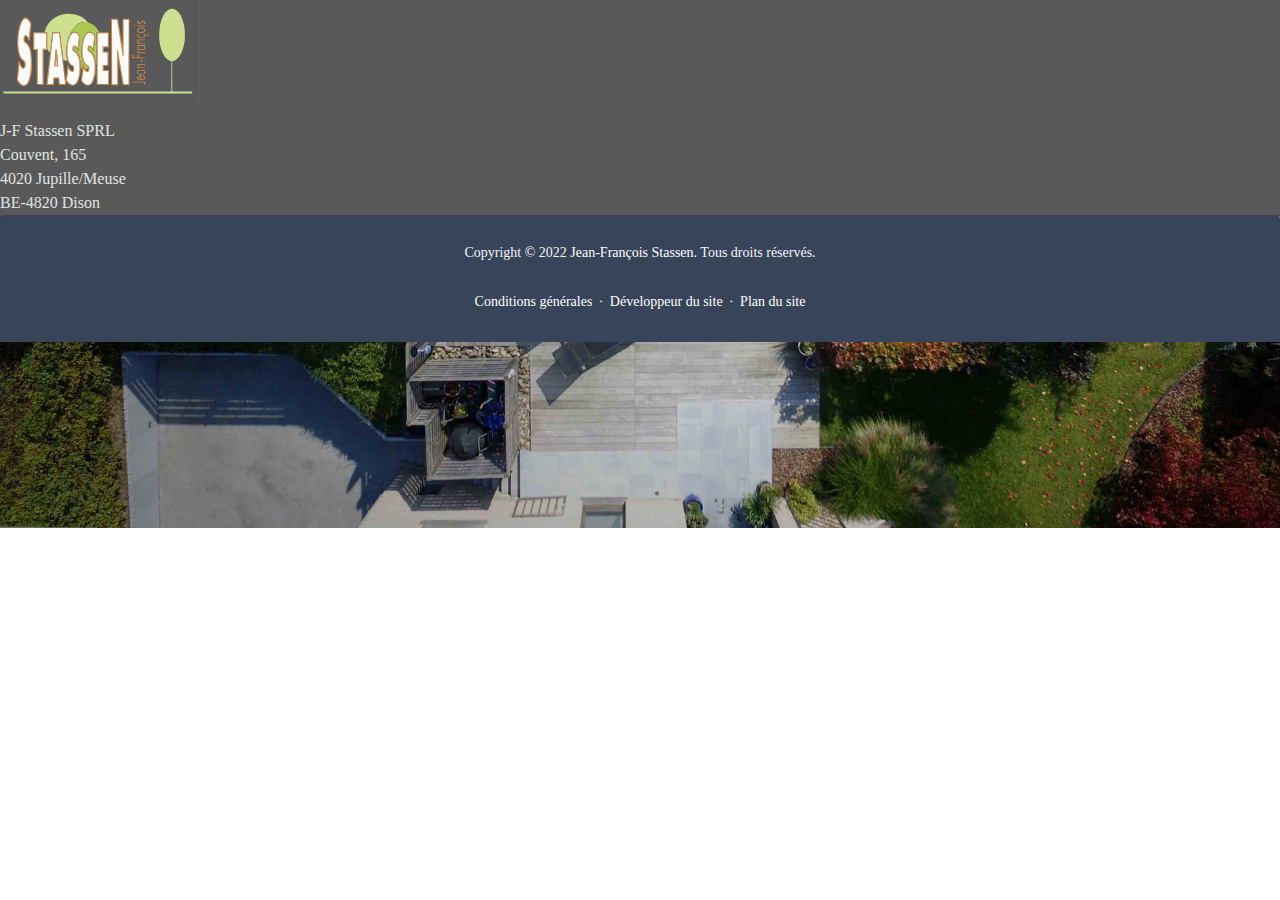
<file: assets/html/contact 2.html>
<!DOCTYPE html>
<html lang="fr-BE">
<head>
    <title>Contact - Jean-François Stassen</title>

    <meta charset="UTF-8">
    <meta name="viewport" content="width=device-width, initial-scale=1.0">
    <meta http-equiv="X-UA-Compatible" content="ie=edge">

    <!-- Feuilles de style css  -->
    <link rel="stylesheet" href="../css/reset.css">
    <link rel="stylesheet" href="../css/base.css">
    <link rel="stylesheet" href="../css/contact.css">

    <!--Micro-data HTML-->
    <!-- Nom du Développeur: Renaud Van Meerbergen -->
    <meta name="author" content="Jean-François Stassen">
    <meta name="title" content="Contact - Jean-François Stassen">
    <meta name="description" content="Contacter la société SPRL J-F.Stassen">
    <meta name="keywords" content="Jean François Stassen, Jf Stassen, Jean François paysagiste, Stassen paysagiste, Jf Stassen paysagiste, entrepreneur Stassen, Stassen projets, Stassen réalisation, paysagiste liège, entrepreneur paysagiste liège, aménagement jardin liège, pisciniste liège, constructeur piscine liège">
    <!--Meta Property-->
    <meta property="og:locale" content="fr_BE">
    <meta property="og:type" content="website">
    <meta property="og:title" content="Jean-François Stassen">
    <meta property="og:site_name" content="Contact - Jean-François Stassen">
    <meta property="og:url" content="https://jf.stassen.be/">
    <meta property="article:modified_time" content="2023-02-02T16:35:14+00:00">
    <meta property="og:description" content="Contacter la société SPRL J-F.Stassen">
</head>
<body>
    <header>
        <h1 itemprop="name" class="hidden">Jean-François Stassen - Page Contact</h1>
        <a href="../../index.html" title="Aller vers le site officiel">
            <img src="../img/logo.svg" alt="Logo de l'entreprise Jean-François Stassen" width="200" height="115">
        </a>
        <h2>J-F Stassen SPRL</h2>
        <div>
            Couvent, 165 <br>
            4020 Jupille/Meuse <br>
            BE-4820 Dison
        </div>
        <div class="scroll-indicator-container">
            <div class="scroll-indicator-bar"></div>
        </div>
    </header>
    <main>

    </main>
    <footer>
        <p>
            Copyright © 2022 <a href="../../index.html" title="Visiter le site de l'entreprise">Jean-François Stassen</a>. Tous
            droits réservés.
        </p>
        <p>
            <a href="#" title="Aller vers les conditions générales du site">Conditions générales</a>
            <span>&nbsp;∙&nbsp;</span>
            <a href="https://renaud-vmb.com" title="Aller vers le site du développeur web">Développeur du site</a>
            <span>&nbsp;∙&nbsp;</span>
            <a href="../img/sitemap.jpg" title="Aller vers le plan du site">Plan du site</a>
        </p>
    </footer>
</body>
</html>
</file>
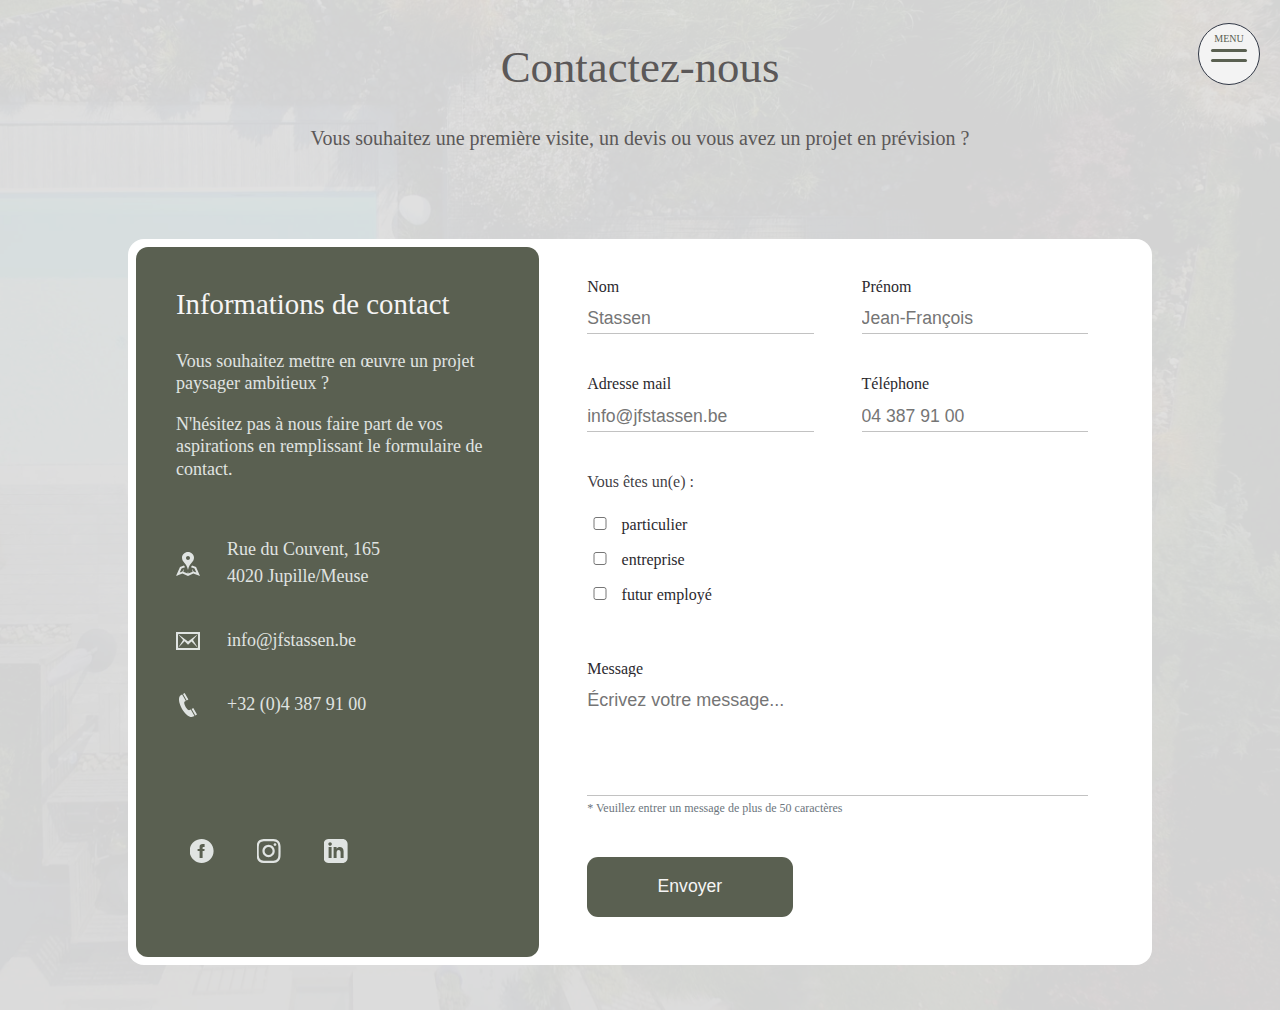
<file: assets/html/contact.html>
<!DOCTYPE html>
<html lang="fr-BE">
<head>
    <title>Contact - Jean-François Stassen</title>

    <meta charset="UTF-8">
    <meta name="viewport" content="width=device-width, initial-scale=1.0">
    <meta http-equiv="X-UA-Compatible" content="ie=edge">

    <!-- Feuilles de style css  -->
    <link rel="stylesheet" href="../css/reset.css">
    <link rel="stylesheet" href="../css/menu.css">
    <link rel="stylesheet" href="../css/contact.css">

    <!--Micro-data HTML-->
    <!-- Nom du Développeur: Renaud Van Meerbergen -->
    <meta name="author" content="Jean-François Stassen">
    <meta name="title" content="Contact - Jean-François Stassen">
    <meta name="description" content="Contacter la société SPRL J-F.Stassen">
    <meta name="keywords" content="Jean François Stassen, Jf Stassen, Jean François paysagiste, Stassen paysagiste, Jf Stassen paysagiste, entrepreneur Stassen, Stassen projets, Stassen réalisation, paysagiste liège, entrepreneur paysagiste liège, aménagement jardin liège, pisciniste liège, constructeur piscine liège">
    <!--Meta Property-->
    <meta property="og:locale" content="fr_BE">
    <meta property="og:type" content="website">
    <meta property="og:title" content="Jean-François Stassen">
    <meta property="og:site_name" content="Contact - Jean-François Stassen">
    <meta property="og:url" content="https://jf.stassen.be/">
    <meta property="article:modified_time" content="2023-02-02T16:35:14+00:00">
    <meta property="og:description" content="Contacter la société SPRL J-F.Stassen">
</head>
<body>
    <header>
        <h1 class="hidden">Contacter l'entreprise</h1>
        <!--  MENU  -->
        <div class="menuButton">
            <label for="ok"></label>
            <input type="checkbox" class="toggler" id="ok">
            <div class="hamburger">
                <div></div>
            </div>
        </div>
        <div class="menu-wrapper" id="menu">
            <div class="menu" role="navigation" itemscope="" itemtype="https://schema.org/SiteNavigationElement">
                <h2 class="hidden">Menu de navigation</h2>
                <div class="menu-all">
                    <div>
                        <ul>
                            <li>
                                <a href="../../index.html" title="Aller voir le site officiel de l'entreprise"
                                   itemprop="url">
                                    <svg xmlns="http://www.w3.org/2000/svg" viewBox="0 0 512 512">
                                        <path d="M256 512c141.4 0 256-114.6 256-256S397.4 0 256 0S0 114.6 0 256S114.6 512 256 512zM369 209L241 337c-9.4 9.4-24.6 9.4-33.9 0l-64-64c-9.4-9.4-9.4-24.6 0-33.9s24.6-9.4 33.9 0l47 47L335 175c9.4-9.4 24.6-9.4 33.9 0s9.4 24.6 0 33.9z"/>
                                    </svg>&nbsp;&nbsp;Jardins</a>
                            </li>
                            <li>
                                <a href="piscine.html" title="Aller voir le site sur les piscines" itemprop="url">
                                    <svg xmlns="http://www.w3.org/2000/svg" viewBox="0 0 576 512">
                                        <path d="M128 127.7C128 74.9 170.9 32 223.7 32c48.3 0 89 36 95 83.9l1 8.2c2.2 17.5-10.2 33.5-27.8 35.7s-33.5-10.2-35.7-27.8l-1-8.2c-2-15.9-15.5-27.8-31.5-27.8c-17.5 0-31.7 14.2-31.7 31.7V224H384V127.7C384 74.9 426.9 32 479.7 32c48.3 0 89 36 95 83.9l1 8.2c2.2 17.5-10.2 33.5-27.8 35.7s-33.5-10.2-35.7-27.8l-1-8.2c-2-15.9-15.5-27.8-31.5-27.8c-17.5 0-31.7 14.2-31.7 31.7V361c-1.6 1-3.3 2-4.8 3.1c-18 12.4-40.1 20.3-59.2 20.3h0V288H192v96.5c-19 0-41.2-7.9-59.1-20.3c-1.6-1.1-3.2-2.2-4.9-3.1V127.7zM306.5 389.9C329 405.4 356.5 416 384 416c26.9 0 55.4-10.8 77.4-26.1l0 0c11.9-8.5 28.1-7.8 39.2 1.7c14.4 11.9 32.5 21 50.6 25.2c17.2 4 27.9 21.2 23.9 38.4s-21.2 27.9-38.4 23.9c-24.5-5.7-44.9-16.5-58.2-25C449.5 469.7 417 480 384 480c-31.9 0-60.6-9.9-80.4-18.9c-5.8-2.7-11.1-5.3-15.6-7.7c-4.5 2.4-9.7 5.1-15.6 7.7c-19.8 9-48.5 18.9-80.4 18.9c-33 0-65.5-10.3-94.5-25.8c-13.4 8.4-33.7 19.3-58.2 25c-17.2 4-34.4-6.7-38.4-23.9s6.7-34.4 23.9-38.4c18.1-4.2 36.2-13.3 50.6-25.2c11.1-9.4 27.3-10.1 39.2-1.7l0 0C136.7 405.2 165.1 416 192 416c27.5 0 55-10.6 77.5-26.1c11.1-7.9 25.9-7.9 37 0z"/>
                                    </svg>&nbsp;&nbsp;Piscines</a>
                            </li>
                            <li>
                                <a href="wellness.html" title="Aller voir le site sur les piscines" itemprop="url">
                                    <svg xmlns="http://www.w3.org/2000/svg" viewBox="0 0 576 512">
                                        <path d="M183.1 235.3c33.7 20.7 62.9 48.1 85.8 80.5c7 9.9 13.4 20.3 19.1 31c5.7-10.8 12.1-21.1 19.1-31c22.9-32.4 52.1-59.8 85.8-80.5C437.6 207.8 490.1 192 546 192h9.9c11.1 0 20.1 9 20.1 20.1C576 360.1 456.1 480 308.1 480H288 267.9C119.9 480 0 360.1 0 212.1C0 201 9 192 20.1 192H30c55.9 0 108.4 15.8 153.1 43.3zM301.5 37.6c15.7 16.9 61.1 71.8 84.4 164.6c-38 21.6-71.4 50.8-97.9 85.6c-26.5-34.8-59.9-63.9-97.9-85.6c23.2-92.8 68.6-147.7 84.4-164.6C278 33.9 282.9 32 288 32s10 1.9 13.5 5.6z"/>
                                    </svg>&nbsp;&nbsp;Wellness</a>
                            </li>
                            <li>
                                <a href="projets.html" title="Voir les projets de l'entreprise" itemprop="url">
                                    <svg xmlns="http://www.w3.org/2000/svg" viewBox="0 0 24 24">
                                        <path d="M13.895 10.623l1.37-2.054c.35-.525 1.06-.667 1.585-.317.524.35.667 1.06.316 1.585l-1.369 2.054c-.35.525-1.06.667-1.585.317s-.667-1.06-.317-1.585zm-1.881-.684c.525.351 1.236.208 1.587-.317l1.383-2.074c.352-.526.209-1.237-.317-1.588-.525-.351-1.236-.208-1.587.318l-1.383 2.074c-.352.526-.21 1.237.317 1.587zm7.007 3.949l-1.212 1.817c-.322.483-.191 1.136.292 1.458s1.136.191 1.458-.292l1.211-1.817c.323-.483.192-1.136-.291-1.458-.483-.322-1.136-.192-1.458.292zm-3.071-.84c-.35.523-.208 1.231.315 1.58.524.349 1.231.208 1.58-.316l1.312-1.968c.35-.524.208-1.231-.316-1.58-.523-.349-1.23-.208-1.579.316l-1.312 1.968zm5.665 10.952c-.609 0-1.22-.232-1.686-.698l-7.022-7.144c1.088-1.203.56-3.279-1.182-3.588l-3.074-.546-1.058-1.058c-.601-.6-1.427-.916-2.273-.871-1.382.074-2.787-.417-3.842-1.472-.986-.987-1.478-2.279-1.478-3.572 0-.56.092-1.12.277-1.655l3.214 3.214c1.253.074 3.192-1.865 3.118-3.119l-3.213-3.214c.535-.185 1.094-.277 1.654-.277 1.293 0 2.586.493 3.572 1.479 1.055 1.055 1.545 2.46 1.472 3.842-.045.846.271 1.674.871 2.273l.027.027c-1.243 2.083.433 3.51 1.806 3.457-.247 1.181 1.017 2.411 2.102 2.411-.269 1.04.536 2.125 1.789 2.371-.505 1.822 2.258 3.767 3.857 1.315l2.756 2.755c.466.466.698 1.076.698 1.686 0 1.316-1.066 2.384-2.385 2.384zm.885-2.5c0-.552-.448-1-1.001-1-.552 0-1 .448-1 1s.448 1 1 1c.553 0 1.001-.448 1.001-1zm-9.631-3.939c-.667-.688-1.701-.739-3.584-.864-.286-.019-.462.165-.485.443l-.458 4.208s2.794 1.888 3.94 2.652c1.064-1.921 2.699-2.037 3.921-3.002l-3.334-3.437zm-1.622-1.692c1.457 0 1.678-2.064.303-2.308-5.171-.919-4.899-.889-5.069-.889-.635 0-1.186.453-1.309 1.078l-.446 3.946c-.061.631.145 1.176.633 1.532.487.354 2.026 1.449 2.026 1.449s.328-2.835.42-3.651c.093-.815.551-1.378 1.424-1.335.092.004 1.859.178 2.018.178z"/>
                                    </svg>&nbsp;&nbsp;Projets</a>
                            </li>
                            <li>
                                <a href="blog/blog.html" title="Aller au blog" itemprop="url">
                                    <svg xmlns="http://www.w3.org/2000/svg" viewBox="0 0 512 512">
                                        <path d="M412 160c-8.326 0-16.3 1.51-23.68 4.27C375.1 151.8 358.9 144 340 144c-11.64 0-22.44 3.223-32.03 8.418l11.12-68.95c.6228-3.874 .9243-7.725 .9243-11.53c0-36.08-28.91-71.95-72.09-71.95c-34.68 0-65.31 25.16-71.03 60.54L173.4 82.22L168.9 72.77c-12.4-25.75-38.07-40.78-64.89-40.78c-40.8 0-72.01 33.28-72.01 72.07c0 10.48 2.296 21.11 7.144 31.18L89.05 238.9C64.64 250.4 48 275.7 48 303.1v80c0 22.06 10.4 43.32 27.83 56.86l45.95 35.74c29.35 22.83 65.98 35.41 103.2 35.41l78.81 .0352C400.9 512 480 432.1 480 335.8v-107.5C480 189.6 447.9 160 412 160zM320 212.3C320 201.1 328.1 192 340 192c11.02 0 20 9.078 20 20.25v55.5C360 278.9 351 288 340 288C328.1 288 320 278.9 320 267.8V212.3zM247.9 47.98c12.05 0 24.13 9.511 24.13 23.98c0 1.277-.1022 2.57-.3134 3.871L248.4 220.5C240.7 217.6 232.4 215.1 223.9 215.1c0 0 .002 0 0 0c-4.475 0-8.967 .4199-13.38 1.254l-10.55 1.627l24.32-150.7C226.2 56.42 236.4 47.98 247.9 47.98zM79.1 104c0-13.27 10.79-24.04 24.02-24.04c8.937 0 17.5 5.023 21.61 13.61l61.29 127.3L137.3 228.5L82.38 114.4C80.76 111.1 79.1 107.5 79.1 104zM303.8 464l-78.81-.0352c-26.56 0-52.72-8.984-73.69-25.3l-45.97-35.75C99.47 398.4 96 391.3 96 383.1v-80c0-11.23 7.969-21.11 17.59-23.22l105.3-16.23C220.6 264.2 222.3 263.1 223.9 263.1c11.91 0 24.09 9.521 24.09 24.06c0 11.04-7.513 20.95-17.17 23.09L172.8 319c-12.03 1.633-20.78 11.92-20.78 23.75c0 20.21 18.82 24.08 23.7 24.08c2.645 0 64.61-8.619 65.54-8.826c23.55-5.227 41.51-22.23 49.73-43.64C303.3 327.5 320.6 336 340 336c8.326 0 16.31-1.51 23.69-4.27C376 344.2 393.1 352 412 352c.1992 0 10.08-.4453 18.65-2.92C423.9 413.5 369.9 464 303.8 464zM432 283.8C432 294.9 423 304 412 304c-11.02 0-20-9.078-20-20.25v-55.5C392 217.1 400.1 208 412 208c11.02 0 20 9.078 20 20.25V283.8z"/>
                                    </svg>&nbsp;&nbsp;Blog</a>
                            </li>
                            <li>
                                <a href="#form" title="Aller au formulaire de contact" itemprop="url">
                                    <svg xmlns="http://www.w3.org/2000/svg" viewBox="0 0 512 512">
                                        <path d="M329.4 9.4c12.5-12.5 32.8-12.5 45.3 0l96 96c12.5 12.5 12.5 32.8 0 45.3l-96 96c-12.5 12.5-32.8 12.5-45.3 0s-12.5-32.8 0-45.3L370.7 160H160c-35.3 0-64 28.7-64 64v32c0 17.7-14.3 32-32 32s-32-14.3-32-32V224C32 153.3 89.3 96 160 96H370.7L329.4 54.6c-12.5-12.5-12.5-32.8 0-45.3zm-96 256c12.5-12.5 32.8-12.5 45.3 0l96 96c12.5 12.5 12.5 32.8 0 45.3l-96 96c-12.5 12.5-32.8 12.5-45.3 0s-12.5-32.8 0-45.3L274.7 416H128c-17.7 0-32 14.3-32 32v32c0 17.7-14.3 32-32 32s-32-14.3-32-32V448c0-53 43-96 96-96H274.7l-41.4-41.4c-12.5-12.5-12.5-32.8 0-45.3z"/>
                                    </svg>&nbsp;&nbsp;Contact</a>
                            </li>
                        </ul>
                    </div>
                </div>
            </div>
        </div>
    </header>
    <section>
        <h2>Contactez-nous</h2>
        <p>
            Vous souhaitez une première visite, un devis ou vous avez un projet en prévision&nbsp;?
        </p>
        <div class="container">
            <div class="contactInfo">
                <h3>Informations de contact</h3>
                <p>
                    Vous souhaitez mettre en œuvre un projet paysager ambitieux&nbsp;?
                </p>
                <p>
                    N'hésitez pas à nous faire part de vos aspirations en remplissant le formulaire de contact.
                </p>
                <ul>
                    <li>
                        <svg xmlns="http://www.w3.org/2000/svg" viewBox="0 0 24 24">
                            <path d="M12 0c-3.148 0-6 2.553-6 5.702 0 4.682 4.783 5.177 6 12.298 1.217-7.121 6-7.616 6-12.298 0-3.149-2.851-5.702-6-5.702zm0 8c-1.105 0-2-.895-2-2s.895-2 2-2 2 .895 2 2-.895 2-2 2zm12 16l-6.707-2.427-5.293 2.427-5.581-2.427-6.419 2.427 4-9 3.96-1.584c.38.516.741 1.08 1.061 1.729l-3.523 1.41-1.725 3.88 2.672-1.01 1.506-2.687-.635 3.044 4.189 1.789.495-2.021.465 2.024 4.15-1.89-.618-3.033 1.572 2.896 2.732.989-1.739-3.978-3.581-1.415c.319-.65.681-1.215 1.062-1.731l4.021 1.588 3.936 9z"/>
                        </svg>
                        <a href="https://goo.gl/maps/waZFXpjtTd6yDSKS6" title="Aller voir le lieu sur Google Maps">
                            Rue du Couvent, 165<br>
                            4020 Jupille/Meuse
                        </a>
                    </li>
                    <li>
                        <svg xmlns="http://www.w3.org/2000/svg" viewBox="0 0 24 24">
                            <path d="M22 5v14h-20v-14h20zm2-2h-24v18h24v-18zm-2 16l-6.526-6.618-3.445 3.483-3.418-3.525-6.611 6.66 5.051-8-5.051-6 10.029 7.446 9.971-7.446-4.998 6.01 4.998 7.99z"/>
                        </svg>
                        <a href="mailto:info@jfstassen.be" title="Envoyer un mail à cette adresse">info@jfstassen.be</a>
                    </li>
                    <li>
                        <svg xmlns="http://www.w3.org/2000/svg" viewBox="0 0 24 24">
                            <path d="M18.48 22.926l-1.193.658c-6.979 3.621-19.082-17.494-12.279-21.484l1.145-.637 3.714 6.467-1.139.632c-2.067 1.245 2.76 9.707 4.879 8.545l1.162-.642 3.711 6.461zm-9.808-22.926l-1.68.975 3.714 6.466 1.681-.975-3.715-6.466zm8.613 14.997l-1.68.975 3.714 6.467 1.681-.975-3.715-6.467z"/>
                        </svg>
                        <a href="tel:+32 4 387 91 00" title="Appeler ce numéro">+32 (0)4 387 91 00</a>
                    </li>
                </ul>
                <div class="social-link">
                    <a href="https://fr-fr.facebook.com/jfstassen.be" title="Aller sur le compte Facebook">
                        <svg xmlns="http://www.w3.org/2000/svg" viewBox="0 0 24 24">
                            <path d="M12 0c-6.627 0-12 5.373-12 12s5.373 12 12 12 12-5.373 12-12-5.373-12-12-12zm3 8h-1.35c-.538 0-.65.221-.65.778v1.222h2l-.209 2h-1.791v7h-3v-7h-2v-2h2v-2.308c0-1.769.931-2.692 3.029-2.692h1.971v3z"/>
                        </svg>
                    </a>
                    <a href="#" title="Aller sur le compte Instagram">
                        <svg xmlns="http://www.w3.org/2000/svg" viewBox="0 0 24 24">
                            <path d="M12 2.163c3.204 0 3.584.012 4.85.07 3.252.148 4.771 1.691 4.919 4.919.058 1.265.069 1.645.069 4.849 0 3.205-.012 3.584-.069 4.849-.149 3.225-1.664 4.771-4.919 4.919-1.266.058-1.644.07-4.85.07-3.204 0-3.584-.012-4.849-.07-3.26-.149-4.771-1.699-4.919-4.92-.058-1.265-.07-1.644-.07-4.849 0-3.204.013-3.583.07-4.849.149-3.227 1.664-4.771 4.919-4.919 1.266-.057 1.645-.069 4.849-.069zm0-2.163c-3.259 0-3.667.014-4.947.072-4.358.2-6.78 2.618-6.98 6.98-.059 1.281-.073 1.689-.073 4.948 0 3.259.014 3.668.072 4.948.2 4.358 2.618 6.78 6.98 6.98 1.281.058 1.689.072 4.948.072 3.259 0 3.668-.014 4.948-.072 4.354-.2 6.782-2.618 6.979-6.98.059-1.28.073-1.689.073-4.948 0-3.259-.014-3.667-.072-4.947-.196-4.354-2.617-6.78-6.979-6.98-1.281-.059-1.69-.073-4.949-.073zm0 5.838c-3.403 0-6.162 2.759-6.162 6.162s2.759 6.163 6.162 6.163 6.162-2.759 6.162-6.163c0-3.403-2.759-6.162-6.162-6.162zm0 10.162c-2.209 0-4-1.79-4-4 0-2.209 1.791-4 4-4s4 1.791 4 4c0 2.21-1.791 4-4 4zm6.406-11.845c-.796 0-1.441.645-1.441 1.44s.645 1.44 1.441 1.44c.795 0 1.439-.645 1.439-1.44s-.644-1.44-1.439-1.44z"/>
                        </svg>
                    </a>
                    <a href="https://be.linkedin.com/in/jean-fran%C3%A7ois-stassen-89a7768b?original_referer=https%3A%2F%2Fwww.google.com%2F"
                       title="Aller sur le compte Linkedin">
                        <svg xmlns="http://www.w3.org/2000/svg" viewBox="0 0 24 24">
                            <path d="M19 0h-14c-2.761 0-5 2.239-5 5v14c0 2.761 2.239 5 5 5h14c2.762 0 5-2.239 5-5v-14c0-2.761-2.238-5-5-5zm-11 19h-3v-11h3v11zm-1.5-12.268c-.966 0-1.75-.79-1.75-1.764s.784-1.764 1.75-1.764 1.75.79 1.75 1.764-.783 1.764-1.75 1.764zm13.5 12.268h-3v-5.604c0-3.368-4-3.113-4 0v5.604h-3v-11h3v1.765c1.396-2.586 7-2.777 7 2.476v6.759z"/>
                        </svg>
                    </a>
                </div>
            </div>
            <div class="contactForm">
                <form id="form" action="https://formsubmit.co/info@jfstassen.be" method="POST">
                    <fieldset>
                        <legend id="legend" class="hidden" aria-hidden="true">Informations de contact</legend>
                        <div class="inputBox nom">
                            <label for="nom" aria-labelledby="legend">Nom</label>
                            <input id="nom" name="nom" type="text" aria-required="true" placeholder="Stassen" aria-describedby="nom-desc"
                                   title="Inscrivez votre nom">
                            <p id="nom-desc" class="hidden">Veuillez entrer votre nom</p>
                        </div>
                        <div class="inputBox prenom">
                            <label for="prenom" aria-labelledby="legend">Prénom</label>
                            <input id="prenom" name="prenom" type="text" aria-required="true" placeholder="Jean-François" aria-describedby="prenom-desc"
                                   title="Inscrivez votre prénom">
                            <p id="prenom-desc" class="hidden">Veuillez entrer votre prénom</p>
                        </div>
                        <div class="inputBox mail">
                            <label for="mail" aria-labelledby="legend">Adresse mail</label>
                            <input id="mail" name="email" type="email" aria-required="true" placeholder="info@jfstassen.be" aria-describedby="mail-desc"
                                   title="Inscrivez votre adresse mail">
                            <p id="mail-desc" class="hidden">Veuillez entrer votre adresse mail</p>
                        </div>
                        <div class="inputBox telephone">
                            <label for="telephone" aria-labelledby="legend">Téléphone</label>
                            <input id="telephone" name="telephone" type="tel" aria-required="true" placeholder="04 387 91 00" aria-describedby="tel-desc"
                                   title="Inscrivez votre numéro de téléphone">
                            <p id="tel-desc" class="hidden">Veuillez entrer votre numéro de téléphone</p>
                        </div>
                    </fieldset>
                    <div class="inputBox">
                        <p aria-labelledby="legend">Vous êtes un(e)&nbsp;:</p>
                        <div>
                            <p>
                                <input type="checkbox" name="particulier" id="particulier" aria-labelledby="particulier-label">
                                <label id="particulier-label" for="particulier">particulier</label>
                            </p>
                            <p>
                                <input type="checkbox" name="entreprise" id="entreprise" aria-labelledby="entreprise-label">
                                <label id="entreprise-label" for="entreprise">entreprise</label>
                            </p>
                            <p>
                                <input type="checkbox" name="employee" id="employee" aria-labelledby="employee-label">
                                <label id="employee-label" for="employee">futur employé</label>
                            </p>
                        </div>
                    </div>
                    <div class="inputBox">
                        <label for="message">Message</label>
                        <textarea id="message" name="message" required="" minlength="50" aria-describedby="message-desc" placeholder="Écrivez votre message..."></textarea>
                        <small id="message-desc">* Veuillez entrer un message de plus de 50 caractères</small>
                    </div>
                    <div class="button-area">
                        <button id="submit-button" type="submit" aria-label="Envoyer">Envoyer</button>
                        <span></span>
                    </div>
                    <input type="hidden" name="_captcha" value="false">
                    <input type="hidden" name="_next" value="https://yourdomain.co/thanks.html">
                </form>
            </div>
        </div>
    </section>
    <script src="../js/menu.js"></script>
    <script src="../js/contact.js"></script>
</body>
</html>
</file>
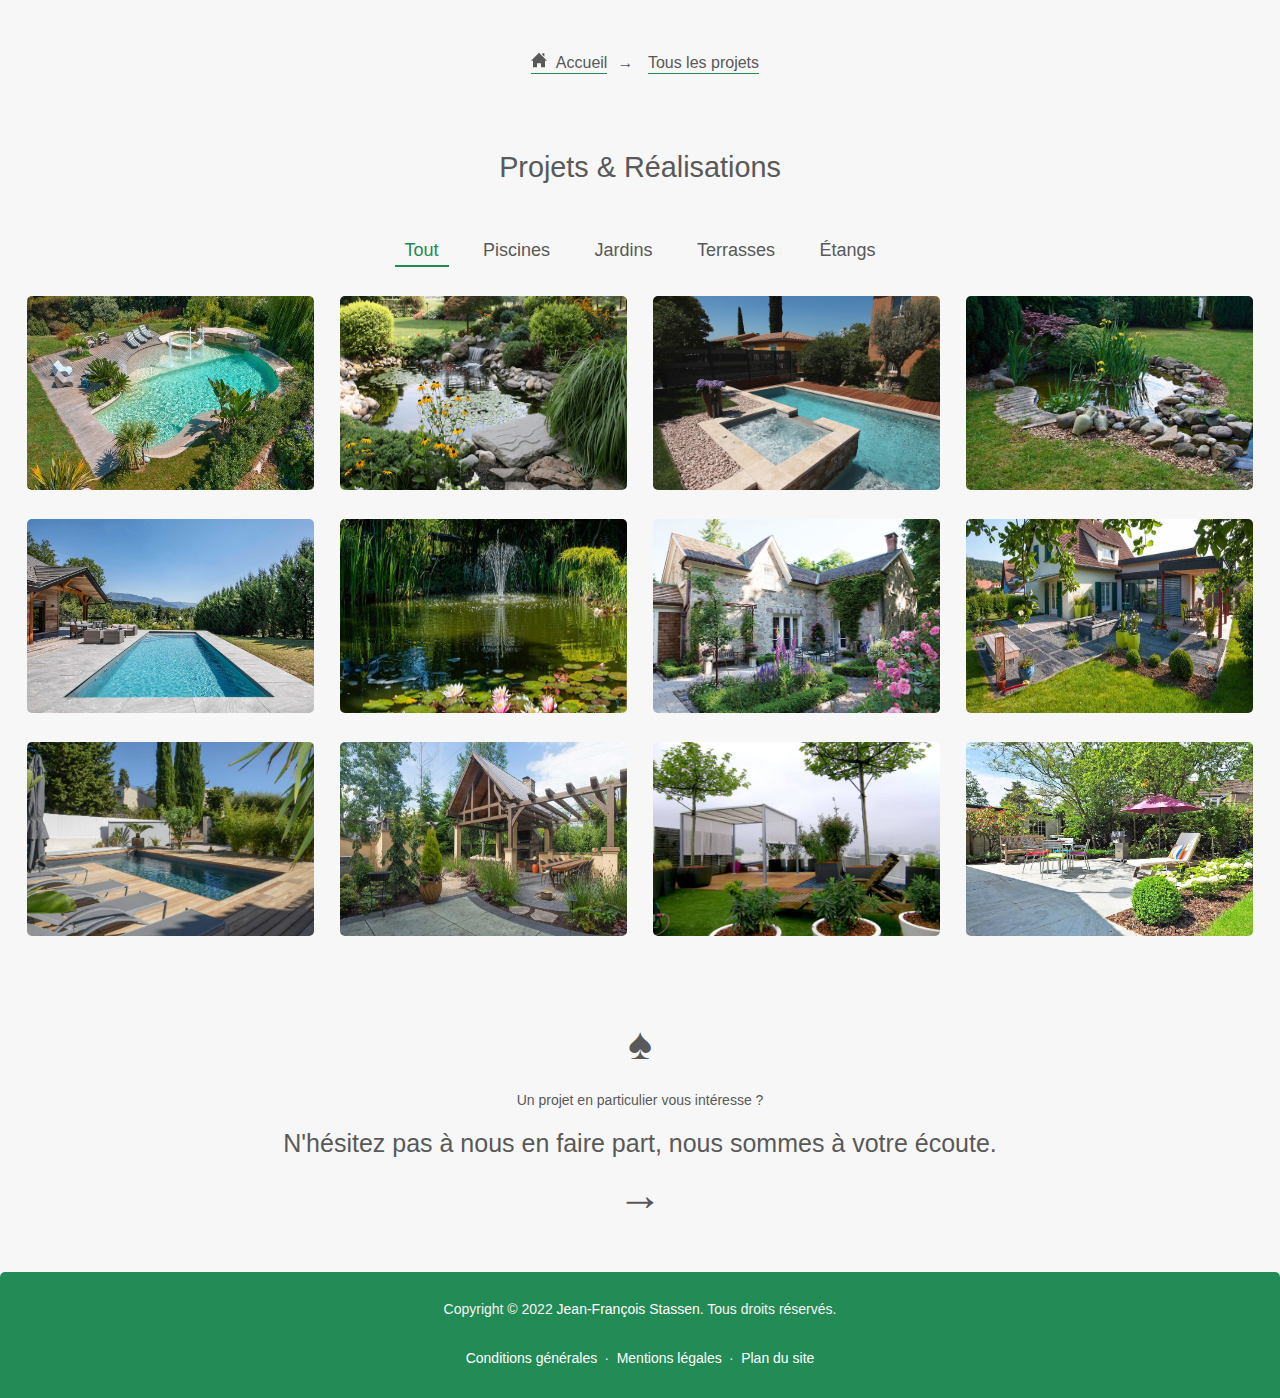
<file: assets/html/projets.html>
<!DOCTYPE html>
<html lang="fr-BE">
<head>

    <title>Projets - Jean-François Stassen</title>

    <meta charset="UTF-8">
    <meta name="viewport" content="width=device-width, initial-scale=1.0">
    <meta http-equiv="X-UA-Compatible" content="ie=edge">

    <!-- Feuilles de style css  -->
    <link rel="stylesheet" href="../css/reset.css">
    <link rel="stylesheet" href="../css/projets.css">

    <!--Micro-data HTML-->
    <!-- Nom du Développeur: Renaud Van Meerbergen -->
    <meta name="author" content="Jean-François Stassen">
    <meta name="title" content="Jean-François Stassen - Projets">
    <meta name="description" content="Découvrez tous les derniers projets réalisés par la société SPRL J-F.Stassen">
    <meta name="keywords" content="Jean François Stassen, Jf Stassen, Jean François paysagiste, Stassen paysagiste, Jf Stassen paysagiste, entrepreneur Stassen, Stassen projets, Stassen réalisation, paysagiste liège, entrepreneur paysagiste liège, aménagement jardin liège, pisciniste liège, constructeur piscine liège">
    <!--Meta Property-->
    <meta property="og:locale" content="fr_BE">
    <meta property="og:type" content="website">
    <meta property="og:title" content="Jean-François Stassen">
    <meta property="og:site_name" content="Projets - Jean-François Stassen">
    <meta property="og:url" content="https://jf.stassen.be/">
    <meta property="article:modified_time" content="2022-08-14T16:35:14+00:00">
    <meta property="og:description" content="Découvrez tous les derniers projets réalisés par la société SPRL J-F.Stassen">
</head>
<body>
    <h1 class="hidden">Projets & Réalisations</h1>
    <header>
        <!--FIL D'ARIANE-->
        <ul class="arianne">
            <li><a href="../../index.html" class="fil-ariane" title="Aller à l'accueil"><svg xmlns="http://www.w3.org/2000/svg" viewBox="0 0 24 24">
                <path d="M21 13v10h-6v-6h-6v6h-6v-10h-3l12-12 12 12h-3zm-1-5.907v-5.093h-3v2.093l3 3z"/>
            </svg>&nbsp;&nbsp;Accueil</a></li>
            <li><a href="projets.html" class="fil-ariane">Tous les projets</a></li>
        </ul>
    </header>
    <main class="projets-recent">
        <h1>Projets & Réalisations</h1>
        <section class="projects">
            <div class="tabs">
                <div role="tablist" aria-label="Sample Tabs">
                    <button role="tab" aria-selected="true" aria-controls="panel-1" id="tab-1" tabindex="0" class="active">
                        Tout
                    </button>
                    <button role="tab" aria-selected="false" aria-controls="panel-2" id="tab-2" tabindex="-1">
                        Piscines
                    </button>
                    <button role="tab" aria-selected="false" aria-controls="panel-3" id="tab-3" tabindex="-1">
                        Jardins
                    </button>
                    <button role="tab" aria-selected="false" aria-controls="panel-4" id="tab-4" tabindex="-1">
                        Terrasses
                    </button>
                    <button role="tab" aria-selected="false" aria-controls="panel-5" id="tab-5" tabindex="-1">
                        Étangs
                    </button>
                </div>
                <div id="panel-1" role="tabpanel" tabindex="0" aria-labelledby="tab-1">
                    <ul class="cards">
                        <li><img src="../img/all-projets/piscine-1.jpg" alt="" width="640" height="360"> </li>
                        <li><img src="../img/all-projets/etangs-1.jpeg" alt="" width="750" height="410"></li>
                        <li><img src="../img/all-projets/piscine-2.jpg" alt="" width="1440" height="960"></li>
                        <li><img src="../img/all-projets/etangs-2.jpeg" alt="" width="1500" height="1125"></li>
                        <li><img src="../img/all-projets/piscine-3.jpg" alt="" width="2100" height="1382"></li>
                        <li><img src="../img/all-projets/etangs-3.jpeg" alt="" width="1920" height="820"></li>
                        <li><img src="../img/all-projets/jardin-1.jpeg" alt="" width="620" height="413"></li>
                        <li><img src="../img/all-projets/jardin-2.jpeg" alt="" width="1024" height="533"></li>
                        <li><img src="../img/all-projets/terrasse-1.jpg" alt="" width="1600" height="1067"></li>
                        <li><img src="../img/all-projets/terrasse-2.jpg" alt="" width="960" height="540"></li>
                        <li><img src="../img/all-projets/terrasse-3.jpg" alt="" width="640" height="480"></li>
                        <li><img src="../img/all-projets/jardin-3.jpeg" alt="" width="960" height="637"></li>
                    </ul>
                </div>
                <div id="panel-2" role="tabpanel" tabindex="0" aria-labelledby="tab-2" hidden>
                   <ul class="cards">
                       <li><img src="../img/all-projets/piscine-1.jpg" alt="" width="640" height="360"> </li>
                       <li><img src="../img/all-projets/piscine-2.jpg" alt="" width="1440" height="960"></li>
                       <li><img src="../img/all-projets/piscine-3.jpg" alt="" width="2100" height="1382"></li>
                   </ul>
                </div>
                <div id="panel-3" role="tabpanel" tabindex="0" aria-labelledby="tab-3" hidden>
                    <ul class="cards">
                        <li><img src="../img/all-projets/jardin-1.jpeg" alt="" width="620" height="413"></li>
                        <li><img src="../img/all-projets/jardin-2.jpeg" alt="" width="1024" height="533"></li>
                        <li><img src="../img/all-projets/jardin-3.jpeg" alt="" width="960" height="637"></li>
                    </ul>
                </div>
                <div id="panel-4" role="tabpanel" tabindex="0" aria-labelledby="tab-4" hidden>
                    <ul class="cards">
                        <li><img src="../img/all-projets/terrasse-1.jpg" alt="" width="1600" height="1067"></li>
                        <li><img src="../img/all-projets/terrasse-2.jpg" alt="" width="960" height="540"></li>
                        <li><img src="../img/all-projets/terrasse-3.jpg" alt="" width="640" height="480"></li>
                    </ul>
                </div>
                <div id="panel-5" role="tabpanel" tabindex="0" aria-labelledby="tab-5" hidden>
                    <ul class="cards">
                        <li><img src="../img/all-projets/etangs-1.jpeg" alt="" width="750" height="410"></li>
                        <li><img src="../img/all-projets/etangs-2.jpeg" alt="" width="1500" height="1125"></li>
                        <li><img src="../img/all-projets/etangs-3.jpeg" alt="" width="1920" height="820"></li>
                    </ul>
                </div>
            </div>
        </section>
        <div class="cta">
            <a href="contact.html" title="Aller vers la page de contact">
                <span>&#9824;</span>
                <p>
                    Un projet en particulier vous intéresse&nbsp;?
                </p>
                <p>
                    N'hésitez pas à nous en faire part, nous sommes à votre écoute.
                </p>
                <span>→</span>
            </a>
        </div>
    </main>
    <footer>
        <p>
            Copyright © 2022 <a href="../../index.html" title="Visiter le site de l'entreprise">Jean-François Stassen</a>. Tous droits réservés.
        </p>
        <p>
            <a href="#" title="Aller vers les conditions générales du site">Conditions générales</a>
            <span>&nbsp;∙&nbsp;</span>
            <a href="#" title="Aller vers les mentions légales">Mentions légales</a>
            <span>&nbsp;∙&nbsp;</span>
            <a href="#" title="Aller vers le plan du site">Plan du site</a>
        </p>
        <a class="back-to-top" href="#"></a>
    </footer>
    <script src="../js/projets.js"></script>
</body>
</html>
</file>
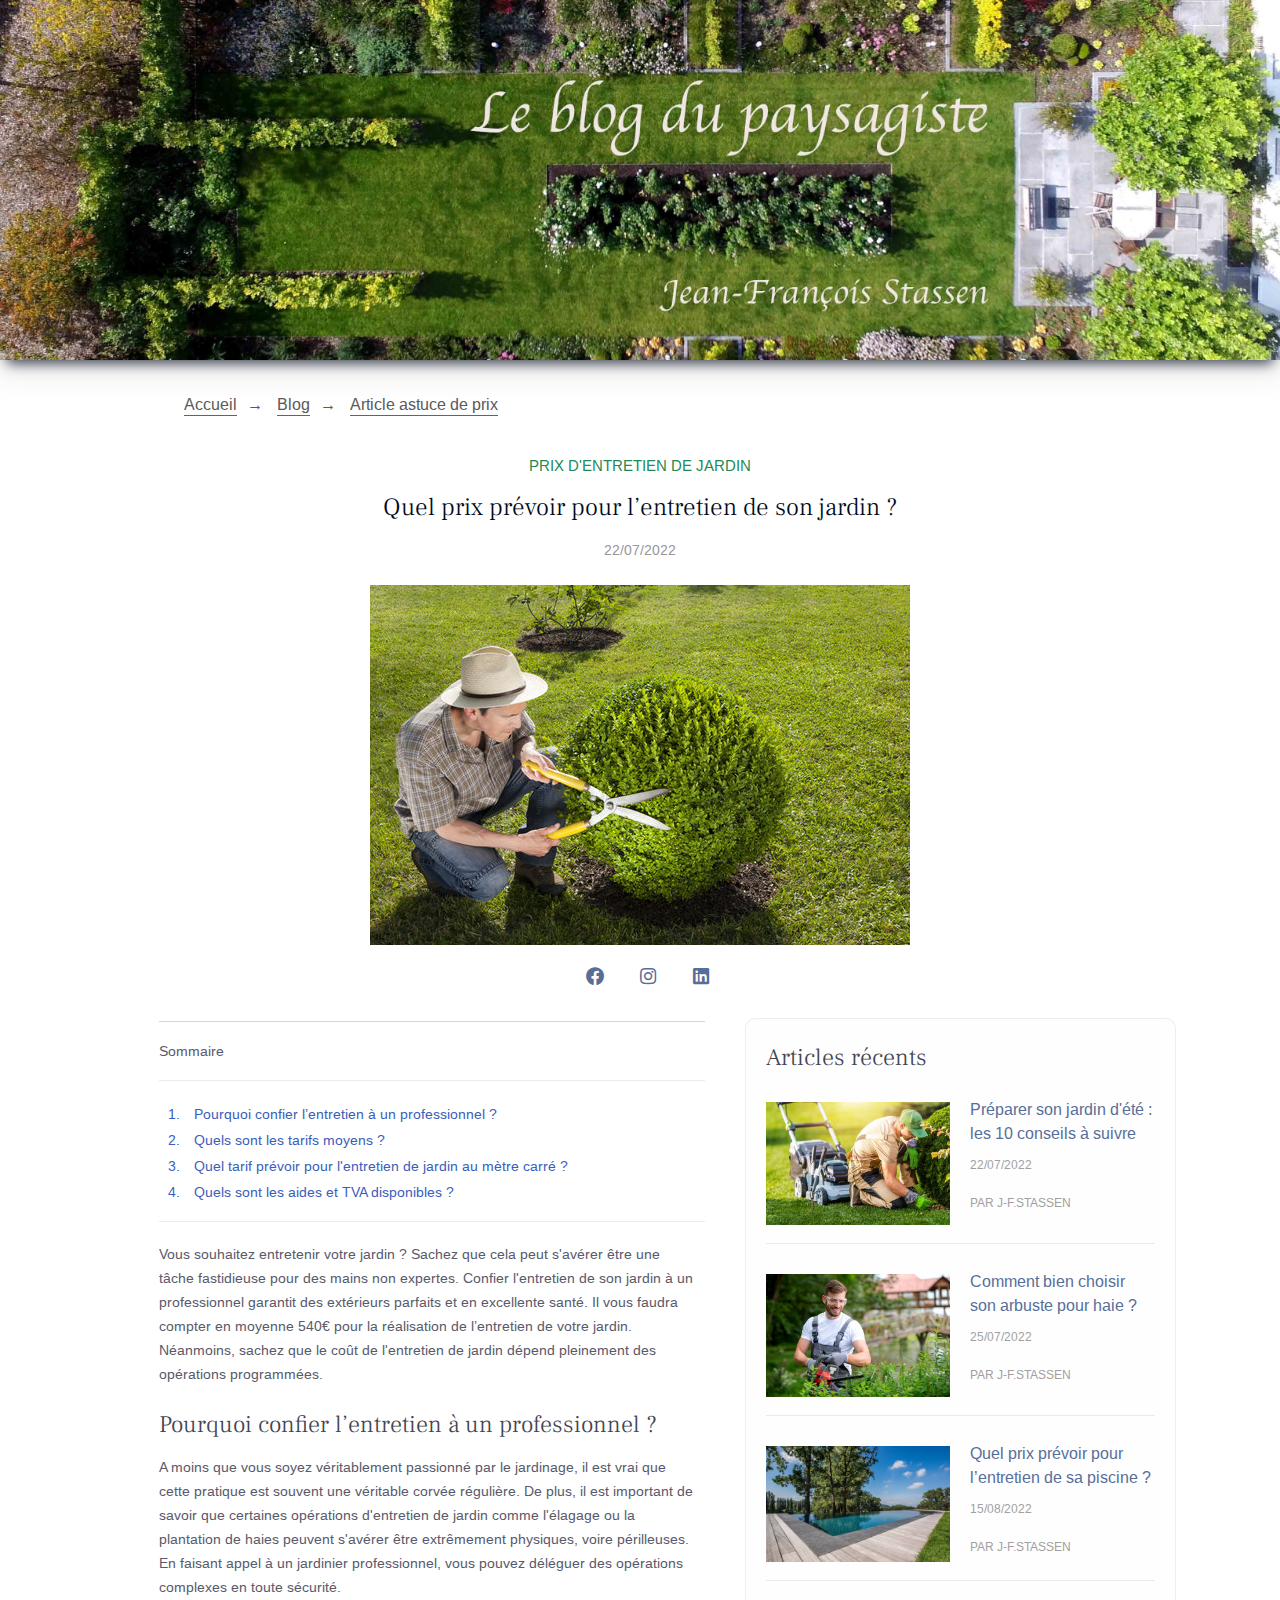
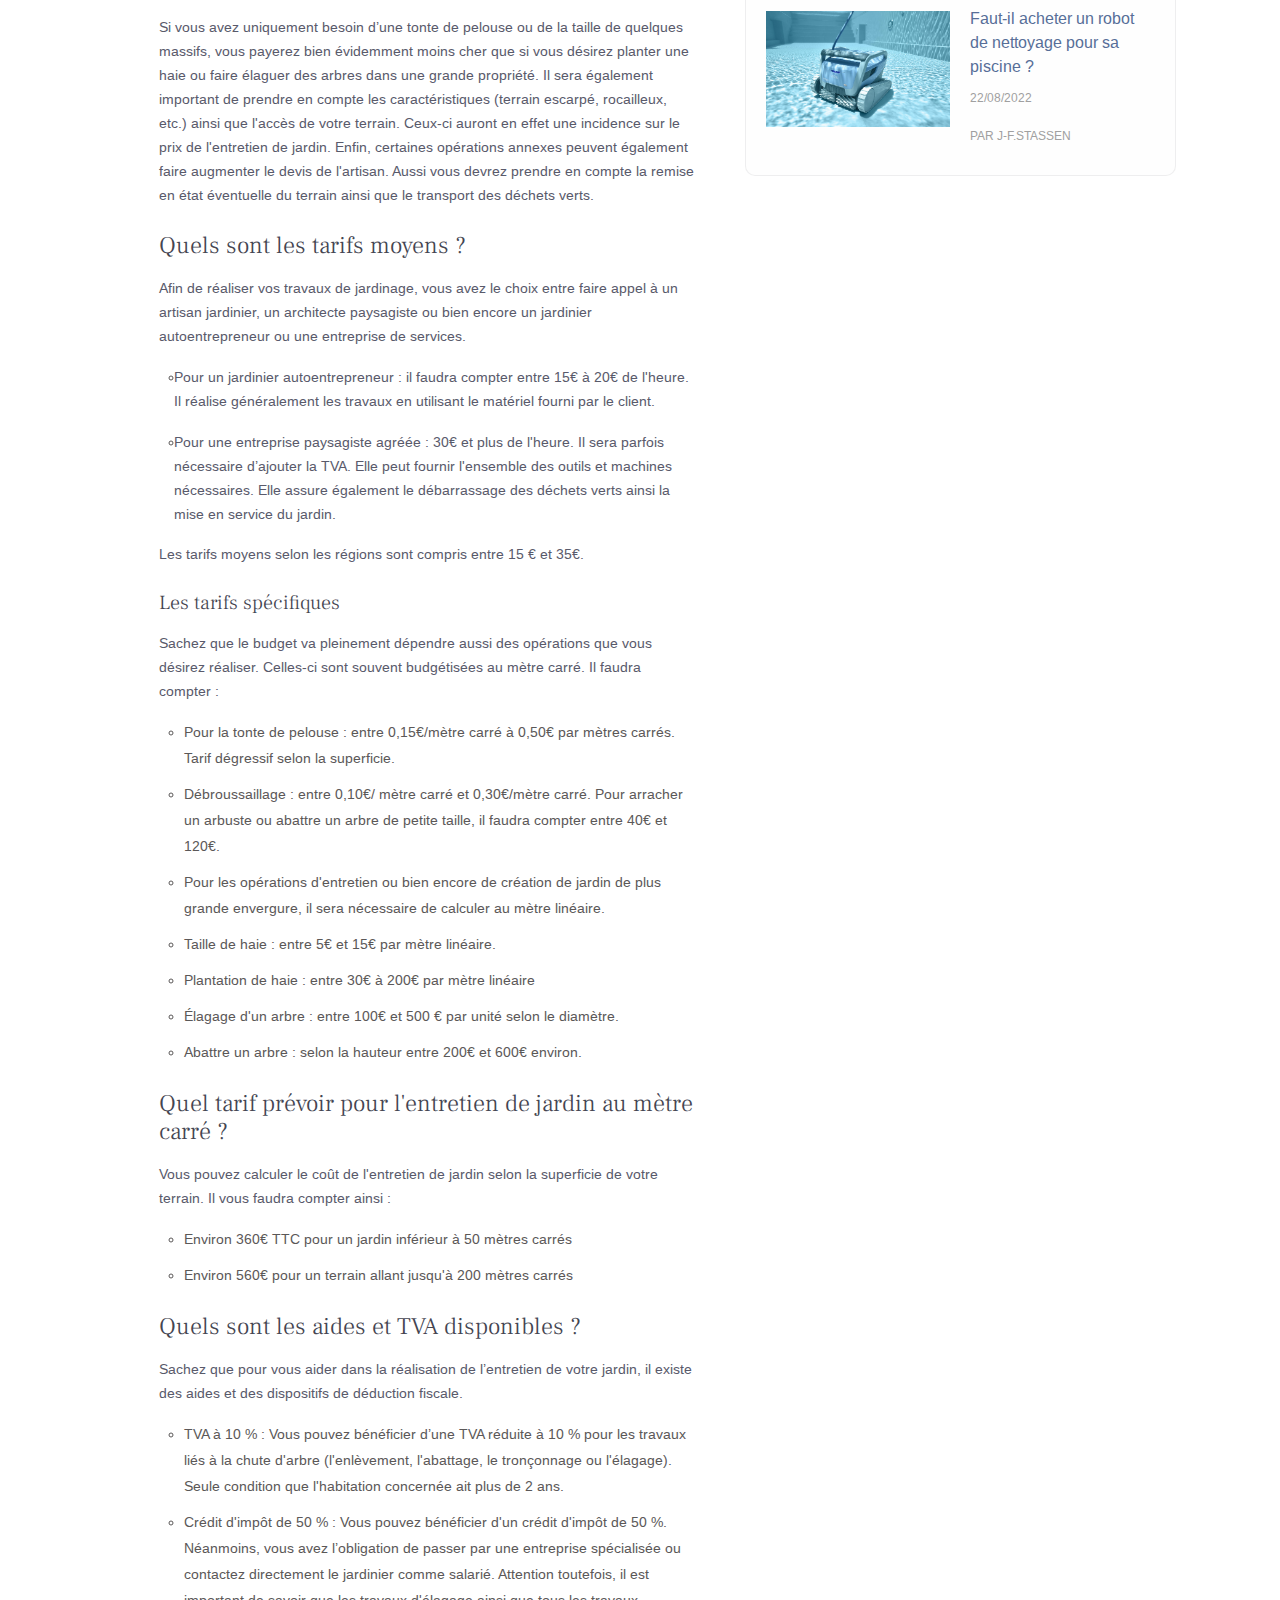
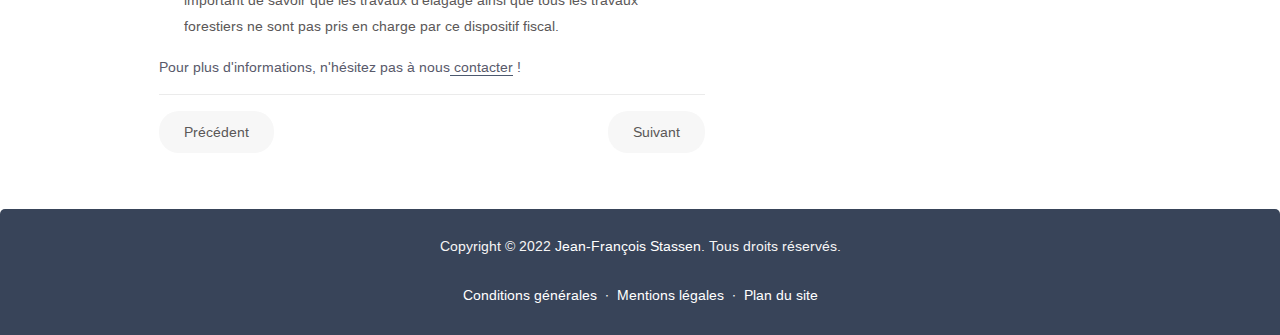
<file: assets/html/blog/article_1.html>
<!DOCTYPE html>
<html lang="fr-BE">
  <head>
    <meta charset="UTF-8">
    <meta name="viewport" content="width=device-width, initial-scale=1.0">
    <meta http-equiv="X-UA-Compatible" content="ie=edge">

    <!-- Feuilles de style css  -->
    <link rel="stylesheet" href="../../css/reset.css">
    <link rel="stylesheet" href="../../css/article-blog.css">

    <!-- Font awesome - google bibliothèque  -->
    <link rel="stylesheet" href="https://cdnjs.cloudflare.com/ajax/libs/font-awesome/5.15.4/css/all.min.css">
    <link rel="preconnect" href="https://fonts.googleapis.com">
    <link rel="preconnect" href="https://fonts.gstatic.com" crossorigin>
    <link href="https://fonts.googleapis.com/css2?family=Arimo:wght@400;500;600;700&family=Frank+Ruhl+Libre:wght@300;400;500;700;900&family=Source+Sans+Pro:wght@200;300;400;600;700;900&display=swap" rel="stylesheet">

    <!--Micro-data HTML-->
    <!-- Nom du Développeur: Renaud Van Meerbergen -->
    <meta name="author" content="Jean-François Stassen">
    <meta name="title" content="Quel prix prévoir pour l’entretien de son jardin ?">
    <meta name="description" content="Bienvenue sur mon blog, je rédige quelques fois des articles pour aider mes clients à prendre soins de leur jardin, piscine,...">
    <meta name="keywords" content="Jean François Stassen, Jf Stassen, Jean François paysagiste, Stassen paysagiste, Jf Stassen paysagiste, entrepreneur Stassen, Stassen blog, Stassen article, paysagiste liège, entrepreneur paysagiste liège, aménagement jardin liège, pisciniste liège, constructeur piscine liège">
    <!--Meta Property-->
    <meta property="og:locale" content="fr_BE">
    <meta property="og:type" content="website">
    <meta property="og:title" content="Quel prix prévoir pour l’entretien de son jardin ?">
    <meta property="og:site_name" content="Jean-François Stassen - Blog">
    <meta property="og:url" content="https://jf.stassen.be/">
    <meta property="article:modified_time" content="2022-07-22T16:35:14+00:00">
    <meta property="og:description" content="Bienvenue sur mon blog, je rédige quelques fois des articles pour aider mes clients à prendre soins de leur jardin, piscine,...">

    <title>Quel prix prévoir pour l’entretien de son jardin ?</title>
  </head>
  <body>
    <header>
      <h1 class="hidden">Jean-François Stassen - Blog</h1>
      <div class="scroll-indicator-container">
        <div class="scroll-indicator-bar"></div>
      </div>
    </header>
    <main>
      <!--FIL D'ARIANE-->
      <ul class="arianne">
        <li><a href="../../../index.html" class="fil-ariane">Accueil</a></li>
        <li><a href="#" class="fil-ariane">Blog</a></li>
        <li><a href="#" class="fil-ariane">Article astuce de prix</a></li>
      </ul>
      <article>
        <p class="blog-category">Prix d'entretien de jardin</p>
        <h1>Quel prix prévoir pour l’entretien de son jardin&nbsp;?</h1>
        <time datetime="2022-07-22">22/07/2022</time>
        <img src="../../img/blog/blog-1.jpg" alt="photo d'un jardinier">
        <ul class="social-media">
          <li class="social-icon">
            <a href="https://fr-fr.facebook.com/jfstassen.be" title="Aller sur le compte Facebook"><i class="fab fa-facebook"></i></a>
          </li>
          <li class="social-icon">
            <a href="#" title="Aller sur le compte Instagram"><i class="fab fa-instagram"></i></a>
          </li>
          <li class="social-icon">
            <a href="#" title="Aller sur le compte Linkedin"><i class="fab fa-linkedin"></i></a>
          </li>
        </ul>
        <div class="grid-992px">
          <section>
            <p class="sommaire">
              Sommaire
            </p>
            <ol class="first">
              <li><a href="#ancre-1">Pourquoi confier l’entretien à un professionnel&nbsp;?</a></li>
              <li><a href="#ancre-2">Quels sont les tarifs moyens&nbsp;?</a></li>
              <li><a href="#ancre-3">Quel tarif prévoir pour l'entretien de jardin au mètre carré&nbsp;?</a></li>
              <li><a href="#ancre-4">Quels sont les aides et TVA disponibles&nbsp;?</a></li>
            </ol>
            <p>
              Vous souhaitez entretenir votre jardin ? Sachez que cela peut s'avérer être une tâche fastidieuse
              pour des mains non expertes. Confier l'entretien de son jardin à un professionnel garantit des
              extérieurs parfaits et en excellente santé. Il vous faudra compter en moyenne 540€ pour la réalisation
              de l’entretien de votre jardin. Néanmoins, sachez que le coût de l'entretien de jardin dépend pleinement
              des opérations programmées.
            </p>
            <h2 id="ancre-1">Pourquoi confier l’entretien à un professionnel&nbsp;?</h2>
            <p>
              A moins que vous soyez véritablement passionné par le jardinage, il est vrai que cette pratique est souvent
              une véritable corvée régulière. De plus, il est important de savoir que certaines opérations d'entretien de
              jardin comme l'élagage ou la plantation de haies peuvent s'avérer être extrêmement physiques, voire périlleuses.
              En faisant appel à un jardinier professionnel, vous pouvez déléguer des opérations complexes en toute sécurité.
            </p>
            <p>
              Si vous avez uniquement besoin d’une tonte de pelouse ou de la taille de quelques massifs, vous payerez bien évidemment
              moins cher que si vous désirez planter une haie ou faire élaguer des arbres dans une grande propriété. Il sera également
              important de prendre en compte les caractéristiques (terrain escarpé, rocailleux, etc.) ainsi que l'accès de votre terrain.
              Ceux-ci auront en effet une incidence sur le prix de l'entretien de jardin. Enfin, certaines opérations annexes peuvent
              également faire augmenter le devis de l'artisan. Aussi vous devrez prendre en compte la remise en état éventuelle du
              terrain ainsi que le transport des déchets verts.
            </p>
            <h2 id="ancre-2">Quels sont les tarifs moyens&nbsp;?</h2>
            <p>
              Afin de réaliser vos travaux de jardinage, vous avez le choix entre faire appel à un artisan jardinier, un architecte
              paysagiste ou bien encore un jardinier autoentrepreneur ou une entreprise de services.
            </p>
            <ul>
              <li>
                <p>
                  Pour un jardinier autoentrepreneur : il faudra compter entre 15€ à 20€ de l'heure. Il réalise généralement
                  les travaux en utilisant le matériel fourni par le client.
                </p>
              </li>
              <li>
                <p>
                  Pour une entreprise paysagiste agréée : 30€ et plus de l'heure. Il sera parfois nécessaire d’ajouter la TVA.
                  Elle peut fournir l'ensemble des outils et machines nécessaires. Elle assure également le débarrassage des déchets
                  verts ainsi la mise en service du jardin.
                </p>
              </li>
            </ul>
            <p>
              Les tarifs moyens selon les régions sont compris entre 15 € et 35€.
            </p>
            <h3>Les tarifs spécifiques</h3>
            <p>
              Sachez que le budget va pleinement dépendre aussi des opérations que vous désirez réaliser.
              Celles-ci sont souvent budgétisées au mètre carré. Il faudra compter&nbsp;:
            </p>
            <ul>
              <li>
                Pour la tonte de pelouse : entre 0,15€/mètre carré à 0,50€ par mètres carrés. Tarif dégressif selon la superficie.
              </li>
              <li>
                Débroussaillage : entre 0,10€/ mètre carré et 0,30€/mètre carré. Pour arracher un arbuste ou abattre un arbre de petite taille,
                il faudra compter entre 40€ et 120€.
              </li>
              <li>
                Pour les opérations d'entretien ou bien encore de création de jardin de plus grande envergure, il sera nécessaire de calculer
                au mètre linéaire.
              </li>
              <li>
                Taille de haie : entre 5€ et 15€ par mètre linéaire.
              </li>
              <li>
                Plantation de haie : entre 30€ à 200€ par mètre linéaire
              </li>
              <li>
                Élagage d'un arbre : entre 100€ et 500 € par unité selon le diamètre.
              </li>
              <li>
                Abattre un arbre : selon la hauteur entre 200€ et 600€ environ.
              </li>
            </ul>
            <h2 id="ancre-3">Quel tarif prévoir pour l'entretien de jardin au mètre carré&nbsp;?</h2>
            <p>
              Vous pouvez calculer le coût de l'entretien de jardin selon la superficie de votre terrain. Il vous faudra compter ainsi&nbsp;:
            </p>
            <ul>
              <li>
                Environ 360€ TTC pour un jardin inférieur à 50 mètres carrés
              </li>
              <li>
                Environ 560€ pour un terrain allant jusqu'à 200 mètres carrés
              </li>
            </ul>
            <h2 id="ancre-4">Quels sont les aides et TVA disponibles&nbsp;?</h2>
            <p>
              Sachez que pour vous aider dans la réalisation de l’entretien de votre jardin,
              il existe des aides et des dispositifs de déduction fiscale.
            </p>
            <ul>
              <li>
                TVA à 10 % : Vous pouvez bénéficier d’une TVA réduite à 10 % pour les travaux liés à la chute d'arbre
                (l'enlèvement, l'abattage, le tronçonnage ou l'élagage). Seule condition que l'habitation concernée ait plus de 2 ans.
              </li>
              <li>
                Crédit d'impôt de 50 % : Vous pouvez bénéficier d'un crédit d'impôt de 50 %. Néanmoins, vous avez l’obligation de passer
                par une entreprise spécialisée ou contactez directement le jardinier comme salarié. Attention toutefois, il est important
                de savoir que les travaux d'élagage ainsi que tous les travaux forestiers ne sont pas pris en charge par ce dispositif fiscal.
              </li>
            </ul>
            <p class="last">
              Pour plus d'informations, n'hésitez pas à nous<a href="../contact.html" title="Aller vers la page de contact"> contacter</a>&nbsp;!
            </p>
            <ul class="nav-article">
              <li><a href="article_2.html" title="Lire aussi l'article précédent">Précédent</a></li>
              <li><a href="article_3.html" title="Lire aussi l'article suivant">Suivant</a></li>
            </ul>
          </section>
          <section class="articles-autres">
            <h2>Articles récents<span class="barre-deco"></span></h2>
            <div class="article-grid">
              <div class="article-recent">
                <a href="article_2.html"><img src="../../img/blog/blog-2.jpg" alt=""></a>
                <div>
                  <a href="article_2.html">Préparer son jardin d'été : les 10 conseils à suivre</a>
                  <time datetime="2022-07-22">22/07/2022</time>
                  <p>Par J-F.Stassen</p>
                </div>
              </div>
              <div class="article-recent">
                <a href="article_3.html"><img src="../../img/blog/blog-3.jpg" alt=""></a>
                <div>
                  <a href="article_3.html">Comment bien choisir son arbuste pour haie&nbsp;?</a>
                  <time datetime="2022-07-25">25/07/2022</time>
                  <p>Par J-F.Stassen</p>
                </div>
              </div>
              <div class="article-recent">
                <a href="article_4.html"><img src="../../img/blog/blog-piscine-1.jpeg" alt=""></a>
                <div>
                  <a href="article_4.html">Quel prix prévoir pour l’entretien de sa piscine&nbsp;?</a>
                  <time datetime="2022-08-15">15/08/2022</time>
                  <p>Par J-F.Stassen</p>
                </div>
              </div>
              <div class="article-recent">
                <a href="article_5.html"><img src="../../img/blog/blog-piscine-2.jpg" alt=""></a>
                <div>
                  <a href="article_5.html">Faut-il acheter un robot de nettoyage pour sa piscine&nbsp;?</a>
                  <time datetime="2022-08-22">22/08/2022</time>
                  <p>Par J-F.Stassen</p>
                </div>
              </div>
            </div>
          </section>
        </div>
      </article>
    </main>
    <footer>
      <p>
        Copyright © 2022 <a href="../../../index.html" title="Visiter le site officiel">Jean-François Stassen</a>. Tous droits réservés.
      </p>
      <p>
        <a href="#" title="Aller vers les conditions générales du site">Conditions générales</a>
        <span>&nbsp;∙&nbsp;</span>
        <a href="#" title="Aller vers les mentions légales">Mentions légales</a>
        <span>&nbsp;∙&nbsp;</span>
        <a href="#" title="Aller vers le plan du site">Plan du site</a>
      </p>
      <a class="back-to-top" href="#"></a>
    </footer>
    <script>
      window.addEventListener("scroll", () => {
        const indicatorBar = document.querySelector(".scroll-indicator-bar");

        const pageScroll = document.body.scrollTop || document.documentElement.scrollTop;
        const height = document.documentElement.scrollHeight - document.documentElement.clientHeight;
        const scrollValue = (pageScroll / height) * 100;

        indicatorBar.style.width = scrollValue + "%";
      });
    </script>
  </body>
</html>
</file>
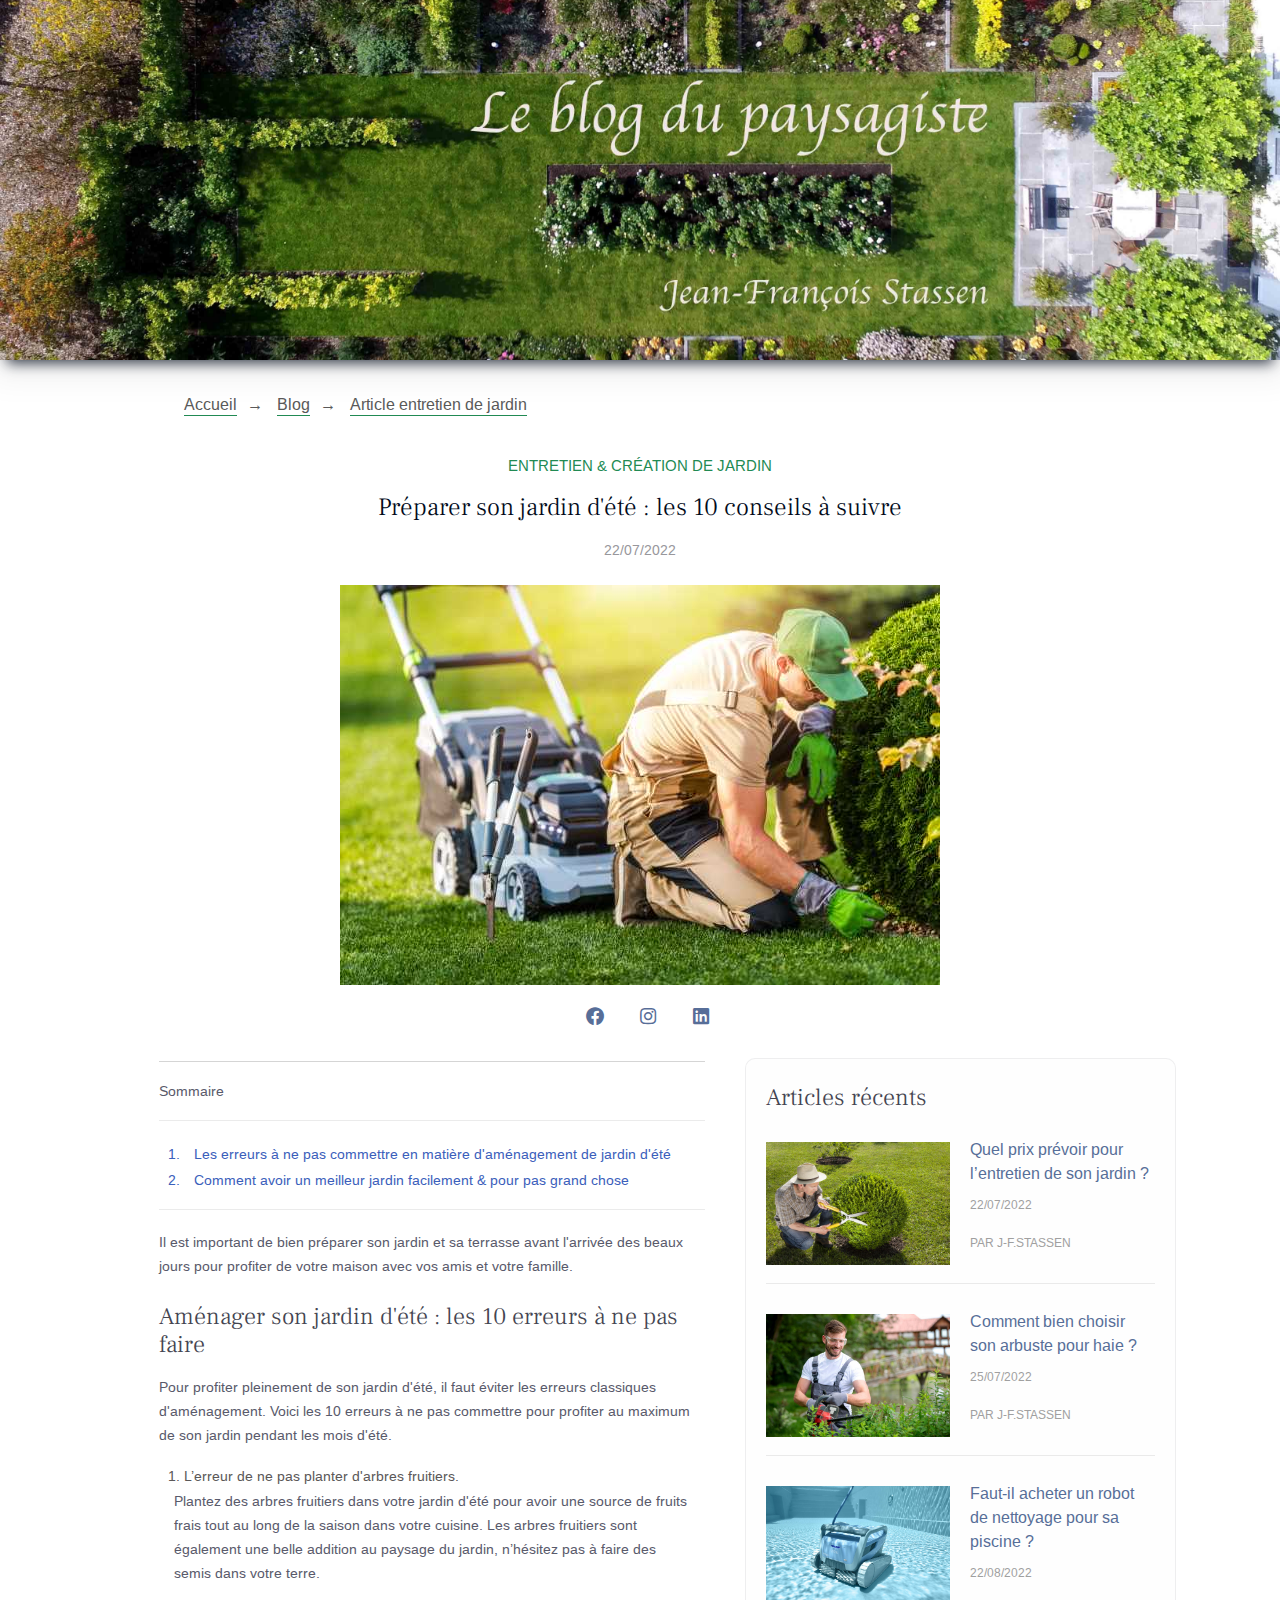
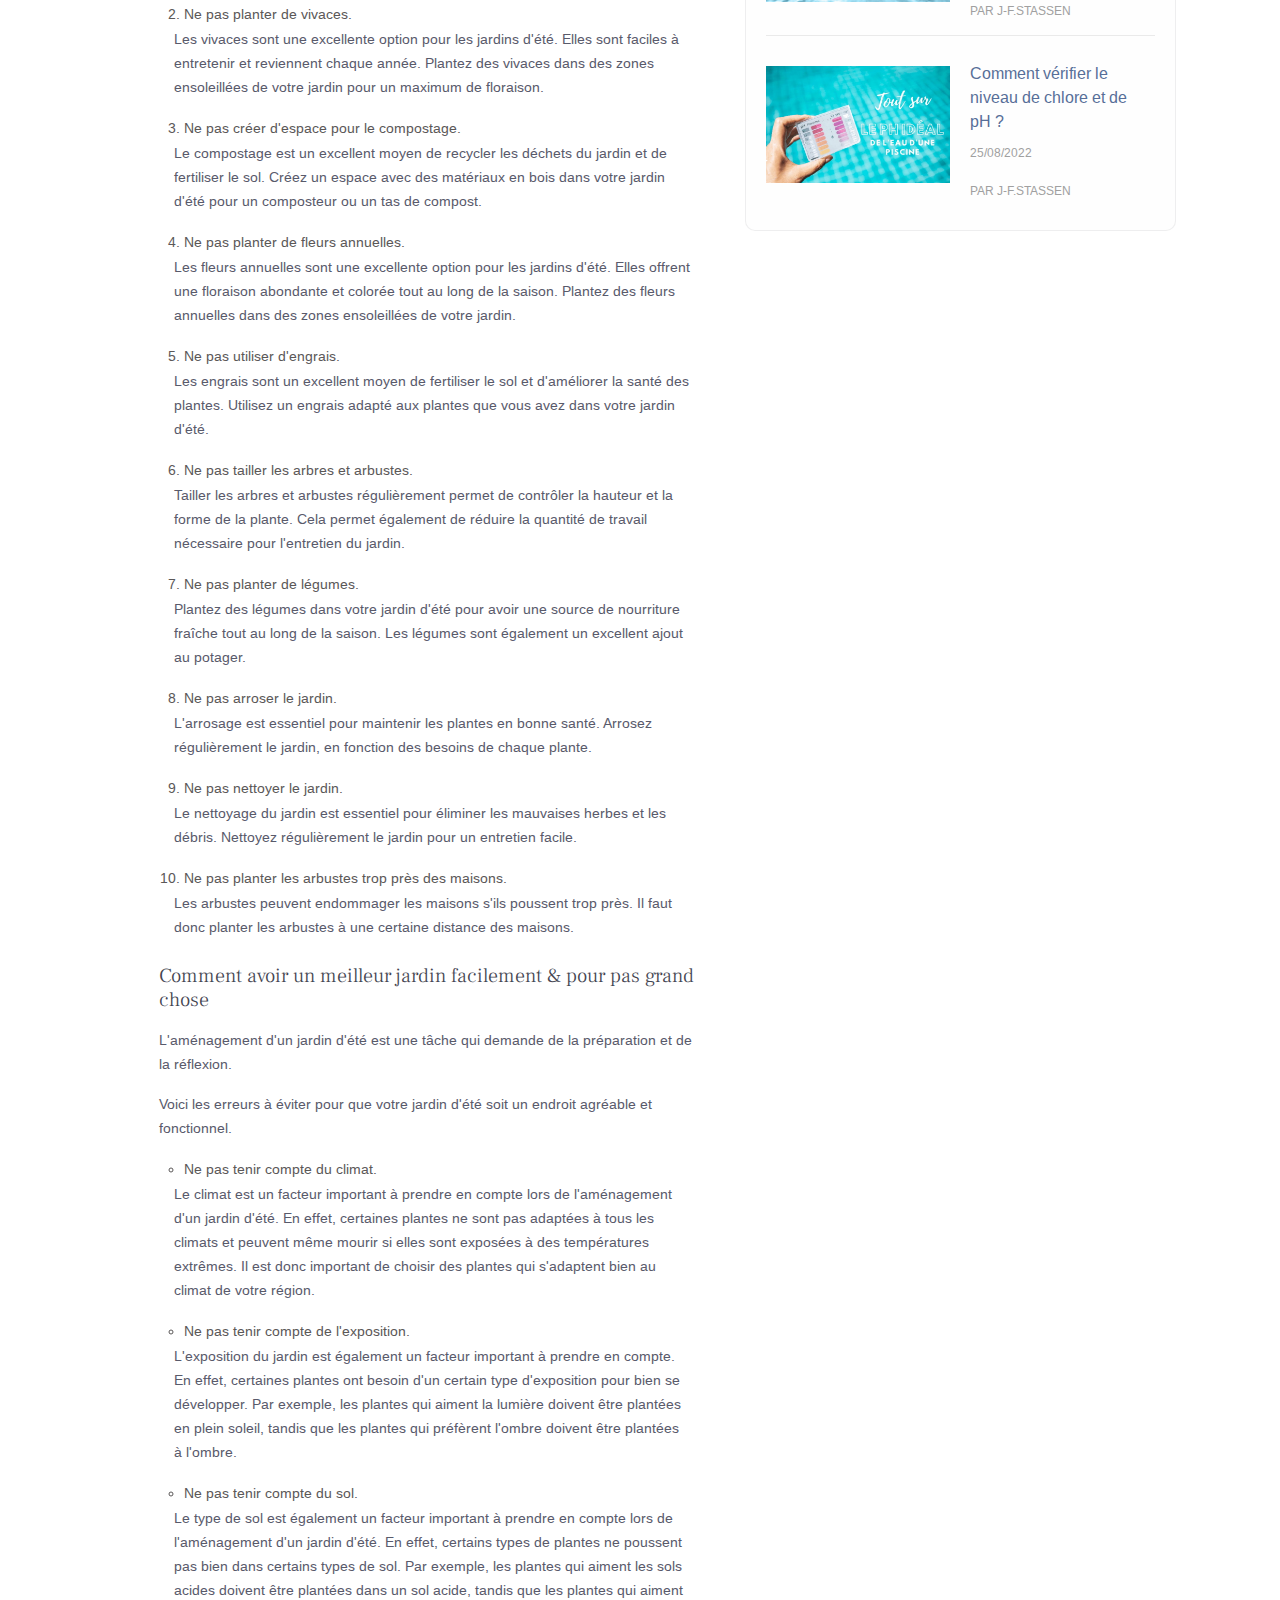
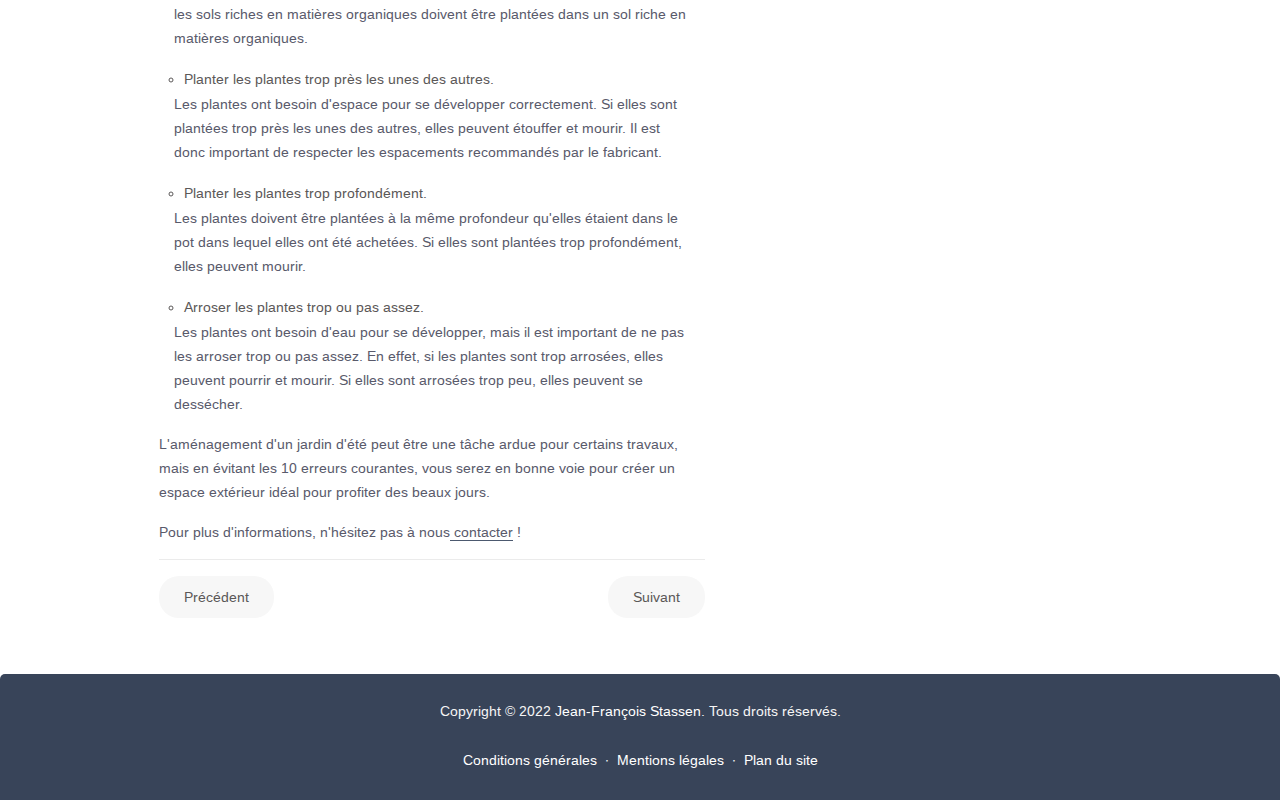
<file: assets/html/blog/article_2.html>
<!DOCTYPE html>
<html lang="fr-BE">
    <head>
        <meta charset="UTF-8">
        <meta name="viewport" content="width=device-width, initial-scale=1.0">
        <meta http-equiv="X-UA-Compatible" content="ie=edge">

        <!-- Feuilles de style css  -->
        <link rel="stylesheet" href="../../css/reset.css">
        <link rel="stylesheet" href="../../css/article-blog.css">

        <!-- Font awesome - google bibliothèque  -->
        <link rel="stylesheet" href="https://cdnjs.cloudflare.com/ajax/libs/font-awesome/5.15.4/css/all.min.css">
        <link rel="preconnect" href="https://fonts.googleapis.com">
        <link rel="preconnect" href="https://fonts.gstatic.com" crossorigin>
        <link href="https://fonts.googleapis.com/css2?family=Arimo:wght@400;500;600;700&family=Frank+Ruhl+Libre:wght@300;400;500;700;900&family=Source+Sans+Pro:wght@200;300;400;600;700;900&display=swap" rel="stylesheet">

        <!--Micro-data HTML-->
        <!-- Nom du Développeur: Renaud Van Meerbergen -->
        <meta name="author" content="Jean-François Stassen">
        <meta name="title" content="Préparer son jardin d'été : les 10 conseils à suivre">
        <meta name="description" content="Bienvenue sur mon blog, je rédige quelques fois des articles pour aider mes clients à prendre soins de leur jardin, piscine,...">
        <meta name="keywords" content="Jean François Stassen, Jf Stassen, Jean François paysagiste, Stassen paysagiste, Jf Stassen paysagiste, entrepreneur Stassen, Stassen blog, Stassen article, paysagiste liège, entrepreneur paysagiste liège, aménagement jardin liège, pisciniste liège, constructeur piscine liège">
        <!--Meta Property-->
        <meta property="og:locale" content="fr_BE">
        <meta property="og:type" content="website">
        <meta property="og:title" content="Préparer son jardin d'été : les 10 conseils à suivre">
        <meta property="og:site_name" content="Jean-François Stassen - Blog">
        <meta property="og:url" content="https://jf.stassen.be/">
        <meta property="article:modified_time" content="2022-07-22T16:35:14+00:00">
        <meta property="og:description" content="Bienvenue sur mon blog, je rédige quelques fois des articles pour aider mes clients à prendre soins de leur jardin, piscine,...">

        <title>Préparer son jardin d'été : les 10 conseils à suivre</title>
    </head>
    <body>
        <header>
            <h1 class="hidden">Jean-François Stassen - Blog</h1>
            <div class="scroll-indicator-container">
                <div class="scroll-indicator-bar"></div>
            </div>
        </header>
        <main>
            <!--FIL D'ARIANE-->
            <ul class="arianne">
                <li><a href="../../../index.html" class="fil-ariane">Accueil</a></li>
                <li><a href="#" class="fil-ariane">Blog</a></li>
                <li><a href="#" class="fil-ariane">Article entretien de jardin</a></li>
            </ul>
            <article>
                <p class="blog-category">Entretien & création de jardin</p>
                <h1>Préparer son jardin d'été : les 10 conseils à suivre</h1>
                <time datetime="2022-07-22">22/07/2022</time>
                <img src="../../img/blog/blog-2.jpg" alt="photo d'un jardinier">
                <ul class="social-media">
                    <li class="social-icon">
                        <a href="https://fr-fr.facebook.com/jfstassen.be" title="Aller sur le compte Facebook"><i class="fab fa-facebook"></i></a>
                    </li>
                    <li class="social-icon">
                        <a href="#" title="Aller sur le compte Instagram"><i class="fab fa-instagram"></i></a>
                    </li>
                    <li class="social-icon">
                        <a href="#" title="Aller sur le compte Linkedin"><i class="fab fa-linkedin"></i></a>
                    </li>
                </ul>
                <div class="grid-992px">
                    <section>
                        <p class="sommaire">
                            Sommaire
                        </p>
                        <ol class="first">
                            <li><a href="#ancre-1">Les erreurs à ne pas commettre en matière d'aménagement de jardin d'été</a></li>
                            <li><a href="#ancre-2">Comment avoir un meilleur jardin facilement & pour pas grand chose</a></li>
                        </ol>
                        <p>
                            Il est important de bien préparer son jardin et sa terrasse avant l'arrivée des beaux jours
                            pour profiter de votre maison avec vos amis et votre famille.
                        </p>
                        <h2 id="ancre-1">Aménager son jardin d'été : les 10 erreurs à ne pas faire</h2>
                        <p>
                            Pour profiter pleinement de son jardin d'été, il faut éviter les erreurs classiques d'aménagement.
                            Voici les 10 erreurs à ne pas commettre pour profiter au maximum de son jardin pendant les mois d'été.
                        </p>
                        <ol class="second">
                            <li>
                                L’erreur de ne pas planter d'arbres fruitiers.
                                <p>
                                    Plantez des arbres fruitiers dans votre jardin d'été pour avoir une source de fruits frais tout
                                    au long de la saison dans votre cuisine. Les arbres fruitiers sont également une belle addition
                                    au paysage du jardin, n’hésitez pas à faire des semis dans votre terre.
                                </p>
                            </li>
                            <li>
                                Ne pas planter de vivaces.
                                <p>
                                    Les vivaces sont une excellente option pour les jardins d'été. Elles sont faciles à entretenir
                                    et reviennent chaque année. Plantez des vivaces dans des zones ensoleillées de votre jardin pour
                                    un maximum de floraison.
                                </p>
                            </li>
                            <li>
                                Ne pas créer d'espace pour le compostage.
                                <p>
                                    Le compostage est un excellent moyen de recycler les déchets du jardin et de fertiliser le sol.
                                    Créez un espace avec des matériaux en bois dans votre jardin d'été pour un composteur ou un tas de compost.
                                </p>
                            </li>
                            <li>
                                Ne pas planter de fleurs annuelles.
                                <p>
                                    Les fleurs annuelles sont une excellente option pour les jardins d'été. Elles offrent une floraison abondante
                                    et colorée tout au long de la saison. Plantez des fleurs annuelles dans des zones ensoleillées de votre jardin.
                                </p>
                            </li>
                            <li>
                                Ne pas utiliser d'engrais.
                                <p>
                                    Les engrais sont un excellent moyen de fertiliser le sol et d'améliorer la santé des plantes. Utilisez un engrais
                                    adapté aux plantes que vous avez dans votre jardin d'été.
                                </p>
                            </li>
                            <li>
                                Ne pas tailler les arbres et arbustes.
                                <p>
                                    Tailler les arbres et arbustes régulièrement permet de contrôler la hauteur et la forme de la plante. Cela permet
                                    également de réduire la quantité de travail nécessaire pour l'entretien du jardin.
                                </p>
                            </li>
                            <li>
                                Ne pas planter de légumes.
                                <p>
                                    Plantez des légumes dans votre jardin d'été pour avoir une source de nourriture fraîche tout au long de la saison.
                                    Les légumes sont également un excellent ajout au potager.
                                </p>
                            </li>
                            <li>
                                Ne pas arroser le jardin.
                                <p>
                                    L'arrosage est essentiel pour maintenir les plantes en bonne santé. Arrosez régulièrement le jardin, en fonction
                                    des besoins de chaque plante.
                                </p>
                            </li>
                            <li>
                                Ne pas nettoyer le jardin.
                                <p>
                                    Le nettoyage du jardin est essentiel pour éliminer les mauvaises herbes et les débris. Nettoyez régulièrement
                                    le jardin pour un entretien facile.
                                </p>
                            </li>
                            <li>
                                Ne pas planter les arbustes trop près des maisons.
                                <p>
                                    Les arbustes peuvent endommager les maisons s'ils poussent trop près. Il faut donc planter les arbustes à une
                                    certaine distance des maisons.
                                </p>
                            </li>
                        </ol>
                        <h3 id="ancre-2">Comment avoir un meilleur jardin facilement & pour pas grand chose</h3>
                        <p>
                            L'aménagement d'un jardin d'été est une tâche qui demande de la préparation et de la réflexion.
                        </p>
                        <p>
                            Voici les erreurs à éviter pour que votre jardin d'été soit un endroit agréable et fonctionnel.
                        </p>
                        <ul>
                            <li>
                                Ne pas tenir compte du climat.
                                <p>
                                    Le climat est un facteur important à prendre en compte lors de l'aménagement d'un jardin d'été. En effet, certaines plantes ne sont pas adaptées à tous les climats et peuvent même mourir si elles sont exposées à des températures extrêmes. Il est donc important de choisir des plantes qui s'adaptent bien au climat de votre région.
                                </p>
                            </li>
                            <li>
                                Ne pas tenir compte de l'exposition.
                                <p>
                                    L'exposition du jardin est également un facteur important à prendre en compte. En effet, certaines plantes ont besoin d'un certain type d'exposition pour bien se développer. Par exemple, les plantes qui aiment la lumière doivent être plantées en plein soleil, tandis que les plantes qui préfèrent l'ombre doivent être plantées à l'ombre.
                                </p>
                            </li>
                            <li>
                                Ne pas tenir compte du sol.
                                <p>
                                    Le type de sol est également un facteur important à prendre en compte lors de l'aménagement d'un jardin d'été. En effet, certains types de plantes ne poussent pas bien dans certains types de sol. Par exemple, les plantes qui aiment les sols acides doivent être plantées dans un sol acide, tandis que les plantes qui aiment les sols riches en matières organiques doivent être plantées dans un sol riche en matières organiques.
                                </p>
                            </li>
                            <li>
                                Planter les plantes trop près les unes des autres.
                                <p>
                                    Les plantes ont besoin d'espace pour se développer correctement. Si elles sont plantées trop près les unes des autres, elles peuvent étouffer et mourir. Il est donc important de respecter les espacements recommandés par le fabricant.
                                </p>
                            </li>
                            <li>
                                Planter les plantes trop profondément.
                                <p>
                                    Les plantes doivent être plantées à la même profondeur qu'elles étaient dans le pot dans lequel elles ont été achetées. Si elles sont plantées trop profondément, elles peuvent mourir.
                                </p>
                            </li>
                            <li>
                                Arroser les plantes trop ou pas assez.
                                <p>
                                    Les plantes ont besoin d'eau pour se développer, mais il est important de ne pas les arroser trop ou pas assez. En effet, si les plantes sont trop arrosées, elles peuvent pourrir et mourir. Si elles sont arrosées trop peu, elles peuvent se dessécher.
                                </p>
                            </li>
                        </ul>
                        <p>
                            L'aménagement d'un jardin d'été peut être une tâche ardue pour certains travaux, mais en évitant les 10 erreurs courantes, vous serez en bonne voie pour créer un espace extérieur idéal pour profiter des beaux jours.
                        </p>
                        <p class="last">
                            Pour plus d'informations, n'hésitez pas à nous<a href="../contact.html" title="Aller vers la page de contact"> contacter</a>&nbsp;!
                        </p>
                        <ul class="nav-article">
                            <li><a href="article_1.html" title="Lire aussi l'article précédent">Précédent</a></li>
                            <li><a href="article_3.html" title="Lire aussi l'article suivant">Suivant</a></li>
                        </ul>
                    </section>
                    <section class="articles-autres">
                        <h2>Articles récents<span class="barre-deco"></span></h2>
                        <div class="article-grid">
                            <div class="article-recent">
                                <a href="article_1.html"><img src="../../img/blog/blog-1.jpg" alt=""></a>
                                <div>
                                    <a href="article_1.html">Quel prix prévoir pour l’entretien de son jardin&nbsp;?</a>
                                    <time datetime="2022-07-22">22/07/2022</time>
                                    <p>Par J-F.Stassen</p>
                                </div>
                            </div>
                            <div class="article-recent">
                                <a href="article_3.html"><img src="../../img/blog/blog-3.jpg" alt=""></a>
                                <div>
                                    <a href="article_3.html">Comment bien choisir son arbuste pour haie&nbsp;?</a>
                                    <time datetime="2022-07-25">25/07/2022</time>
                                    <p>Par J-F.Stassen</p>
                                </div>
                            </div>
                            <div class="article-recent">
                                <a href="article_4.html"><img src="../../img/blog/blog-piscine-2.jpg" alt=""></a>
                                <div>
                                    <a href="article_4.html">Faut-il acheter un robot de nettoyage pour sa piscine&nbsp;?</a>
                                    <time datetime="2022-08-22">22/08/2022</time>
                                    <p>Par J-F.Stassen</p>
                                </div>
                            </div>
                            <div class="article-recent">
                                <a href="article_5.html"><img src="../../img/blog/blog-piscine-3.jpg" alt=""></a>
                                <div>
                                    <a href="article_5.html">Comment vérifier le niveau de chlore et de pH&nbsp;?</a>
                                    <time datetime="2022-08-25">25/08/2022</time>
                                    <p>Par J-F.Stassen</p>
                                </div>
                            </div>
                        </div>
                    </section>
                </div>
            </article>
        </main>
        <footer>
            <p>
                Copyright © 2022 <a href="../../../index.html" title="Visiter le site officiel">Jean-François Stassen</a>. Tous droits réservés.
            </p>
            <p>
                <a href="#" title="Aller vers les conditions générales du site">Conditions générales</a>
                <span>&nbsp;∙&nbsp;</span>
                <a href="#" title="Aller vers les mentions légales">Mentions légales</a>
                <span>&nbsp;∙&nbsp;</span>
                <a href="#" title="Aller vers le plan du site">Plan du site</a>
            </p>
            <a class="back-to-top" href="#"></a>
        </footer>
        <script>
            window.addEventListener("scroll", () => {
                const indicatorBar = document.querySelector(".scroll-indicator-bar");

                const pageScroll = document.body.scrollTop || document.documentElement.scrollTop;
                const height = document.documentElement.scrollHeight - document.documentElement.clientHeight;
                const scrollValue = (pageScroll / height) * 100;

                indicatorBar.style.width = scrollValue + "%";
            });
        </script>
    </body>
</html>
</file>
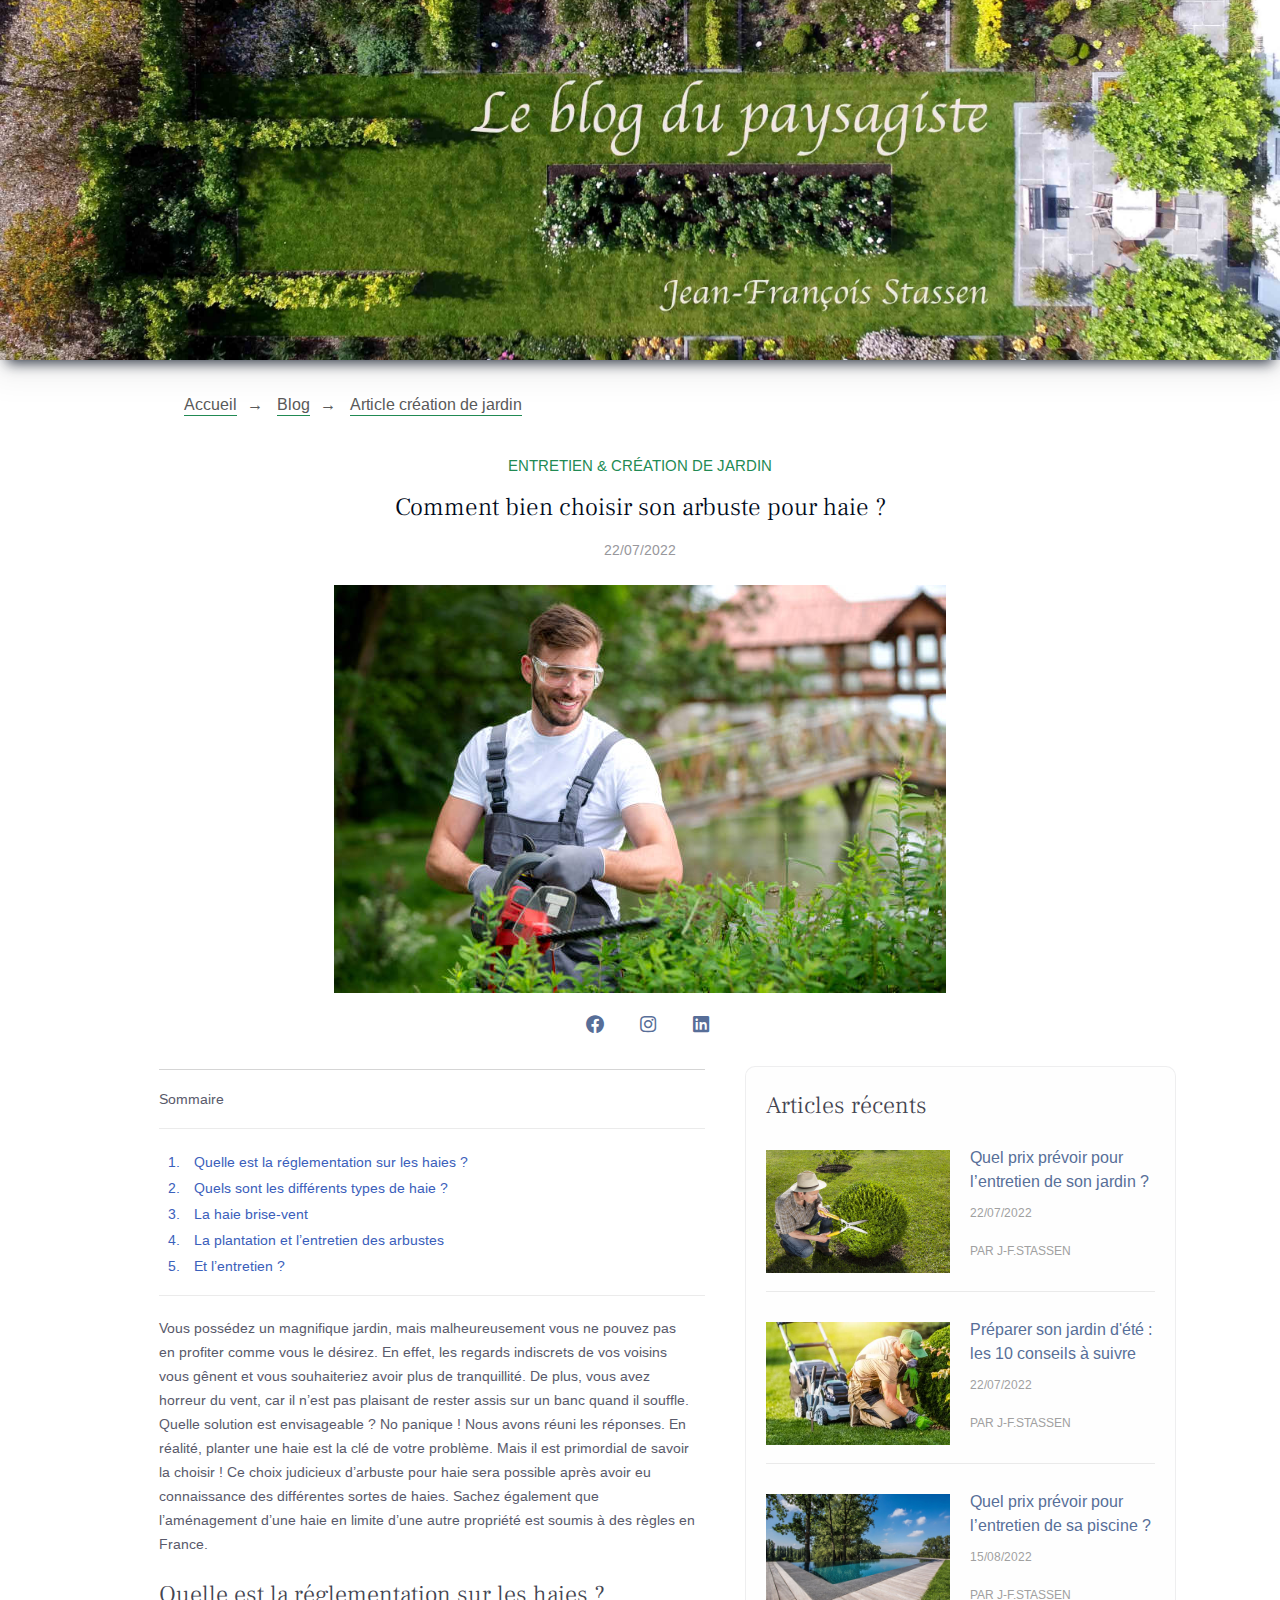
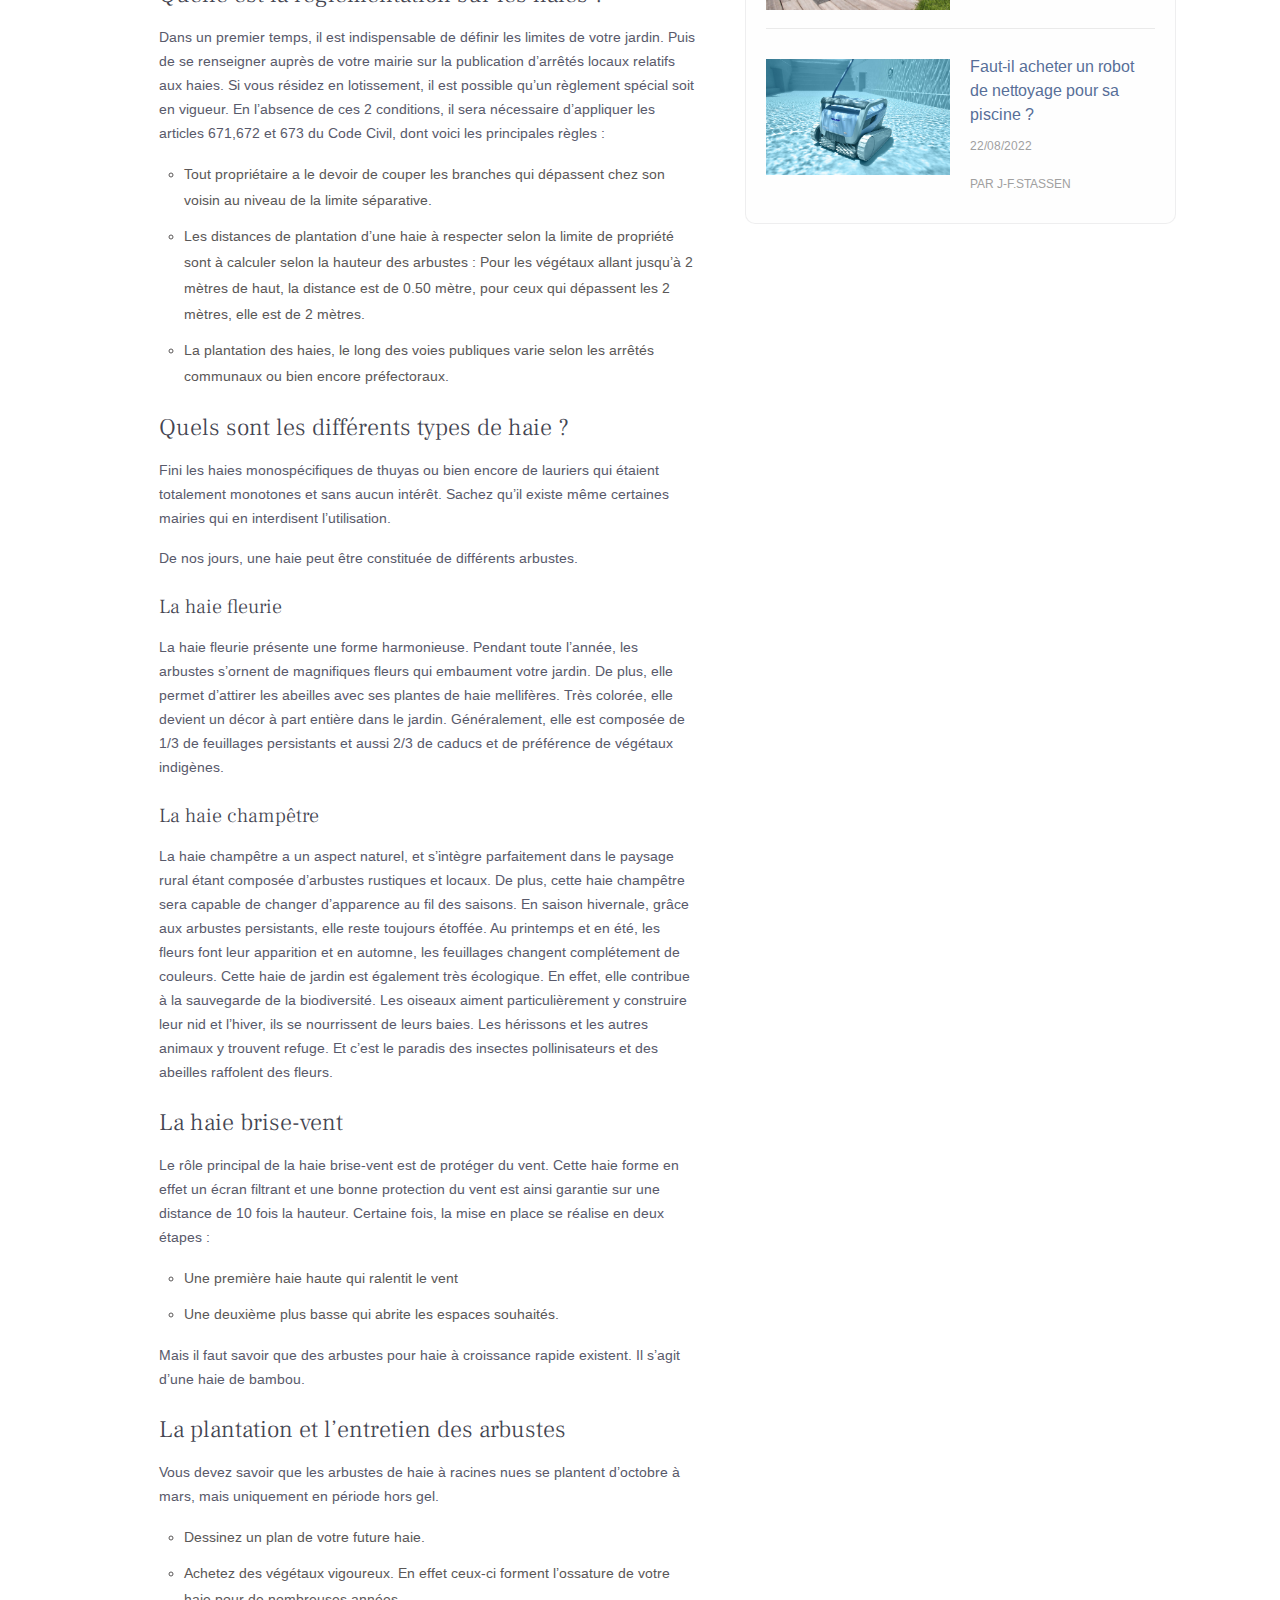
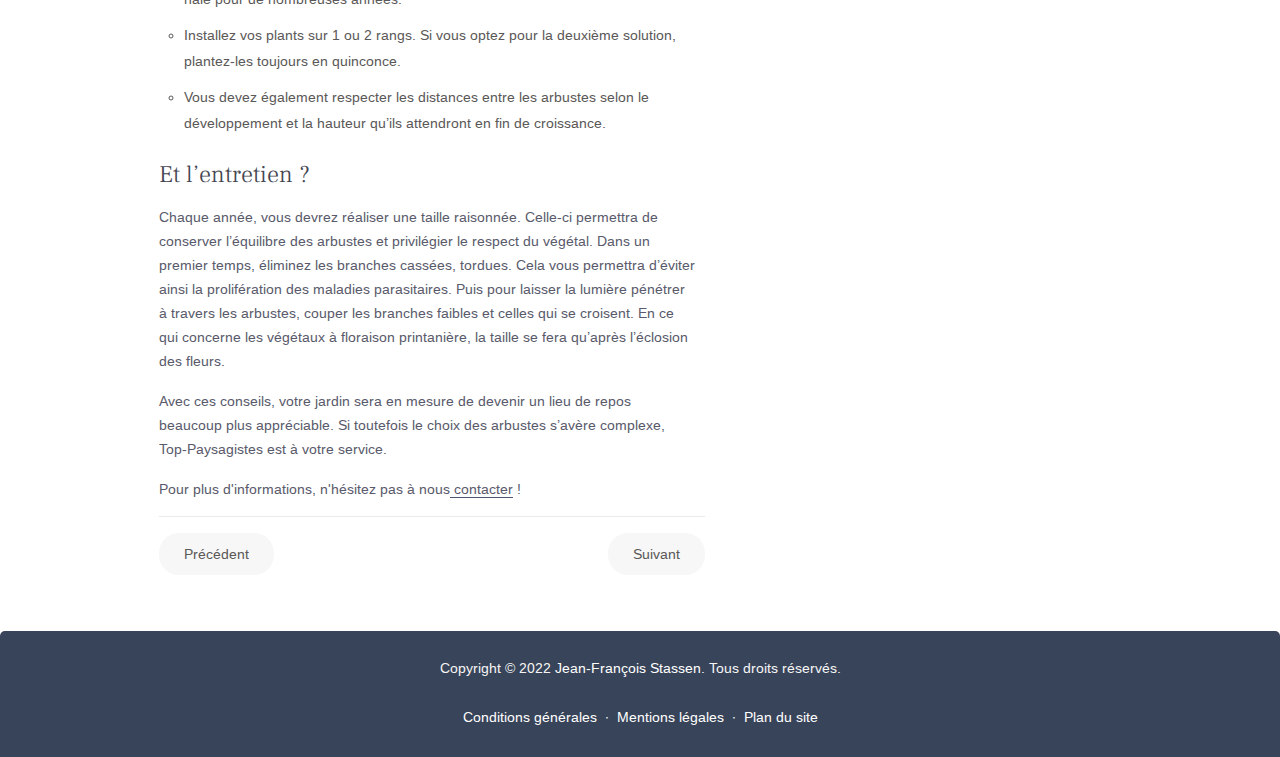
<file: assets/html/blog/article_3.html>
<!DOCTYPE html>
<html lang="fr-BE">
  <head>
    <meta charset="UTF-8">
    <meta name="viewport" content="width=device-width, initial-scale=1.0">
    <meta http-equiv="X-UA-Compatible" content="ie=edge">

    <!-- Feuilles de style css  -->
    <link rel="stylesheet" href="../../css/reset.css">
    <link rel="stylesheet" href="../../css/article-blog.css">

    <!-- Font awesome - google bibliothèque  -->
    <link rel="stylesheet" href="https://cdnjs.cloudflare.com/ajax/libs/font-awesome/5.15.4/css/all.min.css">
    <link rel="preconnect" href="https://fonts.googleapis.com">
    <link rel="preconnect" href="https://fonts.gstatic.com" crossorigin>
    <link href="https://fonts.googleapis.com/css2?family=Arimo:wght@400;500;600;700&family=Frank+Ruhl+Libre:wght@300;400;500;700;900&family=Source+Sans+Pro:wght@200;300;400;600;700;900&display=swap" rel="stylesheet">

    <!--Micro-data HTML-->
    <!-- Nom du Développeur: Renaud Van Meerbergen -->
    <meta name="author" content="Jean-François Stassen">
    <meta name="title" content="Comment bien choisir son arbuste pour haie ?">
    <meta name="description" content="Bienvenue sur mon blog, je rédige quelques fois des articles pour aider mes clients à prendre soins de leur jardin, piscine,...">
    <meta name="keywords" content="Jean François Stassen, Jf Stassen, Jean François paysagiste, Stassen paysagiste, Jf Stassen paysagiste, entrepreneur Stassen, Stassen blog, Stassen article, paysagiste liège, entrepreneur paysagiste liège, aménagement jardin liège, pisciniste liège, constructeur piscine liège">
    <!--Meta Property-->
    <meta property="og:locale" content="fr_BE">
    <meta property="og:type" content="website">
    <meta property="og:title" content="Comment bien choisir son arbuste pour haie ?">
    <meta property="og:site_name" content="Jean-François Stassen - Blog">
    <meta property="og:url" content="https://jf.stassen.be/">
    <meta property="article:modified_time" content="2022-07-22T16:35:14+00:00">
    <meta property="og:description" content="Bienvenue sur mon blog, je rédige quelques fois des articles pour aider mes clients à prendre soins de leur jardin, piscine,...">

    <title>Comment bien choisir son arbuste pour haie ?</title>
  </head>
  <body>
    <header>
      <h1 class="hidden">Jean-François Stassen - Blog</h1>
      <div class="scroll-indicator-container">
        <div class="scroll-indicator-bar"></div>
      </div>
    </header>
    <main>
      <!--FIL D'ARIANE-->
      <ul class="arianne">
        <li><a href="../../../index.html" class="fil-ariane">Accueil</a></li>
        <li><a href="#" class="fil-ariane">Blog</a></li>
        <li><a href="#" class="fil-ariane">Article création de jardin</a></li>
      </ul>
      <article>
        <p class="blog-category">Entretien & création de jardin</p>
        <h1>Comment bien choisir son arbuste pour haie&nbsp;?</h1>
        <time datetime="2022-07-22">22/07/2022</time>
        <img src="../../img/blog/blog-3.jpg" alt="photo d'un jardinier">
        <ul class="social-media">
          <li class="social-icon">
            <a href="https://fr-fr.facebook.com/jfstassen.be" title="Aller sur le compte Facebook"><i class="fab fa-facebook"></i></a>
          </li>
          <li class="social-icon">
            <a href="#" title="Aller sur le compte Instagram"><i class="fab fa-instagram"></i></a>
          </li>
          <li class="social-icon">
            <a href="#" title="Aller sur le compte Linkedin"><i class="fab fa-linkedin"></i></a>
          </li>
        </ul>
        <div class="grid-992px">
          <section>
            <p class="sommaire">
              Sommaire
            </p>
            <ol class="first">
              <li><a href="#ancre-1">Quelle est la réglementation sur les haies&nbsp;?</a></li>
              <li><a href="#ancre-2">Quels sont les différents types de haie&nbsp;?</a></li>
              <li><a href="#ancre-3">La haie brise-vent</a></li>
              <li><a href="#ancre-4">La plantation et l’entretien des arbustes</a></li>
              <li><a href="#ancre-5">Et l’entretien&nbsp;?</a></li>
            </ol>
            <p>
              Vous possédez un magnifique jardin, mais malheureusement vous ne pouvez pas en profiter comme
              vous le désirez. En effet, les regards indiscrets de vos voisins vous gênent et vous souhaiteriez
              avoir plus de tranquillité. De plus, vous avez horreur du vent, car il n’est pas plaisant de rester
              assis sur un banc quand il souffle. Quelle solution est envisageable ? No panique ! Nous avons réuni
              les réponses. En réalité, planter une haie est la clé de votre problème. Mais il est primordial de
              savoir la choisir ! Ce choix judicieux d’arbuste pour haie sera possible après avoir eu connaissance
              des différentes sortes de haies. Sachez également que l’aménagement d’une haie en limite d’une autre
              propriété est soumis à des règles en France.
            </p>
            <h2 id="ancre-1">Quelle est la réglementation sur les haies&nbsp;?</h2>
            <p>
              Dans un premier temps, il est indispensable de définir les limites de votre jardin. Puis de se renseigner
              auprès de votre mairie sur la publication d’arrêtés locaux relatifs aux haies. Si vous résidez en lotissement,
              il est possible qu’un règlement spécial soit en vigueur. En l’absence de ces 2 conditions, il sera nécessaire
              d’appliquer les articles 671,672 et 673 du Code Civil, dont voici les principales règles&nbsp;:
            </p>
            <ul>
              <li>
                Tout propriétaire a le devoir de couper les branches qui dépassent chez son voisin au niveau de la limite séparative.
              </li>
              <li>
                Les distances de plantation d’une haie à respecter selon la limite de propriété sont à calculer selon la hauteur
                des arbustes : Pour les végétaux allant jusqu’à 2 mètres de haut, la distance est de 0.50 mètre, pour ceux qui
                dépassent les 2 mètres, elle est de 2 mètres.
              </li>
              <li>
                La plantation des haies, le long des voies publiques varie selon les arrêtés communaux ou bien encore préfectoraux.
              </li>
            </ul>
            <h2 id="ancre-2">Quels sont les différents types de haie&nbsp;?</h2>
            <p>
              Fini les haies monospécifiques de thuyas ou bien encore de lauriers qui étaient totalement monotones et sans aucun intérêt.
              Sachez qu’il existe même certaines mairies qui en interdisent l’utilisation.
            </p>
            <p>
              De nos jours, une haie peut être constituée de différents arbustes.
            </p>
            <h3>La haie fleurie</h3>
            <p>
              La haie fleurie présente une forme harmonieuse. Pendant toute l’année, les arbustes s’ornent de magnifiques fleurs
              qui embaument votre jardin. De plus, elle permet d’attirer les abeilles avec ses plantes de haie mellifères. Très colorée,
              elle devient un décor à part entière dans le jardin. Généralement, elle est composée de 1/3 de feuillages persistants et
              aussi 2/3 de caducs et de préférence de végétaux indigènes.
            </p>
            <h3>La haie champêtre</h3>
            <p>
              La haie champêtre a un aspect naturel, et s’intègre parfaitement dans le paysage rural étant composée d’arbustes rustiques
              et locaux. De plus, cette haie champêtre sera capable de changer d’apparence au fil des saisons. En saison hivernale, grâce aux
              arbustes persistants, elle reste toujours étoffée. Au printemps et en été, les fleurs font leur apparition et en automne,
              les feuillages changent complétement de couleurs. Cette haie de jardin est également très écologique. En effet, elle contribue
              à la sauvegarde de la biodiversité. Les oiseaux aiment particulièrement y construire leur nid et l’hiver, ils se nourrissent
              de leurs baies. Les hérissons et les autres animaux y trouvent refuge. Et c’est le paradis des insectes pollinisateurs et des
              abeilles raffolent des fleurs.
            </p>
            <h2 id="ancre-3">La haie brise-vent</h2>
            <p>
              Le rôle principal de la haie brise-vent est de protéger du vent. Cette haie forme en effet un écran filtrant et une bonne protection
              du vent est ainsi garantie sur une distance de 10 fois la hauteur. Certaine fois, la mise en place se réalise en deux étapes&nbsp;:
            </p>
            <ul>
              <li>
                Une première haie haute qui ralentit le vent
              </li>
              <li>
                Une deuxième plus basse qui abrite les espaces souhaités.
              </li>
            </ul>
            <p>
              Mais il faut savoir que des arbustes pour haie à croissance rapide existent. Il s’agit d’une haie de bambou.
            </p>
            <h2 id="ancre-4">La plantation et l’entretien des arbustes</h2>
            <p>
              Vous devez savoir que les arbustes de haie à racines nues se plantent d’octobre à mars, mais uniquement en période hors gel.
            </p>
            <ul>
              <li>
                Dessinez un plan de votre future haie.
              </li>
              <li>
                Achetez des végétaux vigoureux. En effet ceux-ci forment l’ossature de votre haie pour de nombreuses années.
              </li>
              <li>
                Installez vos plants sur 1 ou 2 rangs. Si vous optez pour la deuxième solution, plantez-les toujours en quinconce.
              </li>
              <li>
                Vous devez également respecter les distances entre les arbustes selon le développement et la hauteur qu’ils attendront en fin de croissance.
              </li>
            </ul>
            <h2 id="ancre-5">Et l’entretien&nbsp;?</h2>
            <p>
              Chaque année, vous devrez réaliser une taille raisonnée. Celle-ci permettra de conserver l’équilibre des arbustes et privilégier
              le respect du végétal. Dans un premier temps, éliminez les branches cassées, tordues. Cela vous permettra d’éviter ainsi la
              prolifération des maladies parasitaires. Puis pour laisser la lumière pénétrer à travers les arbustes, couper les branches
              faibles et celles qui se croisent. En ce qui concerne les végétaux à floraison printanière, la taille se fera qu’après l’éclosion
              des fleurs.
            </p>
            <p>
              Avec ces conseils, votre jardin sera en mesure de devenir un lieu de repos beaucoup plus appréciable. Si toutefois le choix
              des arbustes s’avère complexe, Top-Paysagistes est à votre service.
            </p>
            <p class="last">
              Pour plus d'informations, n'hésitez pas à nous<a href="../contact.html" title="Aller vers la page de contact"> contacter</a>&nbsp;!
            </p>
            <ul class="nav-article">
              <li><a href="article_2.html" title="Lire aussi l'article précédent">Précédent</a></li>
              <li><a href="article_1.html" title="Lire aussi l'article suivant">Suivant</a></li>
            </ul>
          </section>
          <section class="articles-autres">
            <h2>Articles récents<span class="barre-deco"></span></h2>
            <div class="article-grid">
              <div class="article-recent">
                <a href="article_1.html"><img src="../../img/blog/blog-1.jpg" alt=""></a>
                <div>
                  <a href="article_1.html">Quel prix prévoir pour l’entretien de son jardin&nbsp;?</a>
                  <time datetime="2022-07-22">22/07/2022</time>
                  <p>Par J-F.Stassen</p>
                </div>
              </div>
              <div class="article-recent">
                <a href="article_2.html"><img src="../../img/blog/blog-2.jpg" alt=""></a>
                <div>
                  <a href="article_2.html">Préparer son jardin d'été : les 10 conseils à suivre</a>
                  <time datetime="2022-07-22">22/07/2022</time>
                  <p>Par J-F.Stassen</p>
                </div>
              </div>
              <div class="article-recent">
                <a href="article_4.html"><img src="../../img/blog/blog-piscine-1.jpeg" alt=""></a>
                <div>
                  <a href="article_4.html">Quel prix prévoir pour l’entretien de sa piscine&nbsp;?</a>
                  <time datetime="2022-08-15">15/08/2022</time>
                  <p>Par J-F.Stassen</p>
                </div>
              </div>
              <div class="article-recent">
                <a href="article_5.html"><img src="../../img/blog/blog-piscine-2.jpg" alt=""></a>
                <div>
                  <a href="article_5.html">Faut-il acheter un robot de nettoyage pour sa piscine&nbsp;?</a>
                  <time datetime="2022-08-22">22/08/2022</time>
                  <p>Par J-F.Stassen</p>
                </div>
              </div>
            </div>
          </section>
        </div>
      </article>
    </main>
    <footer>
      <p>
        Copyright © 2022 <a href="../../../index.html" title="Visiter le site officiel">Jean-François Stassen</a>. Tous droits réservés.
      </p>
      <p>
        <a href="#" title="Aller vers les conditions générales du site">Conditions générales</a>
        <span>&nbsp;∙&nbsp;</span>
        <a href="#" title="Aller vers les mentions légales">Mentions légales</a>
        <span>&nbsp;∙&nbsp;</span>
        <a href="#" title="Aller vers le plan du site">Plan du site</a>
      </p>
      <a class="back-to-top" href="#"></a>
    </footer>
    <script>
      window.addEventListener("scroll", () => {
        const indicatorBar = document.querySelector(".scroll-indicator-bar");

        const pageScroll = document.body.scrollTop || document.documentElement.scrollTop;
        const height = document.documentElement.scrollHeight - document.documentElement.clientHeight;
        const scrollValue = (pageScroll / height) * 100;

        indicatorBar.style.width = scrollValue + "%";
      });
    </script>
  </body>
</html>
</file>
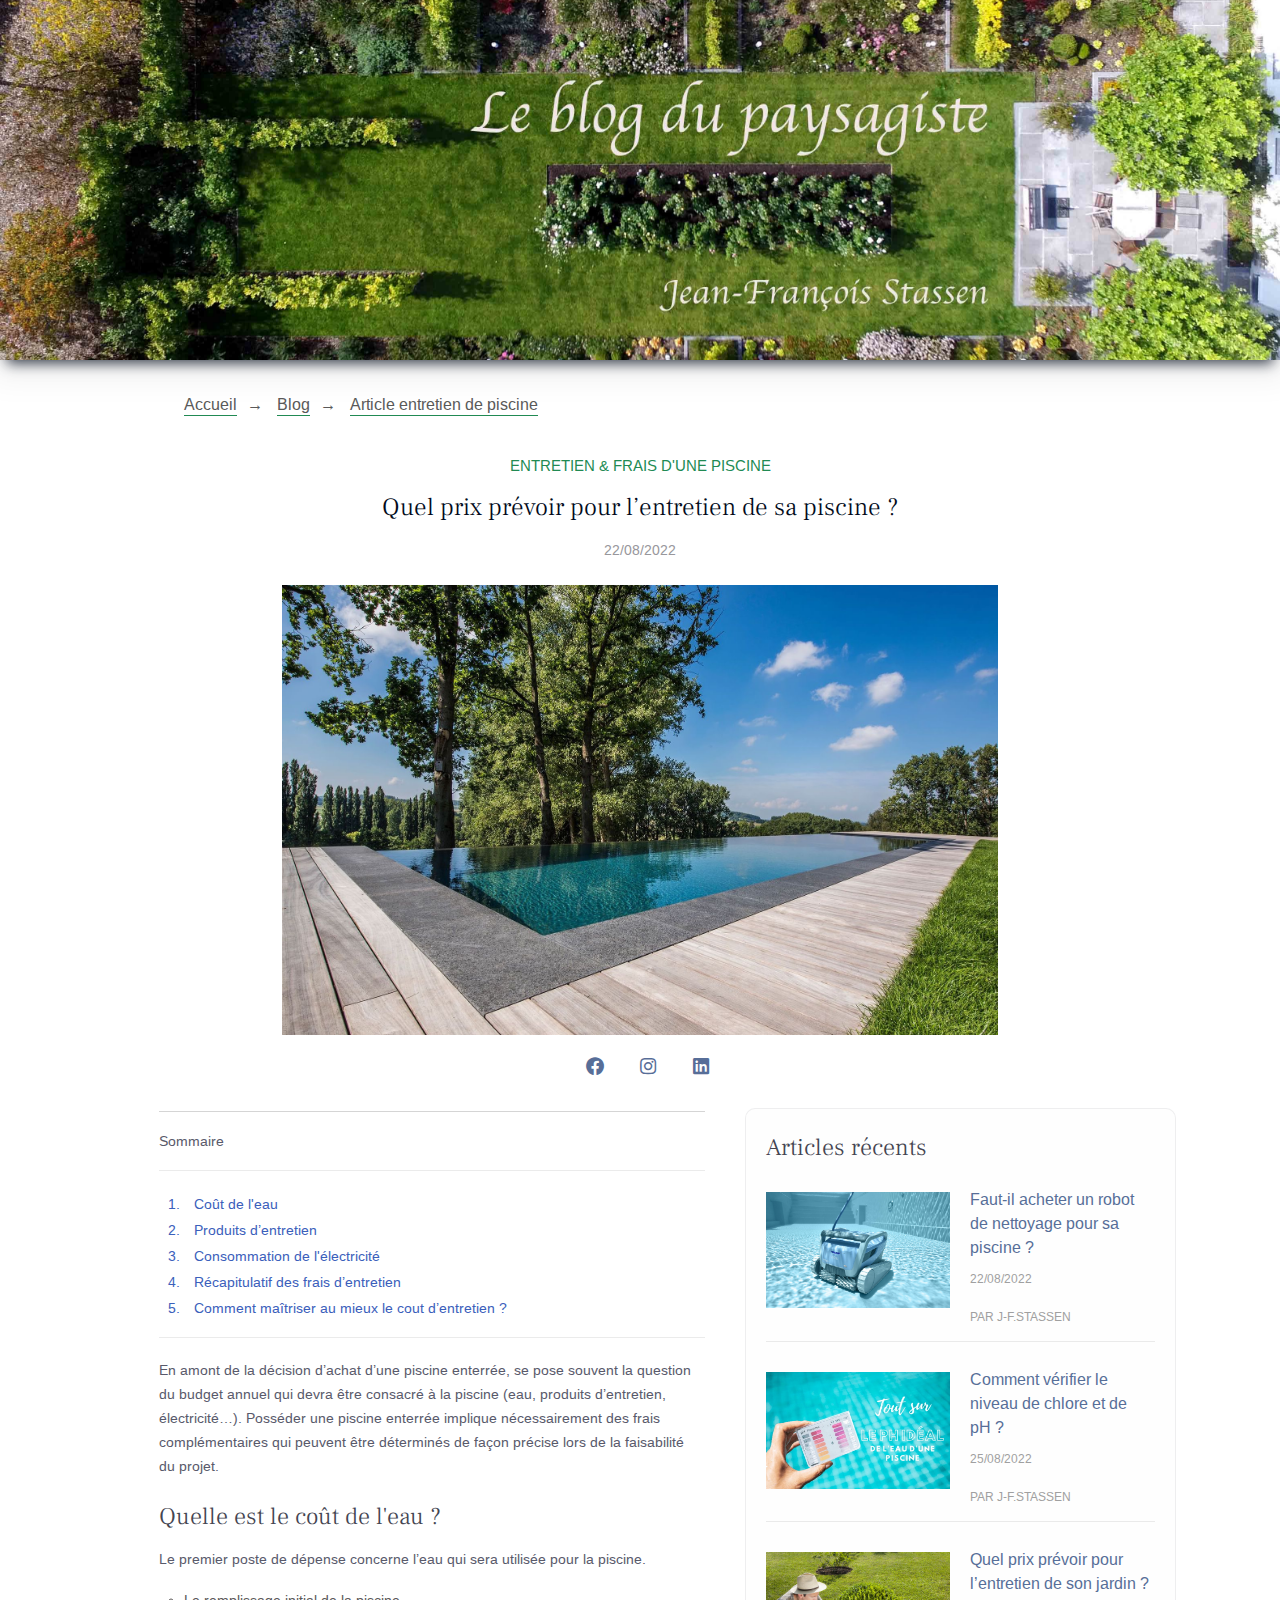
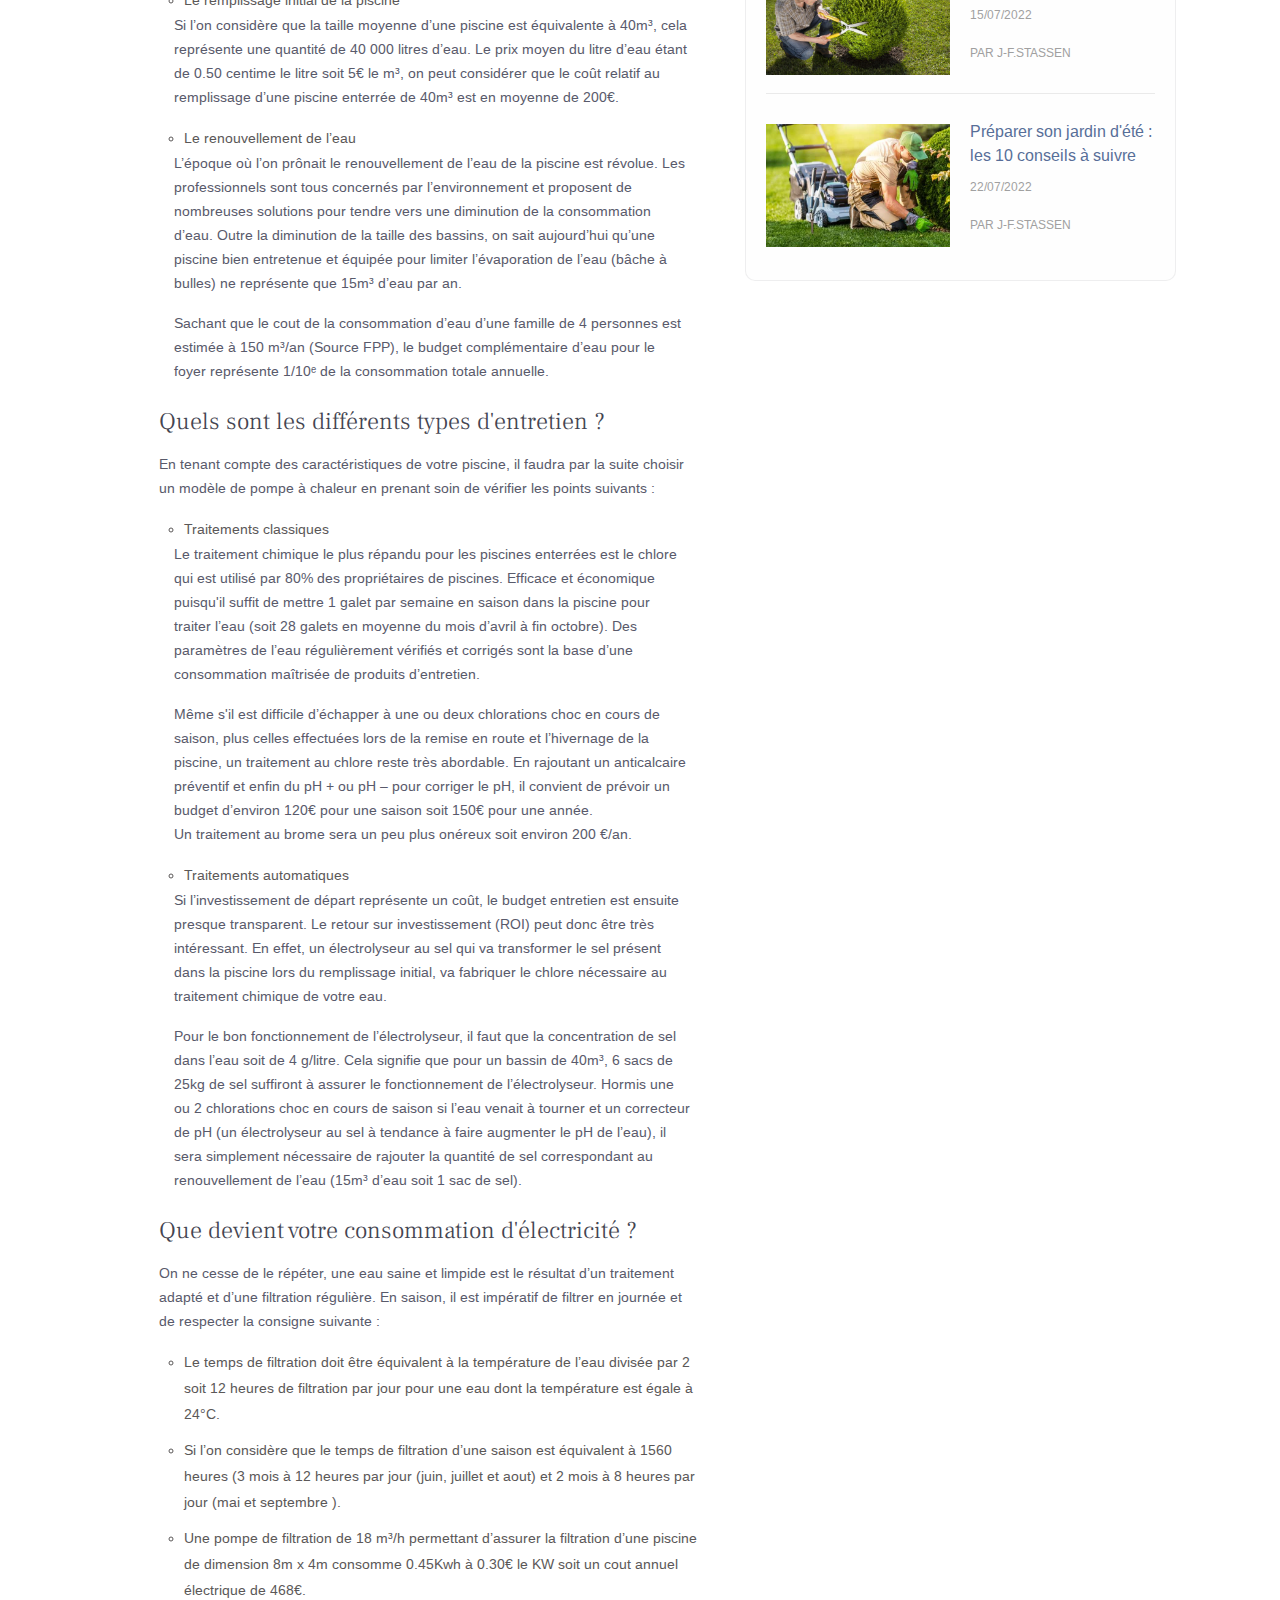
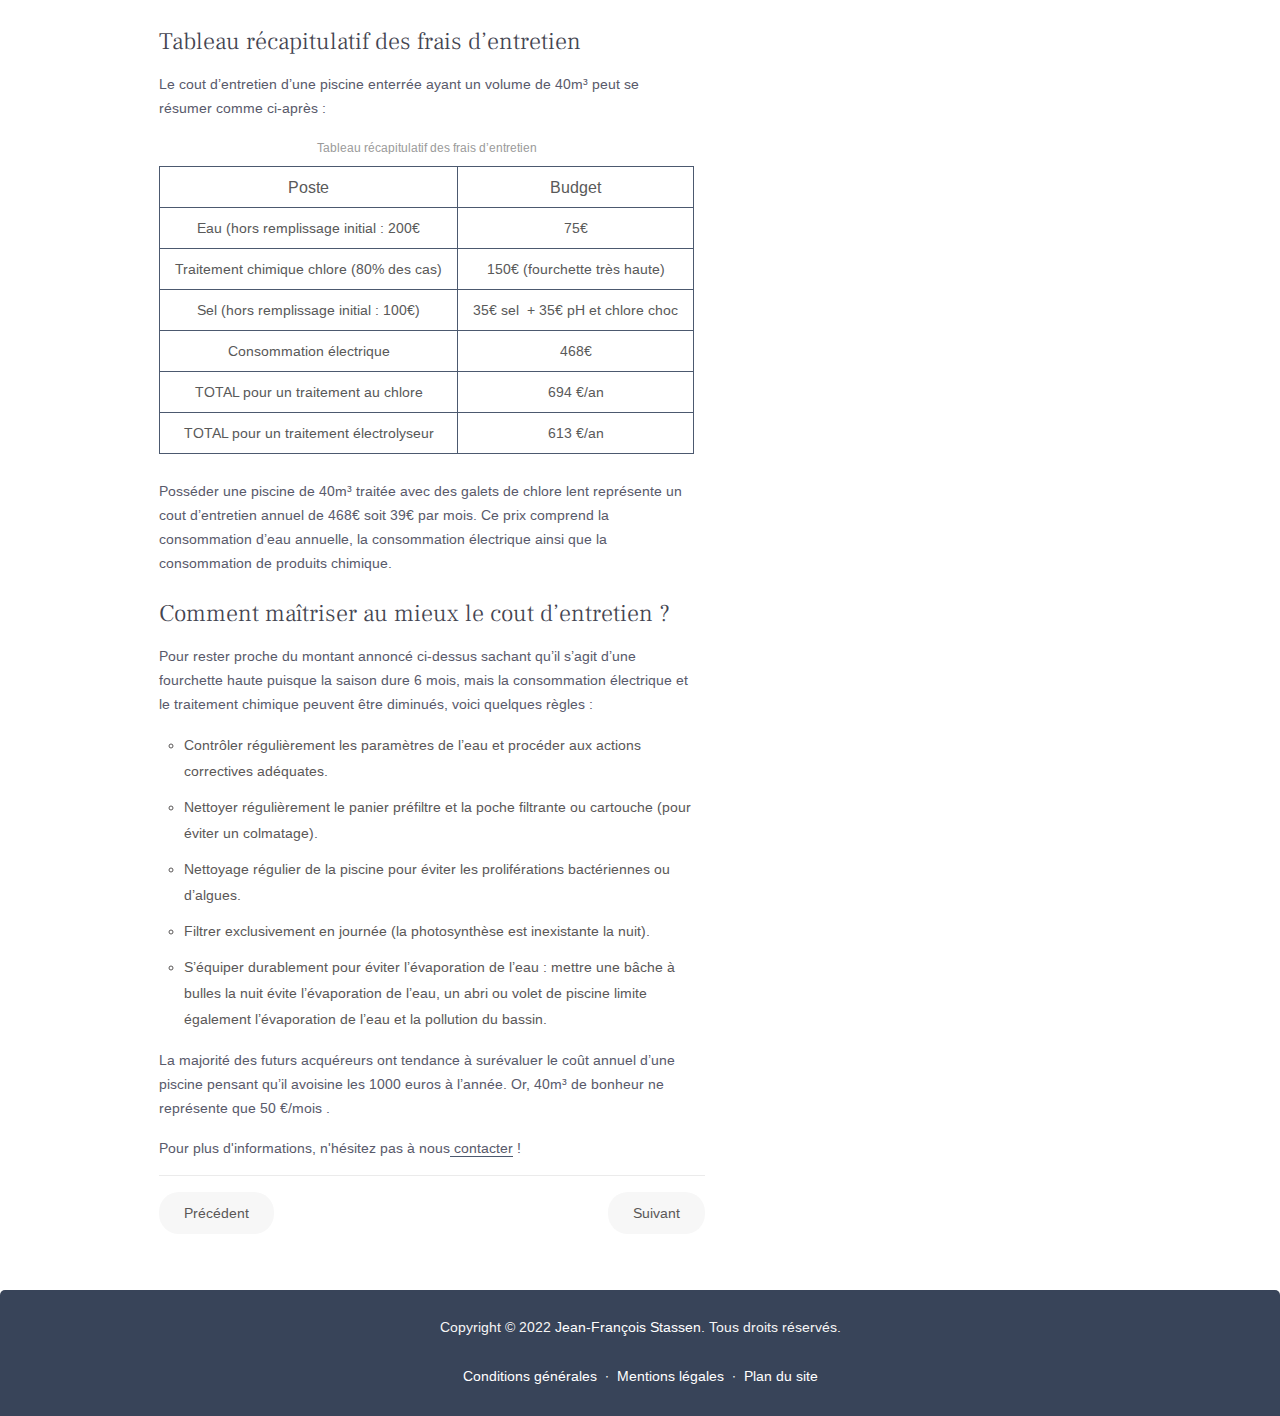
<file: assets/html/blog/article_4.html>
<!DOCTYPE html>
<html lang="fr-BE">
    <head>
        <meta charset="UTF-8">
        <meta name="viewport" content="width=device-width, initial-scale=1.0">
        <meta http-equiv="X-UA-Compatible" content="ie=edge">

        <!-- Feuilles de style css  -->
        <link rel="stylesheet" href="../../css/reset.css">
        <link rel="stylesheet" href="../../css/article-blog.css">

        <!-- Font awesome - google bibliothèque  -->
        <link rel="stylesheet" href="https://cdnjs.cloudflare.com/ajax/libs/font-awesome/5.15.4/css/all.min.css">
        <link rel="preconnect" href="https://fonts.googleapis.com">
        <link rel="preconnect" href="https://fonts.gstatic.com" crossorigin>
        <link href="https://fonts.googleapis.com/css2?family=Arimo:wght@400;500;600;700&family=Frank+Ruhl+Libre:wght@300;400;500;700;900&family=Source+Sans+Pro:wght@200;300;400;600;700;900&display=swap" rel="stylesheet">

        <!--Micro-data HTML-->
        <!-- Nom du Développeur: Renaud Van Meerbergen -->
        <meta name="author" content="Jean-François Stassen">
        <meta name="title" content="Quel prix prévoir pour l’entretien de sa piscine ?">
        <meta name="description" content="Bienvenue sur mon blog, je rédige quelques fois des articles pour aider mes clients à prendre soins de leur jardin, piscine,...">
        <meta name="keywords" content="Jean François Stassen, Jf Stassen, Jean François paysagiste, Stassen paysagiste, Jf Stassen paysagiste, entrepreneur Stassen, Stassen blog, Stassen pisciniste, paysagiste liège, entrepreneur paysagiste liège, aménagement jardin liège, pisciniste liège, constructeur piscine liège">
        <!--Meta Property-->
        <meta property="og:locale" content="fr_BE">
        <meta property="og:type" content="website">
        <meta property="og:title" content="Quel prix prévoir pour l’entretien de sa piscine ?">
        <meta property="og:site_name" content="Jean-François Stassen - Blog">
        <meta property="og:url" content="https://jf.stassen.be/">
        <meta property="article:modified_time" content="2022-07-22T16:35:14+00:00">
        <meta property="og:description" content="Bienvenue sur mon blog, je rédige quelques fois des articles pour aider mes clients à prendre soins de leur jardin, piscine,...">

        <title>Quel prix prévoir pour l’entretien de sa piscine ?</title>
    </head>
    <body>
        <header>
            <h1 class="hidden">Jean-François Stassen - Blog</h1>
            <div class="scroll-indicator-container">
                <div class="scroll-indicator-bar"></div>
            </div>
        </header>
        <main>
            <!--FIL D'ARIANE-->
            <ul class="arianne">
                <li><a href="../piscine.html" class="fil-ariane">Accueil</a></li>
                <li><a href="#" class="fil-ariane">Blog</a></li>
                <li><a href="#" class="fil-ariane">Article entretien de piscine</a></li>
            </ul>
            <article>
                <p class="blog-category">Entretien & frais d'une piscine</p>
                <h1>Quel prix prévoir pour l’entretien de sa piscine&nbsp;?</h1>
                <time datetime="2022-07-22">22/08/2022</time>
                <img src="../../img/blog/blog-piscine-1.jpeg" alt="photo d'une piscine">
                <ul class="social-media">
                    <li class="social-icon">
                        <a href="https://fr-fr.facebook.com/jfstassen.be" title="Aller sur le compte Facebook"><i class="fab fa-facebook"></i></a>
                    </li>
                    <li class="social-icon">
                        <a href="#" title="Aller sur le compte Instagram"><i class="fab fa-instagram"></i></a>
                    </li>
                    <li class="social-icon">
                        <a href="https://be.linkedin.com/in/jean-fran%C3%A7ois-stassen-89a7768b?original_referer=https%3A%2F%2Fwww.google.com%2F" title="Aller sur le compte Linkedin"><i class="fab fa-linkedin"></i></a>
                    </li>
                </ul>
                <div class="grid-992px">
                    <section>
                        <p class="sommaire">
                            Sommaire
                        </p>
                        <ol class="first">
                            <li><a href="#ancre-1">Coût de l'eau</a></li>
                            <li><a href="#ancre-2">Produits d’entretien</a></li>
                            <li><a href="#ancre-3">Consommation de l'électricité</a></li>
                            <li><a href="#ancre-4">Récapitulatif des frais d’entretien</a></li>
                            <li><a href="#ancre-5">Comment maîtriser au mieux le cout d’entretien&nbsp;?</a></li>
                        </ol>
                        <p>
                            En amont de la décision d’achat d’une piscine enterrée, se pose souvent la question du budget
                            annuel qui devra être consacré à la piscine (eau, produits d’entretien, électricité…).
                            Posséder une piscine enterrée implique nécessairement des frais complémentaires
                            qui peuvent être déterminés de façon précise lors de la faisabilité du projet.
                        </p>
                        <h2 id="ancre-1">Quelle est le coût de l'eau&nbsp;?</h2>
                        <p>
                            Le premier poste de dépense concerne l’eau qui sera utilisée pour la piscine.
                        </p>
                        <ul>
                            <li>
                                Le remplissage initial de la piscine
                                <p>
                                    Si l’on considère que la taille moyenne d’une piscine est équivalente à 40m³, cela
                                    représente une quantité de 40 000 litres d’eau. Le prix moyen du litre d’eau étant de
                                    0.50 centime le litre soit 5€ le m³, on peut considérer que le coût relatif au remplissage
                                    d’une piscine enterrée de 40m³ est en moyenne de 200€.
                                </p>
                            </li>
                            <li>
                                Le renouvellement de l’eau
                                <p>
                                    L’époque où l’on prônait le renouvellement de l’eau de la piscine est révolue.
                                    Les professionnels sont tous concernés par l’environnement et proposent de nombreuses
                                    solutions pour tendre vers une diminution de la consommation d’eau. Outre la diminution
                                    de la taille des bassins, on sait aujourd’hui qu’une piscine bien entretenue et équipée
                                    pour limiter l’évaporation de l’eau (bâche à bulles) ne représente que 15m³ d’eau par an.
                                </p>
                                <p>
                                    Sachant que le cout de la consommation d’eau d’une famille de 4 personnes est estimée à
                                    150&nbsp;m³/an (Source FPP), le budget complémentaire d’eau pour le foyer représente 1/10ᵉ
                                    de la consommation totale annuelle.
                                </p>
                            </li>
                        </ul>
                        <h2 id="ancre-2">Quels sont les différents types d'entretien&nbsp;?</h2>
                        <p>
                            En tenant compte des caractéristiques de votre piscine, il faudra par la suite choisir un modèle
                            de pompe à chaleur en prenant soin de vérifier les points suivants&nbsp;:
                        </p>
                        <ul>
                            <li>
                                Traitements classiques
                                <p>
                                    Le traitement chimique le plus répandu pour les piscines enterrées est le chlore qui est utilisé par 80% des
                                    propriétaires de piscines. Efficace et économique puisqu'il suffit de mettre 1 galet par semaine en saison
                                    dans la piscine pour traiter l’eau (soit 28 galets en moyenne du mois d’avril à fin octobre). Des paramètres
                                    de l’eau régulièrement vérifiés et corrigés sont la base d’une consommation maîtrisée de produits d’entretien.
                                </p>
                                <p>
                                    Même s'il est difficile d’échapper à une ou deux chlorations choc en cours de saison, plus celles effectuées
                                    lors de la remise en route et l’hivernage de la piscine, un traitement au chlore reste très abordable.
                                    En rajoutant un anticalcaire préventif et enfin du pH + ou pH – pour corriger le pH, il convient de prévoir
                                    un budget d’environ 120€ pour une saison soit 150€ pour une année. <br>
                                    Un traitement au brome sera un peu plus onéreux soit environ 200 €/an.
                                </p>
                            </li>
                            <li>
                                Traitements automatiques
                                <p>
                                    Si l’investissement de départ représente un coût, le budget entretien est ensuite presque transparent.
                                    Le retour sur investissement (ROI) peut donc être très intéressant. En effet, un électrolyseur au sel
                                    qui va transformer le sel présent dans la piscine lors du remplissage initial, va fabriquer le chlore
                                    nécessaire au traitement chimique de votre eau.
                                </p>
                                <p>
                                    Pour le bon fonctionnement de l’électrolyseur, il faut que la concentration de sel dans l’eau soit de 4 g/litre.
                                    Cela signifie que pour un bassin de 40m³, 6 sacs de 25kg de sel suffiront à assurer le fonctionnement de
                                    l’électrolyseur. Hormis une ou 2 chlorations choc en cours de saison si l’eau venait à tourner et un correcteur
                                    de pH (un électrolyseur au sel à tendance à faire augmenter le pH de l’eau), il sera simplement nécessaire de rajouter
                                    la quantité de sel correspondant au renouvellement de l’eau (15m³ d’eau soit 1 sac de sel).
                                </p>
                            </li>
                        </ul>
                        <h2 id="ancre-3">Que devient votre consommation d'électricité&nbsp;?</h2>
                        <p>
                            On ne cesse de le répéter, une eau saine et limpide est le résultat d’un traitement adapté et d’une filtration régulière.
                            En saison, il est impératif de filtrer en journée et de respecter la consigne suivante&nbsp;:
                        </p>
                        <ul>
                            <li>
                                Le temps de filtration doit être équivalent à la température de l’eau divisée par 2 soit 12 heures de filtration
                                par jour pour une eau dont la température est égale à 24°C.
                            </li>
                            <li>
                                Si l’on considère que le temps de filtration d’une saison est équivalent à 1560 heures (3 mois à 12 heures par jour
                                (juin, juillet et aout) et 2 mois à 8 heures par jour (mai et septembre ).
                            </li>
                            <li>
                                Une pompe de filtration de 18 m³/h permettant d’assurer la filtration d’une piscine de dimension 8m x 4m consomme
                                0.45Kwh à 0.30€ le KW soit un cout annuel électrique de 468€.
                            </li>
                        </ul>
                        <h2 id="ancre-4">Tableau récapitulatif des frais d’entretien</h2>
                        <p>
                            Le cout d’entretien d’une piscine enterrée ayant un volume de 40m³ peut se résumer comme ci-après&nbsp;:
                        </p>
                        <table>
                            <caption>Tableau récapitulatif des frais d’entretien</caption>
                            <tbody>
                            <tr>
                                <th>Poste</th>
                                <th>Budget</th>
                            </tr>
                            <tr>
                                <td>Eau (hors remplissage initial&nbsp;: 200€</td>
                                <td>75€</td>
                            </tr>
                            <tr>
                                <td>Traitement chimique chlore (80% des cas)</td>
                                <td>150€ (fourchette très haute)</td>
                            </tr>
                            <tr>
                                <td>Sel (hors remplissage initial : 100€)</td>
                                <td>35€ sel&nbsp; + 35€ pH et chlore choc</td>
                            </tr>
                            <tr>
                                <td>Consommation électrique</td>
                                <td>468€</td>
                            </tr>
                            <tr>
                                <td><strong>TOTAL pour un traitement au chlore</strong></td>
                                <td><strong>694 €/an </strong></td>
                            </tr>
                            <tr>
                                <td><strong>TOTAL pour un traitement électrolyseur</strong></td>
                                <td><strong>613 €/an</strong></td>
                            </tr>
                            </tbody>
                        </table>
                        <p>
                            Posséder une piscine de 40m³ traitée avec des galets de chlore lent représente un cout d’entretien
                            annuel de 468€ soit 39€ par mois. Ce prix comprend la consommation d’eau annuelle, la consommation
                            électrique ainsi que la consommation de produits chimique.
                        </p>
                        <h2 id="ancre-5">Comment maîtriser au mieux le cout d’entretien&nbsp;?</h2>
                        <p>
                            Pour rester proche du montant annoncé ci-dessus sachant qu’il s’agit d’une fourchette haute puisque la saison
                            dure 6 mois, mais la consommation électrique et le traitement chimique peuvent être diminués, voici quelques règles&nbsp;:
                        </p>
                        <ul>
                            <li>
                                Contrôler régulièrement les paramètres de l’eau et procéder aux actions correctives adéquates.
                            </li>
                            <li>
                                Nettoyer régulièrement le panier préfiltre et la poche filtrante ou cartouche (pour éviter un colmatage).
                            </li>
                            <li>
                                Nettoyage régulier de la piscine pour éviter les proliférations bactériennes ou d’algues.
                            </li>
                            <li>
                                Filtrer exclusivement en journée (la photosynthèse est inexistante la nuit).
                            </li>
                            <li>
                                S’équiper durablement pour éviter l’évaporation de l’eau : mettre une bâche à bulles la nuit évite l’évaporation de l’eau,
                                un abri ou volet de piscine limite également l’évaporation de l’eau et la pollution du bassin.
                            </li>
                        </ul>
                        <p>
                            La majorité des futurs acquéreurs ont tendance à surévaluer le coût annuel d’une piscine pensant qu’il avoisine les 1000 euros à l’année. Or, 40m³ de bonheur ne représente que 50 €/mois .
                        </p>
                        <p class="last">
                            Pour plus d'informations, n'hésitez pas à nous<a href="../contact.html" title="Aller vers la page de contact"> contacter</a>&nbsp;!
                        </p>
                        <ul class="nav-article">
                            <li><a href="article_5.html" title="Lire aussi l'article précédent">Précédent</a></li>
                            <li><a href="article_6.html" title="Lire aussi l'article suivant">Suivant</a></li>
                        </ul>
                    </section>
                    <section class="articles-autres">
                        <h2>Articles récents<span class="barre-deco"></span></h2>
                        <div class="article-grid">
                            <div class="article-recent">
                                <a href="article_5.html"><img src="../../img/blog/blog-piscine-2.jpg" alt=""></a>
                                <div>
                                    <a href="article_5.html">Faut-il acheter un robot de nettoyage pour sa piscine&nbsp;?</a>
                                    <time datetime="2022-07-22">22/08/2022</time>
                                    <p>Par J-F.Stassen</p>
                                </div>
                            </div>
                            <div class="article-recent">
                                <a href="article_6.html"><img src="../../img/blog/blog-piscine-3.jpg" alt=""></a>
                                <div>
                                    <a href="article_6.html">Comment vérifier le niveau de chlore et de pH&nbsp;?</a>
                                    <time datetime="2022-07-22">25/08/2022</time>
                                    <p>Par J-F.Stassen</p>
                                </div>
                            </div>
                            <div class="article-recent">
                                <a href="article_1.html"><img src="../../img/blog/blog-1.jpg" alt=""></a>
                                <div>
                                    <a href="article_1.html">Quel prix prévoir pour l’entretien de son jardin&nbsp;?</a>
                                    <time datetime="2022-07-22">15/07/2022</time>
                                    <p>Par J-F.Stassen</p>
                                </div>
                            </div>
                            <div class="article-recent">
                                <a href="article_2.html"><img src="../../img/blog/blog-2.jpg" alt=""></a>
                                <div>
                                    <a href="article_2.html">Préparer son jardin d'été : les 10 conseils à suivre</a>
                                    <time datetime="2022-07-22">22/07/2022</time>
                                    <p>Par J-F.Stassen</p>
                                </div>
                            </div>
                        </div>
                    </section>
                </div>
            </article>
        </main>
        <footer>
            <p>
                Copyright © 2022 <a href="../../../index.html" title="Visiter le site officiel">Jean-François Stassen</a>. Tous droits réservés.
            </p>
            <p>
                <a href="#" title="Aller vers les conditions générales du site">Conditions générales</a>
                <span>&nbsp;∙&nbsp;</span>
                <a href="#" title="Aller vers les mentions légales">Mentions légales</a>
                <span>&nbsp;∙&nbsp;</span>
                <a href="#" title="Aller vers le plan du site">Plan du site</a>
            </p>
            <a class="back-to-top" href="#"></a>
        </footer>
        <script>
            window.addEventListener("scroll", () => {
                const indicatorBar = document.querySelector(".scroll-indicator-bar");

                const pageScroll = document.body.scrollTop || document.documentElement.scrollTop;
                const height = document.documentElement.scrollHeight - document.documentElement.clientHeight;
                const scrollValue = (pageScroll / height) * 100;

                indicatorBar.style.width = scrollValue + "%";
            });
        </script>
    </body>
</html>
</file>
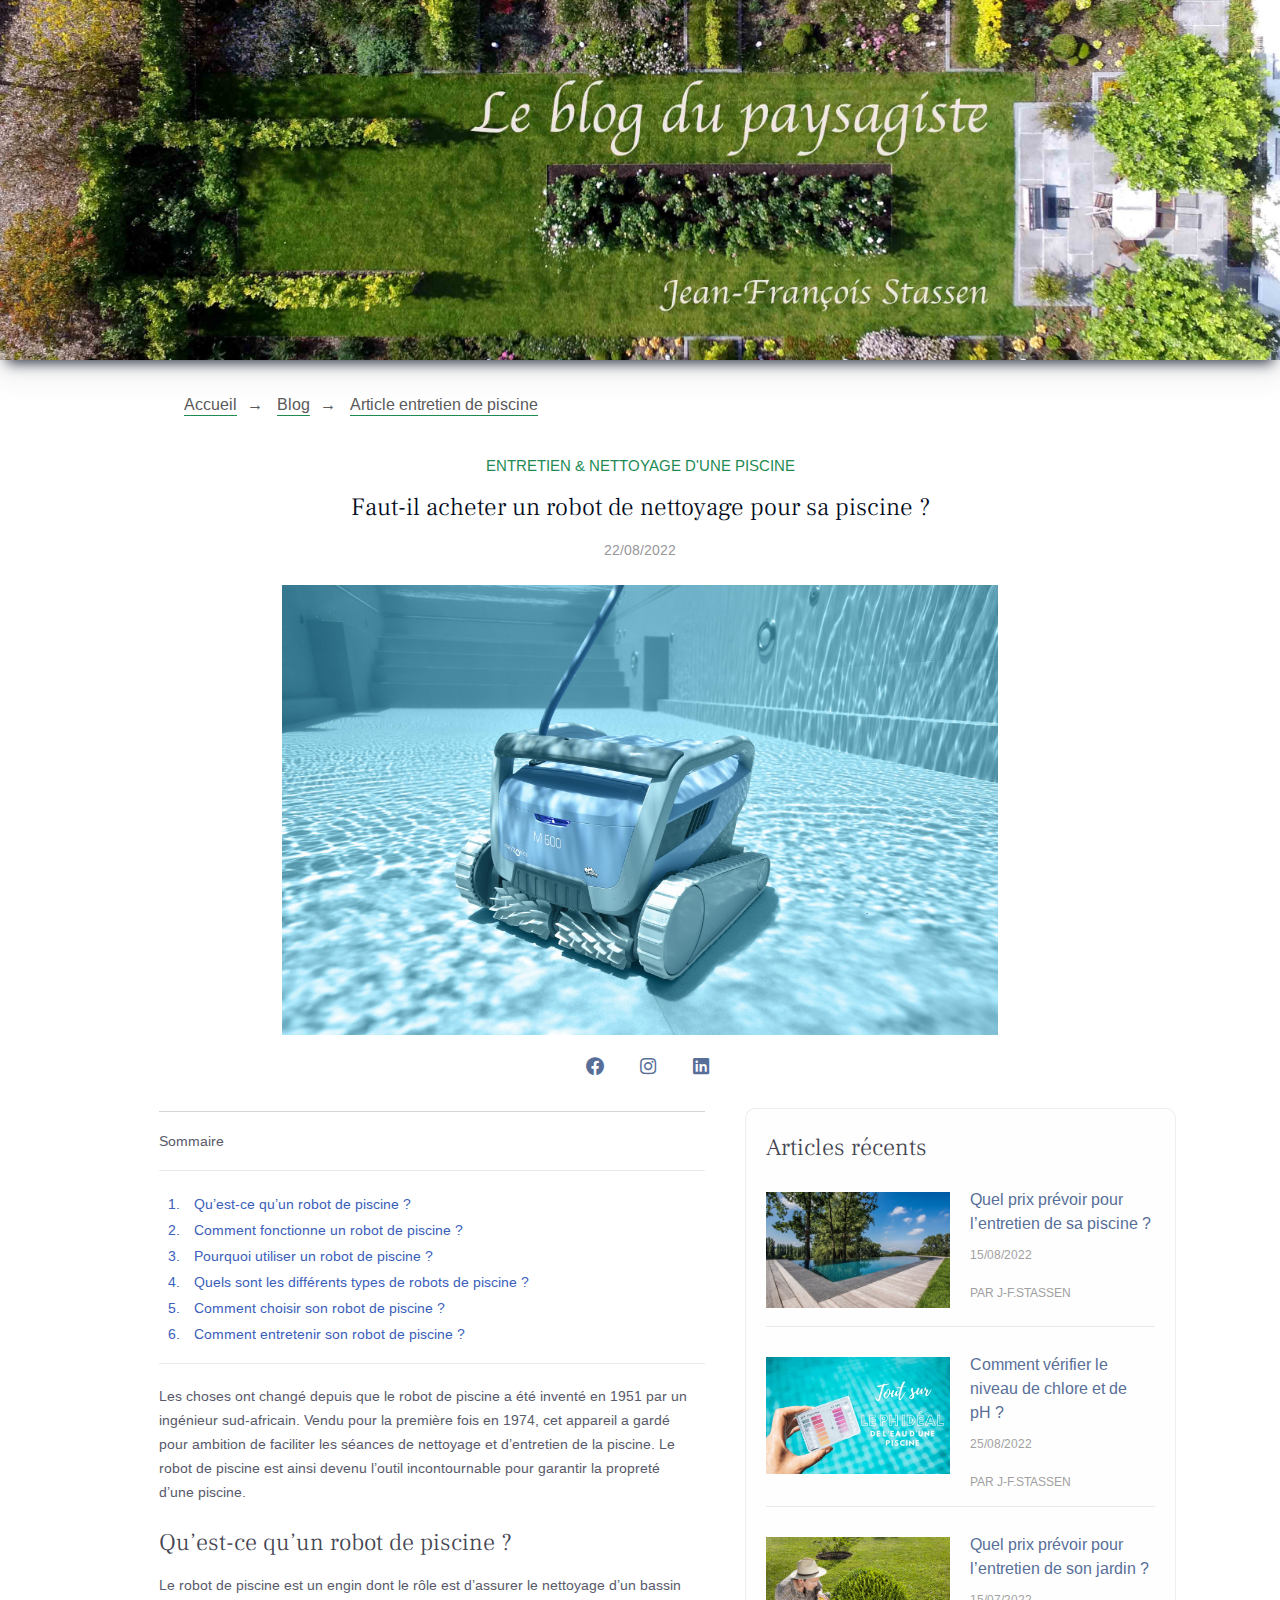
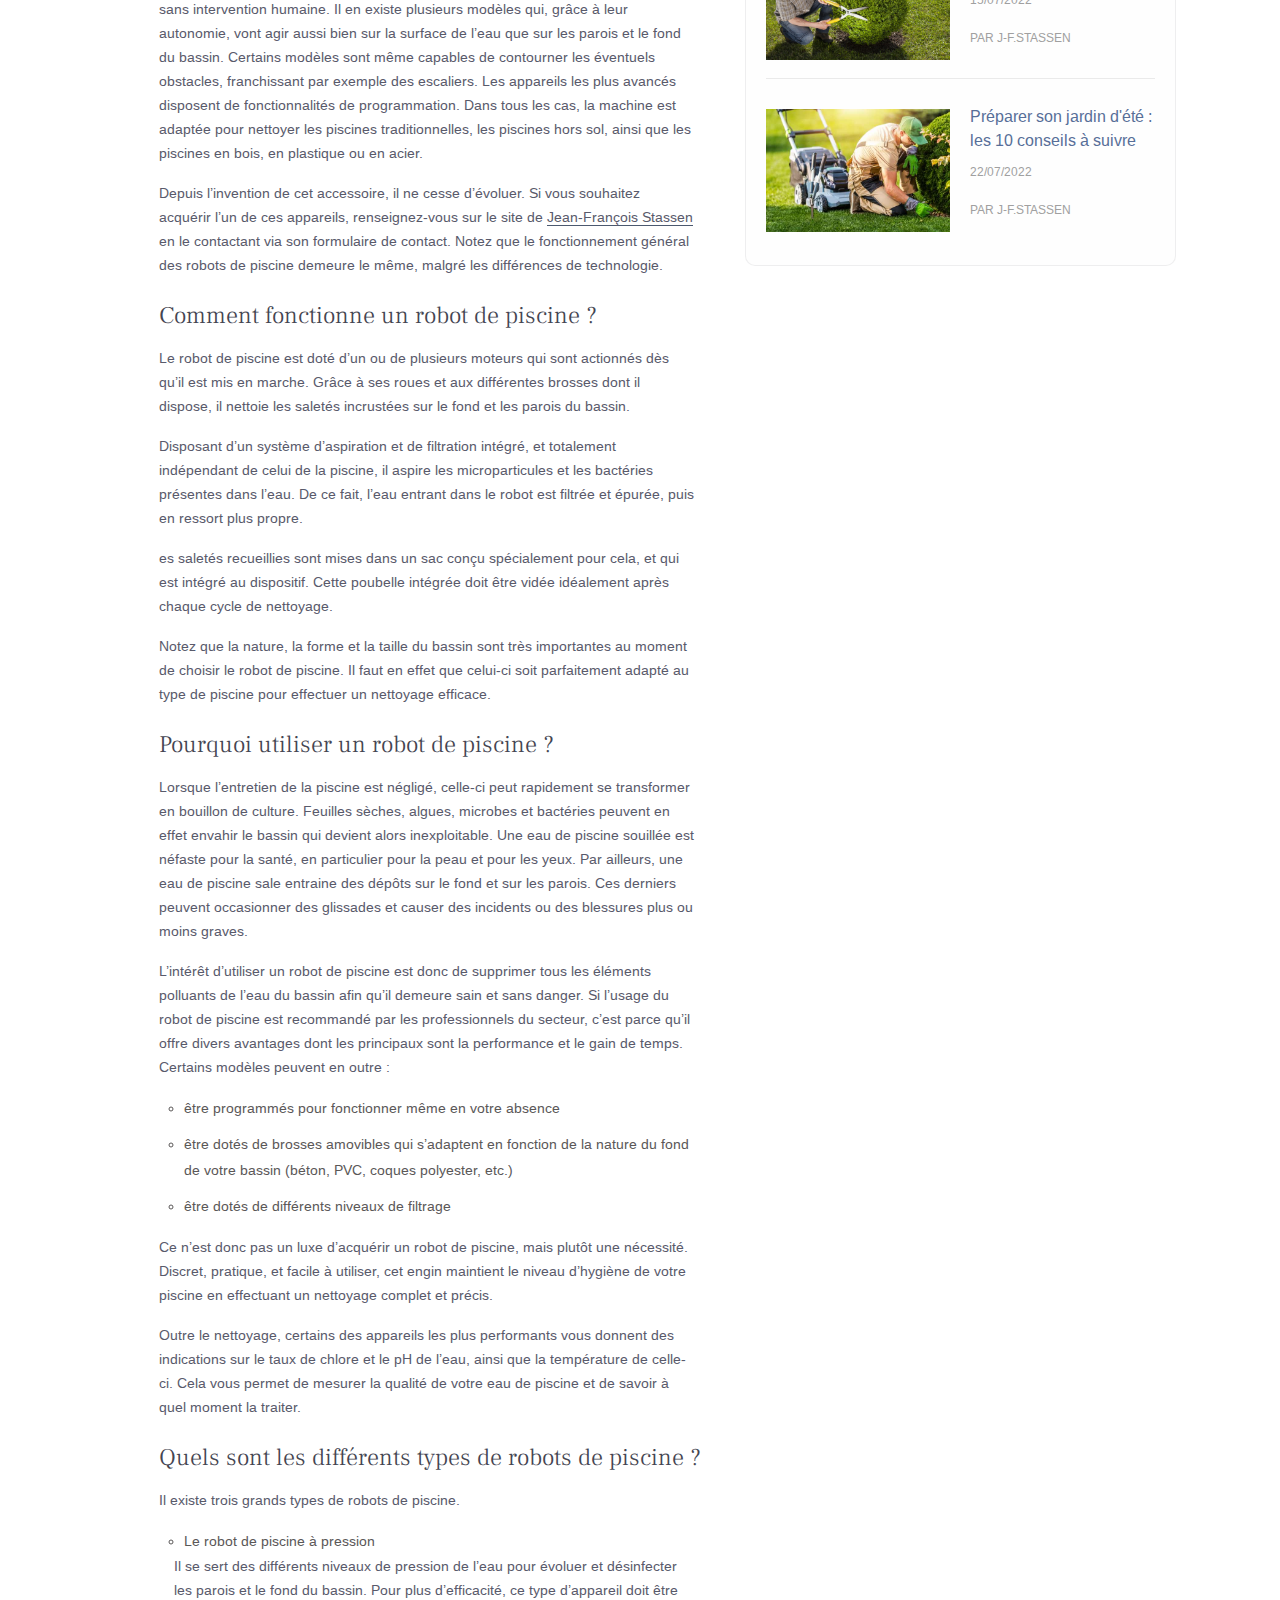
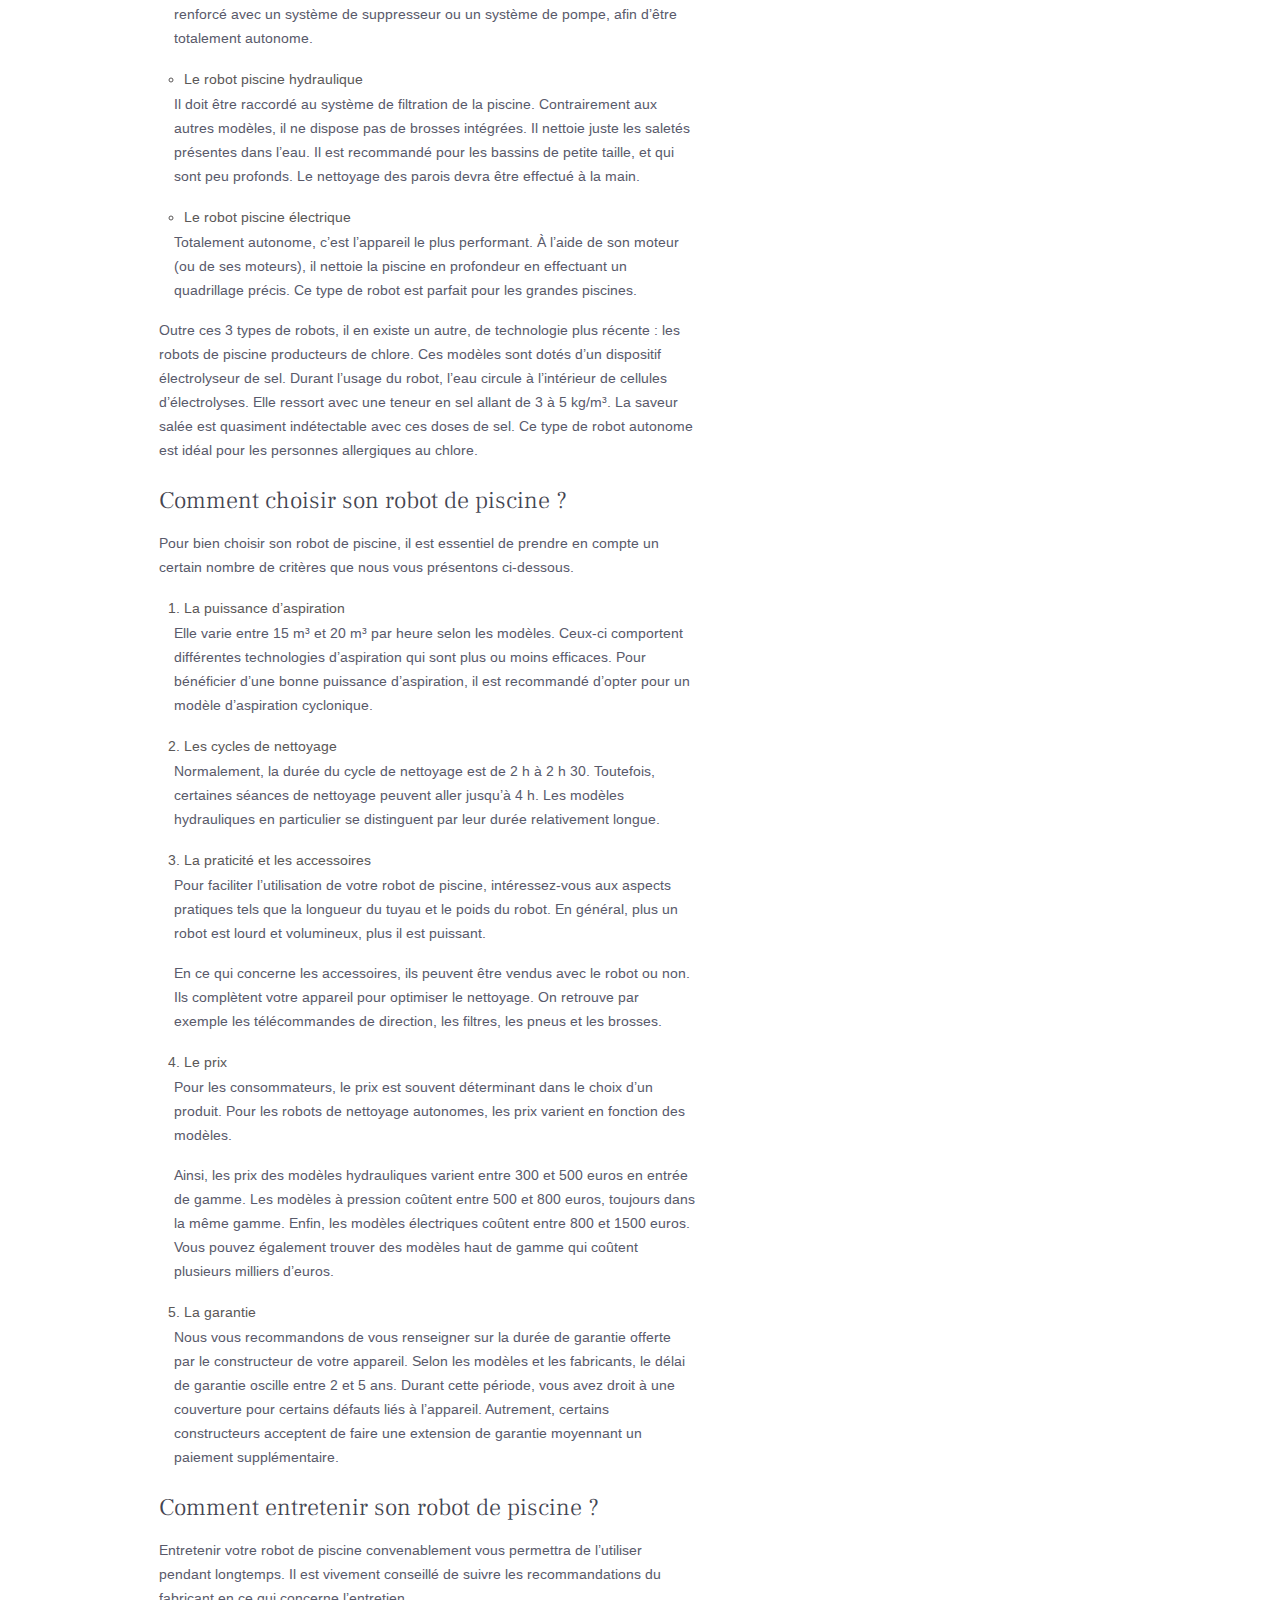
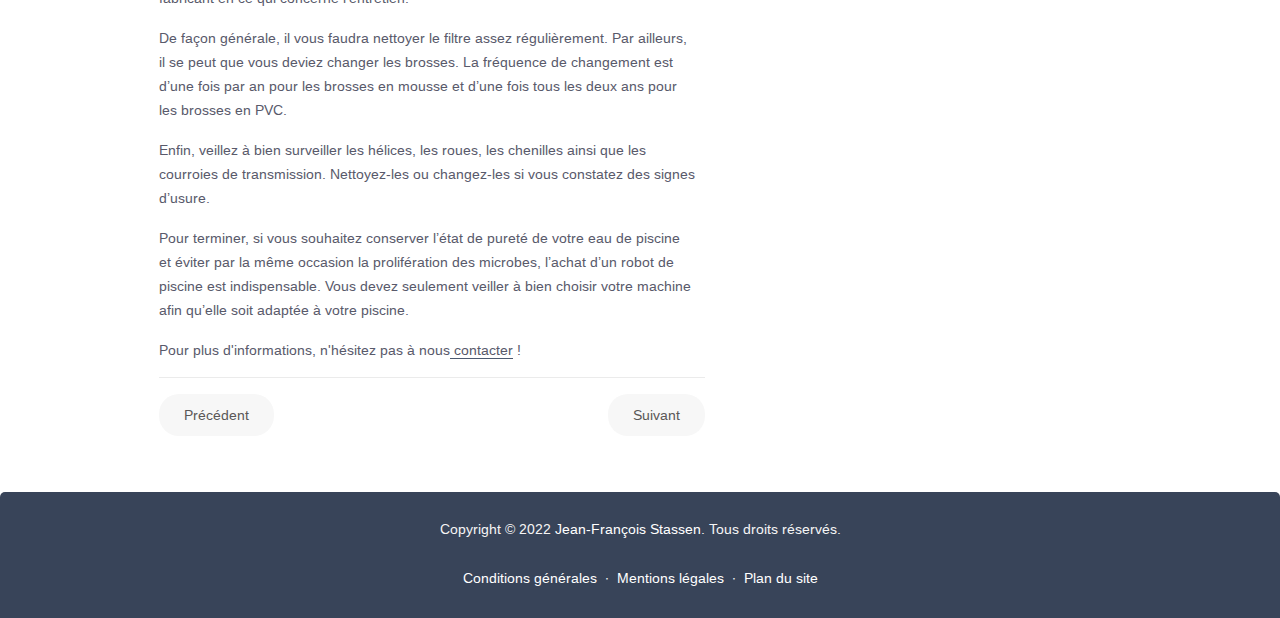
<file: assets/html/blog/article_5.html>
<!DOCTYPE html>
<html lang="fr-BE">
    <head>
        <meta charset="UTF-8">
        <meta name="viewport" content="width=device-width, initial-scale=1.0">
        <meta http-equiv="X-UA-Compatible" content="ie=edge">

        <!-- Feuilles de style css  -->
        <link rel="stylesheet" href="../../css/reset.css">
        <link rel="stylesheet" href="../../css/article-blog.css">

        <!-- Font awesome - google bibliothèque  -->
        <link rel="stylesheet" href="https://cdnjs.cloudflare.com/ajax/libs/font-awesome/5.15.4/css/all.min.css">
        <link rel="preconnect" href="https://fonts.googleapis.com">
        <link rel="preconnect" href="https://fonts.gstatic.com" crossorigin>
        <link href="https://fonts.googleapis.com/css2?family=Arimo:wght@400;500;600;700&family=Frank+Ruhl+Libre:wght@300;400;500;700;900&family=Source+Sans+Pro:wght@200;300;400;600;700;900&display=swap" rel="stylesheet">

        <!--Micro-data HTML-->
        <!-- Nom du Développeur: Renaud Van Meerbergen -->
        <meta name="author" content="Jean-François Stassen">
        <meta name="title" content="Faut-il acheter un robot de nettoyage pour sa piscine ?">
        <meta name="description" content="Bienvenue sur mon blog, je rédige quelques fois des articles pour aider mes clients à prendre soins de leur jardin, piscine,...">
        <meta name="keywords" content="Jean François Stassen, Jf Stassen, Jean François paysagiste, Stassen paysagiste, Jf Stassen paysagiste, entrepreneur Stassen, Stassen blog, Stassen pisciniste, paysagiste liège, entrepreneur paysagiste liège, aménagement jardin liège, pisciniste liège, constructeur piscine liège">
        <!--Meta Property-->
        <meta property="og:locale" content="fr_BE">
        <meta property="og:type" content="website">
        <meta property="og:title" content="Faut-il acheter un robot de nettoyage pour sa piscine ?">
        <meta property="og:site_name" content="Jean-François Stassen - Blog">
        <meta property="og:url" content="https://jf.stassen.be/">
        <meta property="article:modified_time" content="2022-07-22T16:35:14+00:00">
        <meta property="og:description" content="Bienvenue sur mon blog, je rédige quelques fois des articles pour aider mes clients à prendre soins de leur jardin, piscine,...">

        <title>Faut-il acheter un robot de nettoyage pour sa piscine ?</title>
    </head>
    <body>
        <header>
            <h1 class="hidden">Jean-François Stassen - Blog</h1>
            <div class="scroll-indicator-container">
                <div class="scroll-indicator-bar"></div>
            </div>
        </header>
        <main>
            <!--FIL D'ARIANE-->
            <ul class="arianne">
                <li><a href="../piscine.html" class="fil-ariane">Accueil</a></li>
                <li><a href="#" class="fil-ariane">Blog</a></li>
                <li><a href="#" class="fil-ariane">Article entretien de piscine</a></li>
            </ul>
            <article>
                <p class="blog-category">Entretien & nettoyage d'une piscine</p>
                <h1>Faut-il acheter un robot de nettoyage pour sa piscine&nbsp;?</h1>
                <time datetime="2022-07-22">22/08/2022</time>
                <img src="../../img/blog/blog-piscine-2.jpg" alt="photo d'un robot de nettoyage dans une piscine">
                <ul class="social-media">
                    <li class="social-icon">
                        <a href="https://fr-fr.facebook.com/jfstassen.be" title="Aller sur le compte Facebook"><i class="fab fa-facebook"></i></a>
                    </li>
                    <li class="social-icon">
                        <a href="#" title="Aller sur le compte Instagram"><i class="fab fa-instagram"></i></a>
                    </li>
                    <li class="social-icon">
                        <a href="https://be.linkedin.com/in/jean-fran%C3%A7ois-stassen-89a7768b?original_referer=https%3A%2F%2Fwww.google.com%2F" title="Aller sur le compte Linkedin"><i class="fab fa-linkedin"></i></a>
                    </li>
                </ul>
                <div class="grid-992px">
                    <section>
                        <p class="sommaire">
                            Sommaire
                        </p>
                        <ol class="first">
                            <li><a href="#ancre-1">Qu’est-ce qu’un robot de piscine&nbsp;?</a></li>
                            <li><a href="#ancre-2">Comment fonctionne un robot de piscine&nbsp;?</a></li>
                            <li><a href="#ancre-3">Pourquoi utiliser un robot de piscine&nbsp;?</a></li>
                            <li><a href="#ancre-4">Quels sont les différents types de robots de piscine&nbsp;?</a></li>
                            <li><a href="#ancre-5">Comment choisir son robot de piscine&nbsp;?</a></li>
                            <li><a href="#ancre-6">Comment entretenir son robot de piscine&nbsp;?</a></li>
                        </ol>
                        <p>
                            Les choses ont changé depuis que le robot de piscine a été inventé en 1951 par un ingénieur sud-africain.
                            Vendu pour la première fois en 1974, cet appareil a gardé pour ambition de faciliter les séances de nettoyage
                            et d’entretien de la piscine. Le robot de piscine est ainsi devenu l’outil incontournable pour garantir la propreté d’une piscine.
                        </p>
                        <h2 id="ancre-1">Qu’est-ce qu’un robot de piscine&nbsp;?</h2>
                        <p>
                            Le robot de piscine est un engin dont le rôle est d’assurer le nettoyage d’un bassin sans intervention humaine.
                            Il en existe plusieurs modèles qui, grâce à leur autonomie, vont agir aussi bien sur la surface de l’eau que sur
                            les parois et le fond du bassin. Certains modèles sont même capables de contourner les éventuels obstacles,
                            franchissant par exemple des escaliers. Les appareils les plus avancés disposent de fonctionnalités de programmation.
                            Dans tous les cas, la machine est adaptée pour nettoyer les piscines traditionnelles, les piscines hors sol, ainsi que
                            les piscines en bois, en plastique ou en acier.
                        </p>
                        <p>
                            Depuis l’invention de cet accessoire, il ne cesse d’évoluer. Si vous souhaitez acquérir l’un de ces appareils,
                            renseignez-vous sur le site de <a href="../../../index.html">Jean-François Stassen</a> en le contactant via son formulaire de contact.
                            Notez que le fonctionnement général des robots de piscine demeure le même, malgré les différences de technologie.
                        </p>
                        <h2 id="ancre-2">Comment fonctionne un robot de piscine&nbsp;?</h2>
                        <p>
                            Le robot de piscine est doté d’un ou de plusieurs moteurs qui sont actionnés dès qu’il est mis en marche. Grâce à ses roues
                            et aux différentes brosses dont il dispose, il nettoie les saletés incrustées sur le fond et les parois du bassin.
                        </p>
                        <p>Disposant d’un système d’aspiration et de filtration intégré, et totalement indépendant de celui de la piscine, il aspire les
                            microparticules et les bactéries présentes dans l’eau. De ce fait, l’eau entrant dans le robot est filtrée et épurée, puis en ressort plus propre.
                        </p>
                        <p>
                            es saletés recueillies sont mises dans un sac conçu spécialement pour cela, et qui est intégré au dispositif. Cette poubelle
                            intégrée doit être vidée idéalement après chaque cycle de nettoyage.

                        </p>
                        <p>
                            Notez que la nature, la forme et la taille du bassin sont très importantes au moment de choisir le robot de piscine. Il faut
                            en effet que celui-ci soit parfaitement adapté au type de piscine pour effectuer un nettoyage efficace.
                        </p>
                        <h2 id="ancre-3">Pourquoi utiliser un robot de piscine&nbsp;?</h2>
                        <p>
                            Lorsque l’entretien de la piscine est négligé, celle-ci peut rapidement se transformer en bouillon de culture.
                            Feuilles sèches, algues, microbes et bactéries peuvent en effet envahir le bassin qui devient alors inexploitable.
                            Une eau de piscine souillée est néfaste pour la santé, en particulier pour la peau et pour les yeux. Par ailleurs,
                            une eau de piscine sale entraine des dépôts sur le fond et sur les parois. Ces derniers peuvent occasionner des glissades
                            et causer des incidents ou des blessures plus ou moins graves.
                        </p>
                        <p>
                            L’intérêt d’utiliser un robot de piscine est donc de supprimer tous les éléments polluants de l’eau du bassin afin qu’il
                            demeure sain et sans danger. Si l’usage du robot de piscine est recommandé par les professionnels du secteur, c’est parce
                            qu’il offre divers avantages dont les principaux sont la performance et le gain de temps. Certains modèles peuvent en outre&nbsp;:
                        </p>
                        <ul>
                            <li>
                                être programmés pour fonctionner même en votre absence
                            </li>
                            <li>
                                être dotés de brosses amovibles qui s’adaptent en fonction de la nature du fond de votre bassin (béton, PVC, coques polyester, etc.)
                            </li>
                            <li>
                                être dotés de différents niveaux de filtrage
                            </li>
                        </ul>
                        <p>
                            Ce n’est donc pas un luxe d’acquérir un robot de piscine, mais plutôt une nécessité. Discret, pratique, et facile à utiliser,
                            cet engin maintient le niveau d’hygiène de votre piscine en effectuant un nettoyage complet et précis.
                        </p>
                        <p>
                            Outre le nettoyage, certains des appareils les plus performants vous donnent des indications sur le taux de chlore et le pH de l’eau,
                            ainsi que la température de celle-ci. Cela vous permet de mesurer la qualité de votre eau de piscine et de savoir à quel moment la traiter.
                        </p>
                        <h2 id="ancre-4">Quels sont les différents types de robots de piscine&nbsp;?</h2>
                        <p>
                            Il existe trois grands types de robots de piscine.
                        </p>
                        <ul>
                            <li>
                                Le robot de piscine à pression
                                <p>
                                    Il se sert des différents niveaux de pression de l’eau pour évoluer et désinfecter les parois
                                    et le fond du bassin. Pour plus d’efficacité, ce type d’appareil doit être renforcé avec un système
                                    de suppresseur ou un système de pompe, afin d’être totalement autonome.
                                </p>
                            </li>
                            <li>
                                Le robot piscine hydraulique
                                <p>
                                    Il doit être raccordé au système de filtration de la piscine. Contrairement aux autres modèles,
                                    il ne dispose pas de brosses intégrées. Il nettoie juste les saletés présentes dans l’eau. Il est
                                    recommandé pour les bassins de petite taille, et qui sont peu profonds. Le nettoyage des parois
                                    devra être effectué à la main.
                                </p>
                            </li>
                            <li>
                                Le robot piscine électrique
                                <p>
                                    Totalement autonome, c’est l’appareil le plus performant. À l’aide de son moteur (ou de ses moteurs),
                                    il nettoie la piscine en profondeur en effectuant un quadrillage précis. Ce type de robot est parfait
                                    pour les grandes piscines.
                                </p>
                            </li>
                        </ul>
                        <p>
                            Outre ces 3 types de robots, il en existe un autre, de technologie plus récente : les robots de piscine producteurs
                            de chlore. Ces modèles sont dotés d’un dispositif électrolyseur de sel. Durant l’usage du robot, l’eau circule à
                            l’intérieur de cellules d’électrolyses. Elle ressort avec une teneur en sel allant de 3 à 5 kg/m³. La saveur salée
                            est quasiment indétectable avec ces doses de sel. Ce type de robot autonome est idéal pour les personnes allergiques au chlore.
                        </p>
                        <h2 id="ancre-5">Comment choisir son robot de piscine&nbsp;?</h2>
                        <p>
                            Pour bien choisir son robot de piscine, il est essentiel de prendre en compte un certain nombre
                            de critères que nous vous présentons ci-dessous.
                        </p>
                        <ol>
                            <li>
                                La puissance d’aspiration
                                <p>
                                    Elle varie entre 15 m³ et 20 m³ par heure selon les modèles. Ceux-ci comportent différentes technologies
                                    d’aspiration qui sont plus ou moins efficaces. Pour bénéficier d’une bonne puissance d’aspiration,
                                    il est recommandé d’opter pour un modèle d’aspiration cyclonique.
                                </p>
                            </li>
                            <li>
                                Les cycles de nettoyage
                                <p>
                                    Normalement, la durée du cycle de nettoyage est de 2 h à 2 h 30. Toutefois, certaines séances de nettoyage
                                    peuvent aller jusqu’à 4 h. Les modèles hydrauliques en particulier se distinguent par leur durée relativement longue.
                                </p>
                            </li>
                            <li>
                                La praticité et les accessoires
                                <p>
                                    Pour faciliter l’utilisation de votre robot de piscine, intéressez-vous aux aspects pratiques tels que
                                    la longueur du tuyau et le poids du robot. En général, plus un robot est lourd et volumineux, plus il est puissant.
                                </p>
                                <p>
                                    En ce qui concerne les accessoires, ils peuvent être vendus avec le robot ou non. Ils complètent votre
                                    appareil pour optimiser le nettoyage. On retrouve par exemple les télécommandes de direction, les filtres,
                                    les pneus et les brosses.
                                </p>
                            </li>
                            <li>
                                Le prix
                                <p>
                                    Pour les consommateurs, le prix est souvent déterminant dans le choix d’un produit. Pour les robots de
                                    nettoyage autonomes, les prix varient en fonction des modèles.
                                </p>
                                <p>
                                    Ainsi, les prix des modèles hydrauliques varient entre 300 et 500 euros en entrée de gamme. Les modèles à
                                    pression coûtent entre 500 et 800 euros, toujours dans la même gamme. Enfin, les modèles électriques coûtent
                                    entre 800 et 1500 euros. Vous pouvez également trouver des modèles haut de gamme qui coûtent plusieurs milliers d’euros.
                                </p>
                            </li>
                            <li>
                                La garantie
                                <p>
                                    Nous vous recommandons de vous renseigner sur la durée de garantie offerte par le constructeur de votre appareil.
                                    Selon les modèles et les fabricants, le délai de garantie oscille entre 2 et 5 ans. Durant cette période,
                                    vous avez droit à une couverture pour certains défauts liés à l’appareil. Autrement, certains constructeurs
                                    acceptent de faire une extension de garantie moyennant un paiement supplémentaire.
                                </p>
                            </li>
                        </ol>
                        <h2 id="ancre-6">Comment entretenir son robot de piscine&nbsp;?</h2>
                        <p>
                            Entretenir votre robot de piscine convenablement vous permettra de l’utiliser pendant longtemps. Il est vivement
                            conseillé de suivre les recommandations du fabricant en ce qui concerne l’entretien.
                        </p>
                        <p>
                            De façon générale, il vous faudra nettoyer le filtre assez régulièrement. Par ailleurs, il se peut que vous deviez
                            changer les brosses. La fréquence de changement est d’une fois par an pour les brosses en mousse et d’une fois tous
                            les deux ans pour les brosses en PVC.
                        </p>
                        <p>
                            Enfin, veillez à bien surveiller les hélices, les roues, les chenilles ainsi que les courroies de transmission.
                            Nettoyez-les ou changez-les si vous constatez des signes d’usure.
                        </p>
                        <p>
                            Pour terminer, si vous souhaitez conserver l’état de pureté de votre eau de piscine et éviter par la même
                            occasion la prolifération des microbes, l’achat d’un robot de piscine est indispensable. Vous devez seulement
                            veiller à bien choisir votre machine afin qu’elle soit adaptée à votre piscine.
                        </p>
                        <p class="last">
                            Pour plus d'informations, n'hésitez pas à nous<a href="../contact.html" title="Aller vers la page de contact"> contacter</a>&nbsp;!
                        </p>
                        <ul class="nav-article">
                            <li><a href="article_4.html" title="Lire aussi l'article précédent">Précédent</a></li>
                            <li><a href="article_6.html" title="Lire aussi l'article suivant">Suivant</a></li>
                        </ul>
                    </section>
                    <section class="articles-autres">
                        <h2>Articles récents<span class="barre-deco"></span></h2>
                        <div class="article-grid">
                            <div class="article-recent">
                                <a href="article_4.html"><img src="../../img/blog/blog-piscine-1.jpeg" alt=""></a>
                                <div>
                                    <a href="article_4.html">Quel prix prévoir pour l’entretien de sa piscine&nbsp;?</a>
                                    <time datetime="2022-07-22">15/08/2022</time>
                                    <p>Par J-F.Stassen</p>
                                </div>
                            </div>
                            <div class="article-recent">
                                <a href="article_6.html"><img src="../../img/blog/blog-piscine-3.jpg" alt=""></a>
                                <div>
                                    <a href="article_6.html">Comment vérifier le niveau de chlore et de pH&nbsp;?</a>
                                    <time datetime="2022-07-22">25/08/2022</time>
                                    <p>Par J-F.Stassen</p>
                                </div>
                            </div>
                            <div class="article-recent">
                                <a href="article_1.html"><img src="../../img/blog/blog-1.jpg" alt=""></a>
                                <div>
                                    <a href="article_1.html">Quel prix prévoir pour l’entretien de son jardin&nbsp;?</a>
                                    <time datetime="2022-07-22">15/07/2022</time>
                                    <p>Par J-F.Stassen</p>
                                </div>
                            </div>
                            <div class="article-recent">
                                <a href="article_2.html"><img src="../../img/blog/blog-2.jpg" alt=""></a>
                                <div>
                                    <a href="article_2.html">Préparer son jardin d'été : les 10 conseils à suivre</a>
                                    <time datetime="2022-07-22">22/07/2022</time>
                                    <p>Par J-F.Stassen</p>
                                </div>
                            </div>
                        </div>
                    </section>
                </div>
            </article>
        </main>
        <footer>
            <p>
                Copyright © 2022 <a href="../../../index.html" title="Visiter le site officiel">Jean-François Stassen</a>. Tous droits réservés.
            </p>
            <p>
                <a href="#" title="Aller vers les conditions générales du site">Conditions générales</a>
                <span>&nbsp;∙&nbsp;</span>
                <a href="#" title="Aller vers les mentions légales">Mentions légales</a>
                <span>&nbsp;∙&nbsp;</span>
                <a href="#" title="Aller vers le plan du site">Plan du site</a>
            </p>
            <a class="back-to-top" href="#"></a>
        </footer>
        <script>
            window.addEventListener("scroll", () => {
                const indicatorBar = document.querySelector(".scroll-indicator-bar");

                const pageScroll = document.body.scrollTop || document.documentElement.scrollTop;
                const height = document.documentElement.scrollHeight - document.documentElement.clientHeight;
                const scrollValue = (pageScroll / height) * 100;

                indicatorBar.style.width = scrollValue + "%";
            });
        </script>
    </body>
</html>
</file>
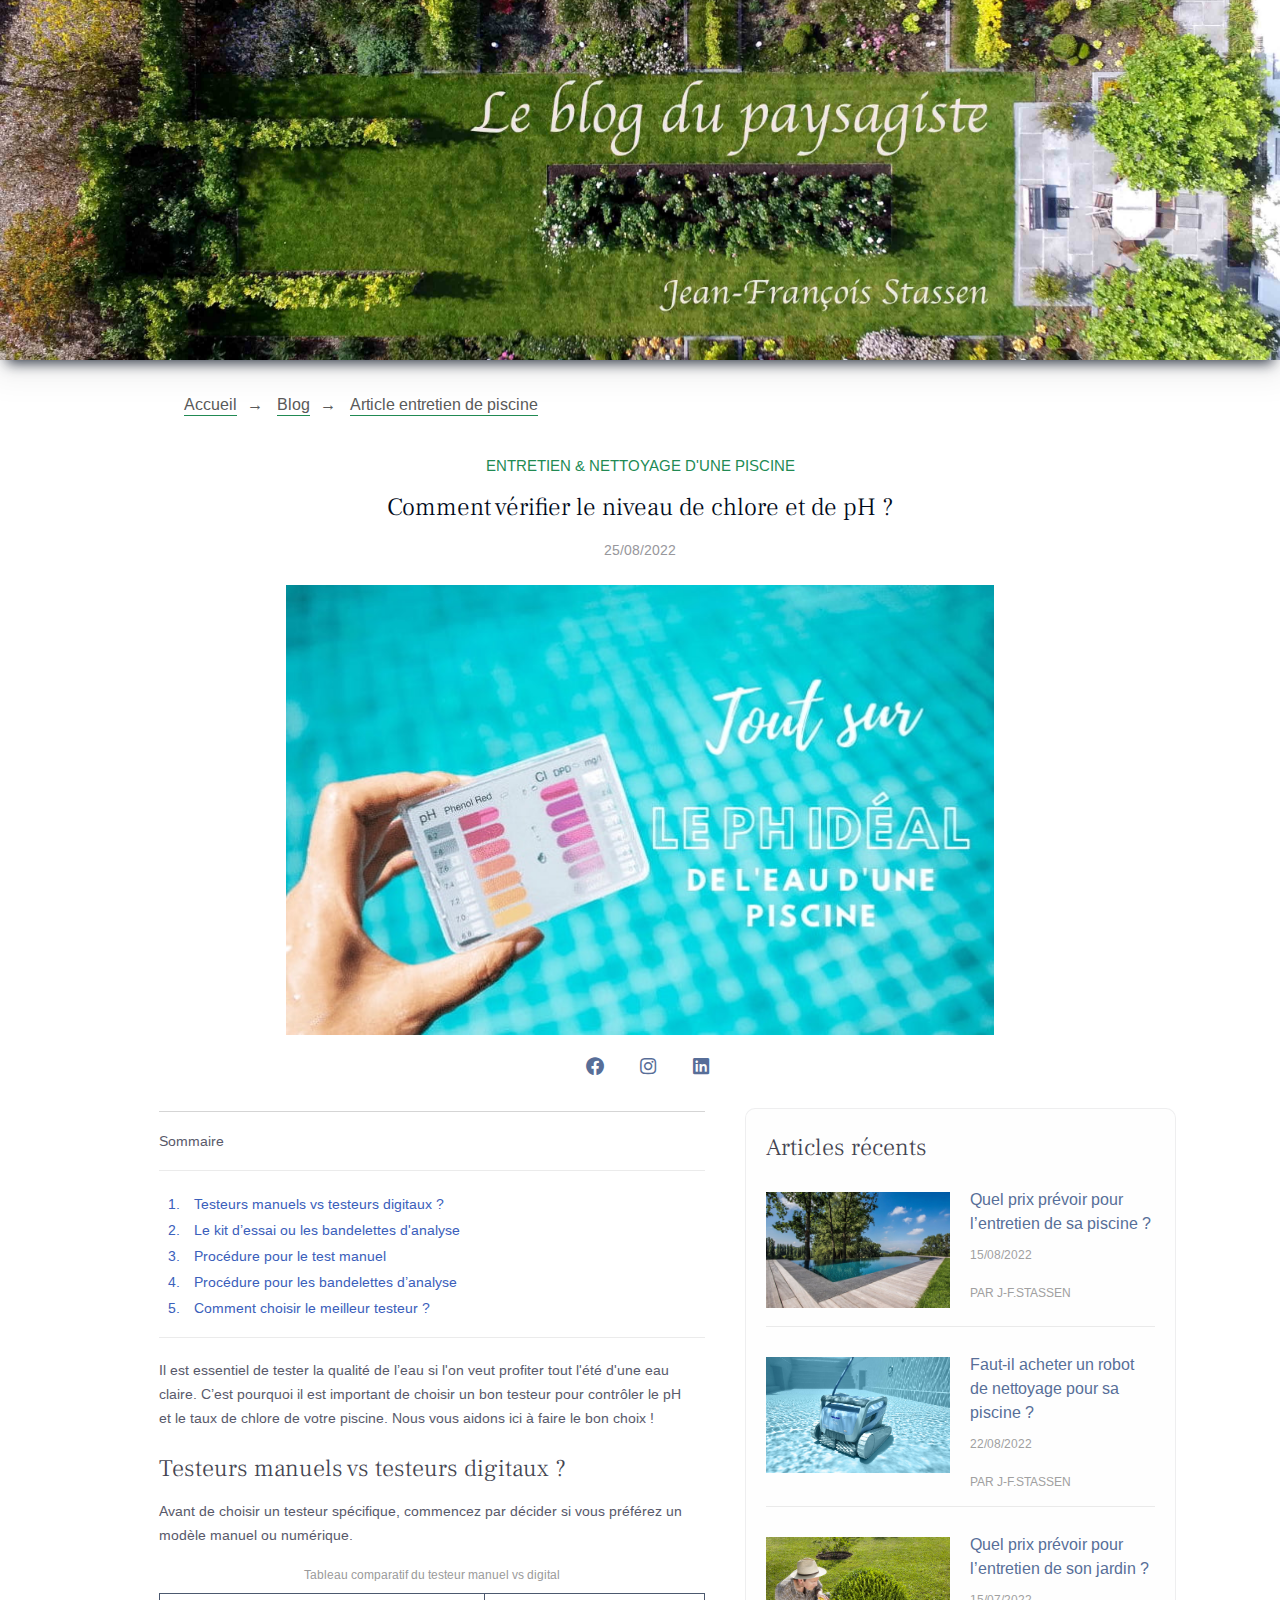
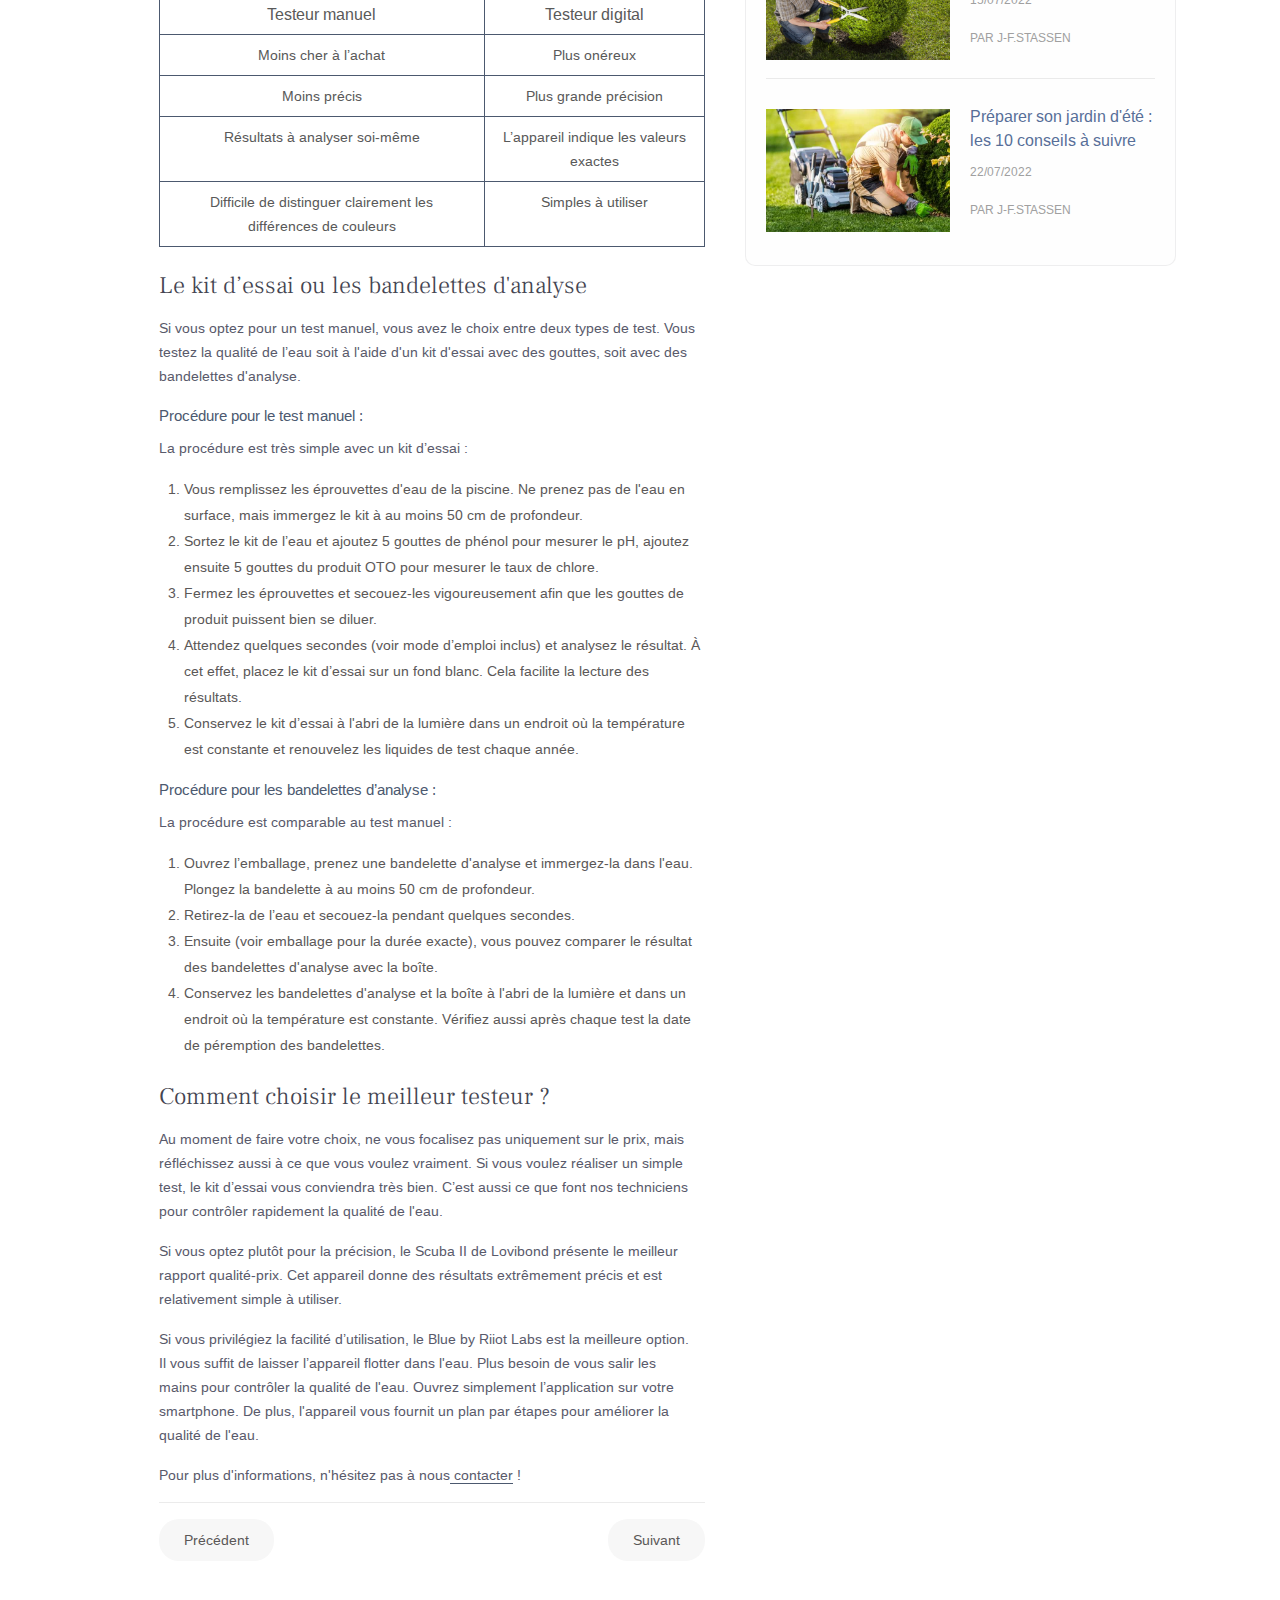
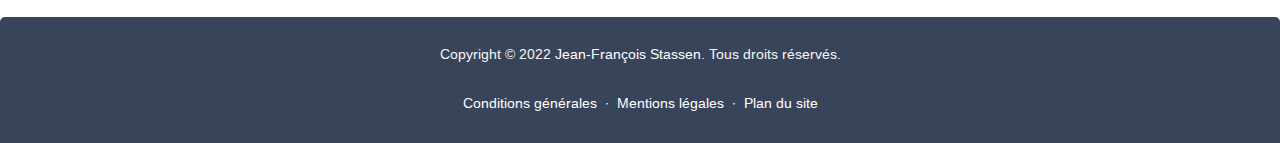
<file: assets/html/blog/article_6.html>
<!DOCTYPE html>
<html lang="fr-BE">
    <head>
        <meta charset="UTF-8">
        <meta name="viewport" content="width=device-width, initial-scale=1.0">
        <meta http-equiv="X-UA-Compatible" content="ie=edge">

        <!-- Feuilles de style css  -->
        <link rel="stylesheet" href="../../css/reset.css">
        <link rel="stylesheet" href="../../css/article-blog.css">

        <!-- Font awesome - google bibliothèque  -->
        <link rel="stylesheet" href="https://cdnjs.cloudflare.com/ajax/libs/font-awesome/5.15.4/css/all.min.css">
        <link rel="preconnect" href="https://fonts.googleapis.com">
        <link rel="preconnect" href="https://fonts.gstatic.com" crossorigin>
        <link href="https://fonts.googleapis.com/css2?family=Arimo:wght@400;500;600;700&family=Frank+Ruhl+Libre:wght@300;400;500;700;900&family=Source+Sans+Pro:wght@200;300;400;600;700;900&display=swap" rel="stylesheet">

        <!--Micro-data HTML-->
        <!-- Nom du Développeur: Renaud Van Meerbergen -->
        <meta name="author" content="Jean-François Stassen">
        <meta name="title" content="Comment vérifier le niveau de chlore et de pH ?">
        <meta name="description" content="Bienvenue sur mon blog, je rédige quelques fois des articles pour aider mes clients à prendre soins de leur jardin, piscine,...">
        <meta name="keywords" content="Jean François Stassen, Jf Stassen, Jean François paysagiste, Stassen paysagiste, Jf Stassen paysagiste, entrepreneur Stassen, Stassen blog, Stassen pisciniste, paysagiste liège, entrepreneur paysagiste liège, aménagement jardin liège, pisciniste liège, constructeur piscine liège">
        <!--Meta Property-->
        <meta property="og:locale" content="fr_BE">
        <meta property="og:type" content="website">
        <meta property="og:title" content="Comment vérifier le niveau de chlore et de pH ?">
        <meta property="og:site_name" content="Jean-François Stassen - Blog">
        <meta property="og:url" content="https://jf.stassen.be/">
        <meta property="article:modified_time" content="2022-07-22T16:35:14+00:00">
        <meta property="og:description" content="Bienvenue sur mon blog, je rédige quelques fois des articles pour aider mes clients à prendre soins de leur jardin, piscine,...">

        <title>Comment vérifier le niveau de chlore et de pH ?</title>
    </head>
    <body>
        <header>
            <h1 class="hidden">Jean-François Stassen - Blog</h1>
            <div class="scroll-indicator-container">
                <div class="scroll-indicator-bar"></div>
            </div>
        </header>
        <main>
            <!--FIL D'ARIANE-->
            <ul class="arianne">
                <li><a href="../piscine.html" class="fil-ariane">Accueil</a></li>
                <li><a href="#" class="fil-ariane">Blog</a></li>
                <li><a href="#" class="fil-ariane">Article entretien de piscine</a></li>
            </ul>
            <article>
                <p class="blog-category">Entretien & nettoyage d'une piscine</p>
                <h1>Comment vérifier le niveau de chlore et de pH&nbsp;?</h1>
                <time datetime="2022-07-22">25/08/2022</time>
                <img src="../../img/blog/blog-piscine-3.jpg" alt="photo d'un robot de nettoyage dans une piscine">
                <ul class="social-media">
                    <li class="social-icon">
                        <a href="https://fr-fr.facebook.com/jfstassen.be" title="Aller sur le compte Facebook"><i class="fab fa-facebook"></i></a>
                    </li>
                    <li class="social-icon">
                        <a href="#" title="Aller sur le compte Instagram"><i class="fab fa-instagram"></i></a>
                    </li>
                    <li class="social-icon">
                        <a href="https://be.linkedin.com/in/jean-fran%C3%A7ois-stassen-89a7768b?original_referer=https%3A%2F%2Fwww.google.com%2F" title="Aller sur le compte Linkedin"><i class="fab fa-linkedin"></i></a>
                    </li>
                </ul>
                <div class="grid-992px">
                    <section>
                        <p class="sommaire">
                            Sommaire
                        </p>
                        <ol class="first">
                            <li><a href="#ancre-1">Testeurs manuels vs testeurs digitaux&nbsp;?</a></li>
                            <li><a href="#ancre-2">Le kit d’essai ou les bandelettes d'analyse</a></li>
                            <li><a href="#ancre-3">Procédure pour le test manuel</a></li>
                            <li><a href="#ancre-4">Procédure pour les bandelettes d’analyse</a></li>
                            <li><a href="#ancre-5">Comment choisir le meilleur testeur&nbsp;?</a></li>
                        </ol>
                        <p>
                            Il est essentiel de tester la qualité de l’eau si l'on veut profiter tout l'été d'une eau claire.
                            C’est pourquoi il est important de choisir un bon testeur pour contrôler le pH et le taux de chlore
                            de votre piscine. Nous vous aidons ici à faire le bon choix !
                        </p>
                        <h2 id="ancre-1">Testeurs manuels vs testeurs digitaux&nbsp;?</h2>
                        <p>
                            Avant de choisir un testeur spécifique, commencez par décider si vous préférez un modèle manuel ou numérique.
                        </p>
                        <table>
                            <caption>Tableau comparatif du testeur manuel vs digital</caption>
                            <tbody>
                            <tr>
                                <th>Testeur manuel</th>
                                <th>Testeur digital</th>
                            </tr>
                            <tr>
                                <td>Moins cher à l’achat</td>
                                <td>Plus onéreux</td>
                            </tr>
                            <tr>
                                <td>Moins précis</td>
                                <td>Plus grande précision</td>
                            </tr>
                            <tr>
                                <td>Résultats à analyser soi-même</td>
                                <td>L’appareil indique les valeurs exactes</td>
                            </tr>
                            <tr>
                                <td>Difficile de distinguer clairement les différences de couleurs</td>
                                <td>Simples à utiliser</td>
                            </tr>
                            </tbody>
                        </table>
                        <h2 id="ancre-2">Le kit d’essai ou les bandelettes d'analyse</h2>
                        <p>
                            Si vous optez pour un test manuel, vous avez le choix entre deux types de test. Vous testez la qualité de l’eau
                            soit à l'aide d'un kit d'essai avec des gouttes, soit avec des bandelettes d'analyse.
                        </p>
                        <p id="ancre-3">
                            <span class="titre-p">Procédure pour le test manuel&nbsp;:</span>
                            La procédure est très simple avec un kit d’essai :
                        </p>
                        <ol>
                            <li>
                                Vous remplissez les éprouvettes d'eau de la piscine. Ne prenez pas de l'eau en surface,
                                mais immergez le kit à au moins 50 cm de profondeur.
                            </li>
                            <li>
                                Sortez le kit de l’eau et ajoutez 5 gouttes de phénol pour mesurer le pH, ajoutez ensuite
                                5 gouttes du produit OTO pour mesurer le taux de chlore.
                            </li>
                            <li>
                                Fermez les éprouvettes et secouez-les vigoureusement afin que les gouttes de produit puissent bien se diluer.
                            </li>
                            <li>
                                Attendez quelques secondes (voir mode d’emploi inclus) et analysez le résultat. À cet effet,
                                placez le kit d’essai sur un fond blanc. Cela facilite la lecture des résultats.
                            </li>
                            <li>
                                Conservez le kit d’essai à l'abri de la lumière dans un endroit où la température est constante
                                et renouvelez les liquides de test chaque année.
                            </li>
                        </ol>
                        <p id="ancre-4">
                            <span class="titre-p">Procédure pour les bandelettes d’analyse&nbsp;:</span>
                            La procédure est comparable au test manuel :
                        </p>
                        <ol>
                            <li>
                                Ouvrez l’emballage, prenez une bandelette d'analyse et immergez-la dans l'eau.
                                Plongez la bandelette à au moins 50 cm de profondeur.
                            </li>
                            <li>
                                Retirez-la de l’eau et secouez-la pendant quelques secondes.
                            </li>
                            <li>
                                Ensuite (voir emballage pour la durée exacte), vous pouvez comparer le résultat des bandelettes d'analyse avec la boîte.
                            </li>
                            <li>
                                Conservez les bandelettes d'analyse et la boîte à l'abri de la lumière et dans un endroit où la température est constante.
                                Vérifiez aussi après chaque test la date de péremption des bandelettes.
                            </li>
                        </ol>
                        <h2 id="ancre-5">Comment choisir le meilleur testeur&nbsp;?</h2>
                        <p>
                            Au moment de faire votre choix, ne vous focalisez pas uniquement sur le prix, mais réfléchissez aussi à ce que vous voulez vraiment.
                            Si vous voulez réaliser un simple test, le kit d’essai vous conviendra très bien. C’est aussi ce que font nos techniciens pour
                            contrôler rapidement la qualité de l'eau.
                        </p>
                        <p>
                            Si vous optez plutôt pour la précision, le Scuba II de Lovibond présente le meilleur rapport qualité-prix. Cet appareil donne des
                            résultats extrêmement précis et est relativement simple à utiliser.
                        </p>
                        <p>
                            Si vous privilégiez la facilité d’utilisation, le Blue by Riiot Labs est la meilleure option. Il vous suffit de laisser l’appareil
                            flotter dans l'eau. Plus besoin de vous salir les mains pour contrôler la qualité de l'eau. Ouvrez simplement l’application sur
                            votre smartphone. De plus, l'appareil vous fournit un plan par étapes pour améliorer la qualité de l'eau.
                        </p>
                        <p class="last">
                            Pour plus d'informations, n'hésitez pas à nous<a href="../contact.html" title="Aller vers la page de contact"> contacter</a>&nbsp;!
                        </p>
                        <ul class="nav-article">
                            <li><a href="article_4.html" title="Lire aussi l'article précédent">Précédent</a></li>
                            <li><a href="article_5.html" title="Lire aussi l'article suivant">Suivant</a></li>
                        </ul>
                    </section>
                    <section class="articles-autres">
                        <h2>Articles récents<span class="barre-deco"></span></h2>
                        <div class="article-grid">
                            <div class="article-recent">
                                <a href="article_4.html"><img src="../../img/blog/blog-piscine-1.jpeg" alt=""></a>
                                <div>
                                    <a href="article_4.html">Quel prix prévoir pour l’entretien de sa piscine&nbsp;?</a>
                                    <time datetime="2022-07-22">15/08/2022</time>
                                    <p>Par J-F.Stassen</p>
                                </div>
                            </div>
                            <div class="article-recent">
                                <a href="article_5.html"><img src="../../img/blog/blog-piscine-2.jpg" alt=""></a>
                                <div>
                                    <a href="article_5.html">Faut-il acheter un robot de nettoyage pour sa piscine&nbsp;?</a>
                                    <time datetime="2022-07-22">22/08/2022</time>
                                    <p>Par J-F.Stassen</p>
                                </div>
                            </div>
                            <div class="article-recent">
                                <a href="article_1.html"><img src="../../img/blog/blog-1.jpg" alt=""></a>
                                <div>
                                    <a href="article_1.html">Quel prix prévoir pour l’entretien de son jardin&nbsp;?</a>
                                    <time datetime="2022-07-22">15/07/2022</time>
                                    <p>Par J-F.Stassen</p>
                                </div>
                            </div>
                            <div class="article-recent">
                                <a href="article_2.html"><img src="../../img/blog/blog-2.jpg" alt=""></a>
                                <div>
                                    <a href="article_2.html">Préparer son jardin d'été : les 10 conseils à suivre</a>
                                    <time datetime="2022-07-22">22/07/2022</time>
                                    <p>Par J-F.Stassen</p>
                                </div>
                            </div>
                        </div>
                    </section>
                </div>
            </article>
        </main>
        <footer>
            <p>
                Copyright © 2022 <a href="../../../index.html" title="Visiter le site officiel">Jean-François Stassen</a>. Tous droits réservés.
            </p>
            <p>
                <a href="#" title="Aller vers les conditions générales du site">Conditions générales</a>
                <span>&nbsp;∙&nbsp;</span>
                <a href="#" title="Aller vers les mentions légales">Mentions légales</a>
                <span>&nbsp;∙&nbsp;</span>
                <a href="#" title="Aller vers le plan du site">Plan du site</a>
            </p>
            <a class="back-to-top" href="#"></a>
        </footer>
        <script>
            window.addEventListener("scroll", () => {
                const indicatorBar = document.querySelector(".scroll-indicator-bar");

                const pageScroll = document.body.scrollTop || document.documentElement.scrollTop;
                const height = document.documentElement.scrollHeight - document.documentElement.clientHeight;
                const scrollValue = (pageScroll / height) * 100;

                indicatorBar.style.width = scrollValue + "%";
            });
        </script>
    </body>
</html>
</file>
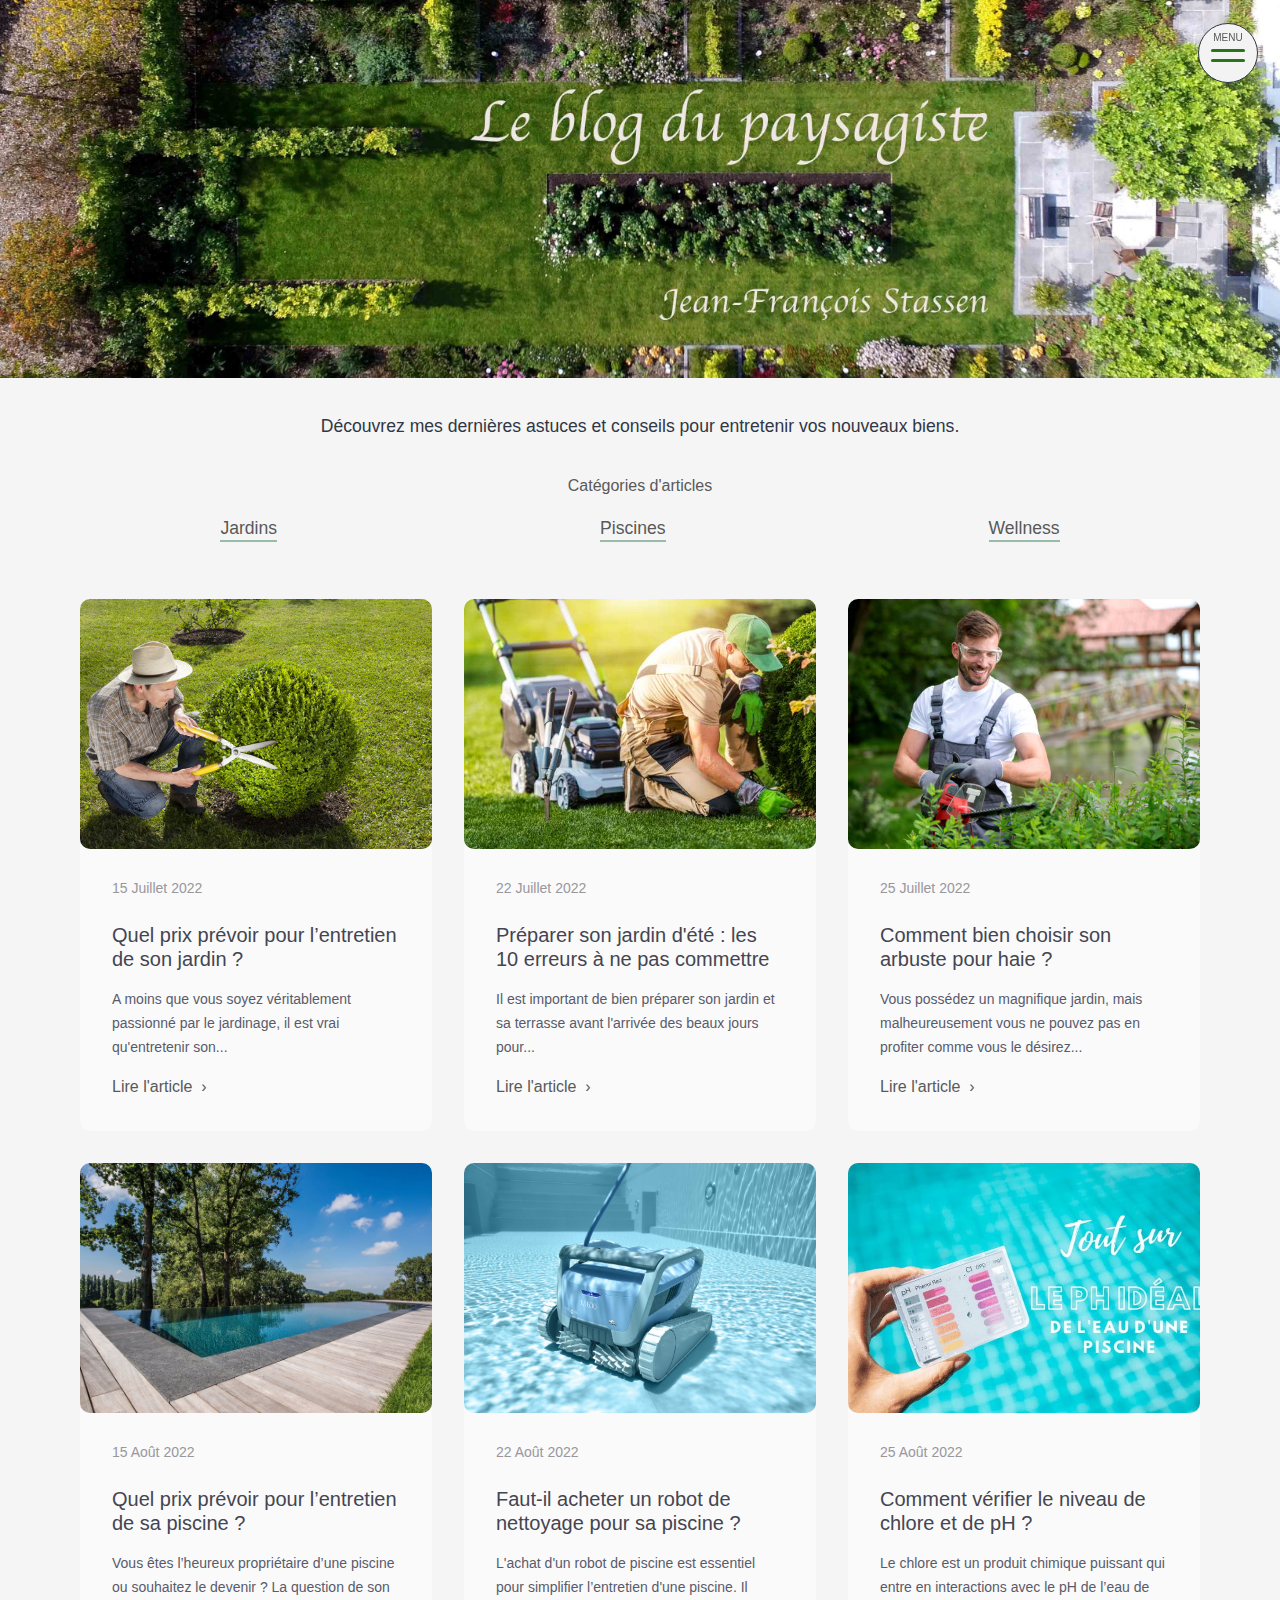
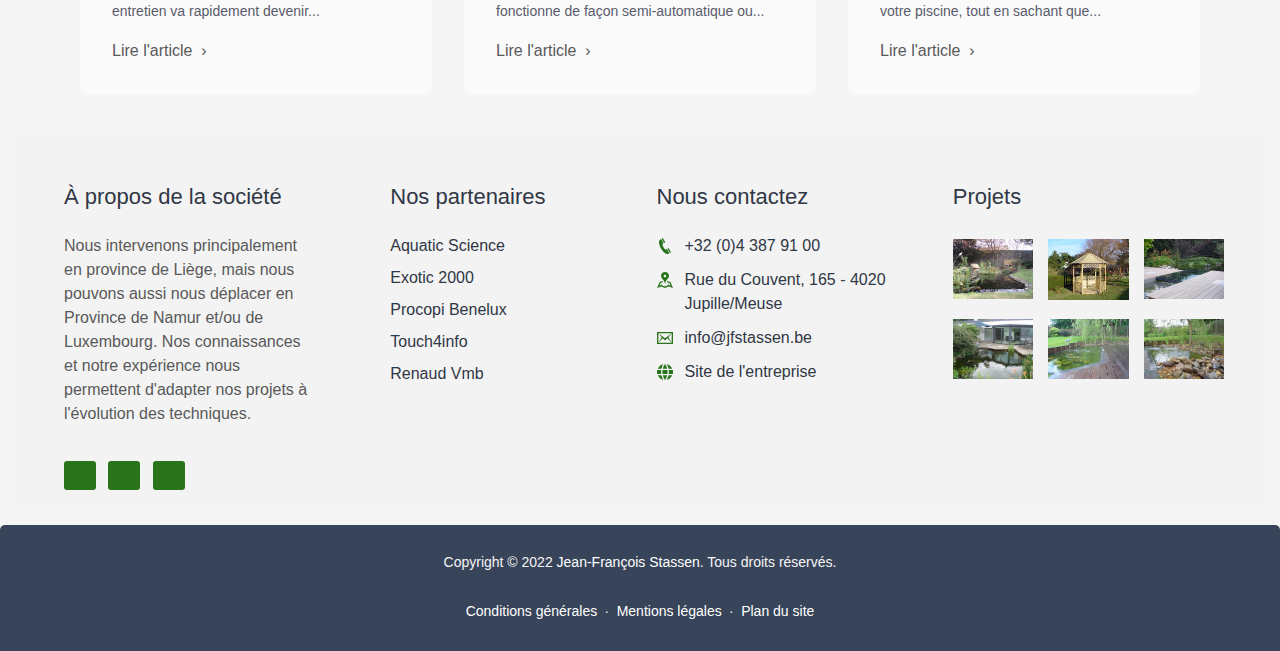
<file: assets/html/blog/blog.html>
<!DOCTYPE html>
<html lang="fr-BE">
    <head>
        <title>Blog - Jean-François Stassen</title>

        <meta charset="UTF-8">
        <meta name="viewport" content="width=device-width, initial-scale=1.0">
        <meta http-equiv="X-UA-Compatible" content="ie=edge">

        <!-- Feuilles de style css  -->
        <link rel="stylesheet" href="../../css/reset.css">
        <link rel="stylesheet" href="../../css/menu.css">
        <link rel="stylesheet" href="../../css/blog.css">

        <!--Micro-data HTML-->
        <!-- Nom du Développeur: Renaud Van Meerbergen -->
        <meta name="author" content="Jean-François Stassen">
        <meta name="title" content="Jean-François Stassen - Projets">
        <meta name="description" content="Découvrez toutes les dernières actualités du blog du paysagiste Jean-François Stassen">
        <meta name="keywords" content="Jean François Stassen, Jf Stassen, Jean François paysagiste, Stassen paysagiste, Jf Stassen paysagiste, entrepreneur Stassen, Stassen projets, Stassen réalisation, paysagiste liège, entrepreneur paysagiste liège, aménagement jardin liège, pisciniste liège, constructeur piscine liège">
        <!--Meta Property-->
        <meta property="og:locale" content="fr_BE">
        <meta property="og:type" content="website">
        <meta property="og:title" content="Jean-François Stassen">
        <meta property="og:site_name" content="Blog - Jean-François Stassen">
        <meta property="og:url" content="https://jf.stassen.be/">
        <meta property="article:modified_time" content="2022-08-14T16:35:14+00:00">
        <meta property="og:description" content="Découvrez toutes les dernières actualités du blog du paysagiste Jean-François Stassen">
    </head>
    <body>
        <h1 class="hidden">Blog de Jean-François Stassen</h1>
        <header>
            <!--  MENU  -->
            <div class="menuButton">
                <label for="ok"></label>
                <input type="checkbox" class="toggler" id="ok">
                <div class="hamburger">
                    <div></div>
                </div>
            </div>
            <div class="menu-wrapper" id="menu">
                <div class="menu" role="navigation" itemscope="" itemtype="https://schema.org/SiteNavigationElement" id="pol">
                    <h2 class="hidden">Menu de navigation</h2>
                    <div class="menu-all">
                        <div>
                            <ul>
                                <li>
                                    <a href="../../../index.html" title="Aller à l'accueil" itemprop="url">
                                        <svg xmlns="http://www.w3.org/2000/svg" viewBox="0 0 24 24">
                                            <path d="M21 13v10h-6v-6h-6v6h-6v-10h-3l12-12 12 12h-3zm-1-5.907v-5.093h-3v2.093l3 3z"/>
                                        </svg>&nbsp;&nbsp;Jardins</a>
                                </li>
                                <li>
                                    <a href="../../html/piscine.html" title="Aller voir le site sur les piscines" itemprop="url">
                                        <svg xmlns="http://www.w3.org/2000/svg" viewBox="0 0 576 512">
                                            <path d="M128 127.7C128 74.9 170.9 32 223.7 32c48.3 0 89 36 95 83.9l1 8.2c2.2 17.5-10.2 33.5-27.8 35.7s-33.5-10.2-35.7-27.8l-1-8.2c-2-15.9-15.5-27.8-31.5-27.8c-17.5 0-31.7 14.2-31.7 31.7V224H384V127.7C384 74.9 426.9 32 479.7 32c48.3 0 89 36 95 83.9l1 8.2c2.2 17.5-10.2 33.5-27.8 35.7s-33.5-10.2-35.7-27.8l-1-8.2c-2-15.9-15.5-27.8-31.5-27.8c-17.5 0-31.7 14.2-31.7 31.7V361c-1.6 1-3.3 2-4.8 3.1c-18 12.4-40.1 20.3-59.2 20.3h0V288H192v96.5c-19 0-41.2-7.9-59.1-20.3c-1.6-1.1-3.2-2.2-4.9-3.1V127.7zM306.5 389.9C329 405.4 356.5 416 384 416c26.9 0 55.4-10.8 77.4-26.1l0 0c11.9-8.5 28.1-7.8 39.2 1.7c14.4 11.9 32.5 21 50.6 25.2c17.2 4 27.9 21.2 23.9 38.4s-21.2 27.9-38.4 23.9c-24.5-5.7-44.9-16.5-58.2-25C449.5 469.7 417 480 384 480c-31.9 0-60.6-9.9-80.4-18.9c-5.8-2.7-11.1-5.3-15.6-7.7c-4.5 2.4-9.7 5.1-15.6 7.7c-19.8 9-48.5 18.9-80.4 18.9c-33 0-65.5-10.3-94.5-25.8c-13.4 8.4-33.7 19.3-58.2 25c-17.2 4-34.4-6.7-38.4-23.9s6.7-34.4 23.9-38.4c18.1-4.2 36.2-13.3 50.6-25.2c11.1-9.4 27.3-10.1 39.2-1.7l0 0C136.7 405.2 165.1 416 192 416c27.5 0 55-10.6 77.5-26.1c11.1-7.9 25.9-7.9 37 0z"/>
                                        </svg>&nbsp;&nbsp;Piscines</a>
                                </li>
                                <li>
                                    <a href="../../html/wellness.html" title="Aller voir le site sur les piscines" itemprop="url">
                                        <svg xmlns="http://www.w3.org/2000/svg" viewBox="0 0 576 512">
                                            <path d="M183.1 235.3c33.7 20.7 62.9 48.1 85.8 80.5c7 9.9 13.4 20.3 19.1 31c5.7-10.8 12.1-21.1 19.1-31c22.9-32.4 52.1-59.8 85.8-80.5C437.6 207.8 490.1 192 546 192h9.9c11.1 0 20.1 9 20.1 20.1C576 360.1 456.1 480 308.1 480H288 267.9C119.9 480 0 360.1 0 212.1C0 201 9 192 20.1 192H30c55.9 0 108.4 15.8 153.1 43.3zM301.5 37.6c15.7 16.9 61.1 71.8 84.4 164.6c-38 21.6-71.4 50.8-97.9 85.6c-26.5-34.8-59.9-63.9-97.9-85.6c23.2-92.8 68.6-147.7 84.4-164.6C278 33.9 282.9 32 288 32s10 1.9 13.5 5.6z"/>
                                        </svg>&nbsp;&nbsp;Wellness</a>
                                </li>
                                <li>
                                    <a href="#jardin" title="Voir les articles sur le thème des jardins" itemprop="url">
                                        <svg xmlns="http://www.w3.org/2000/svg" viewBox="0 0 512 512">
                                            <path d="M96 96c0-35.3 28.7-64 64-64H448c35.3 0 64 28.7 64 64V416c0 35.3-28.7 64-64 64H80c-44.2 0-80-35.8-80-80V128c0-17.7 14.3-32 32-32s32 14.3 32 32V400c0 8.8 7.2 16 16 16s16-7.2 16-16V96zm64 24v80c0 13.3 10.7 24 24 24H424c13.3 0 24-10.7 24-24V120c0-13.3-10.7-24-24-24H184c-13.3 0-24 10.7-24 24zm0 184c0 8.8 7.2 16 16 16h96c8.8 0 16-7.2 16-16s-7.2-16-16-16H176c-8.8 0-16 7.2-16 16zm160 0c0 8.8 7.2 16 16 16h96c8.8 0 16-7.2 16-16s-7.2-16-16-16H336c-8.8 0-16 7.2-16 16zM160 400c0 8.8 7.2 16 16 16h96c8.8 0 16-7.2 16-16s-7.2-16-16-16H176c-8.8 0-16 7.2-16 16zm160 0c0 8.8 7.2 16 16 16h96c8.8 0 16-7.2 16-16s-7.2-16-16-16H336c-8.8 0-16 7.2-16 16z"/>
                                        </svg>&nbsp;&nbsp;Articles jardins</a>
                                </li>
                                <li>
                                    <a href="#piscine" title="Voir les articles sur le thème des piscines" itemprop="url">
                                        <svg xmlns="http://www.w3.org/2000/svg" viewBox="0 0 512 512">
                                            <path d="M96 96c0-35.3 28.7-64 64-64H448c35.3 0 64 28.7 64 64V416c0 35.3-28.7 64-64 64H80c-44.2 0-80-35.8-80-80V128c0-17.7 14.3-32 32-32s32 14.3 32 32V400c0 8.8 7.2 16 16 16s16-7.2 16-16V96zm64 24v80c0 13.3 10.7 24 24 24H424c13.3 0 24-10.7 24-24V120c0-13.3-10.7-24-24-24H184c-13.3 0-24 10.7-24 24zm0 184c0 8.8 7.2 16 16 16h96c8.8 0 16-7.2 16-16s-7.2-16-16-16H176c-8.8 0-16 7.2-16 16zm160 0c0 8.8 7.2 16 16 16h96c8.8 0 16-7.2 16-16s-7.2-16-16-16H336c-8.8 0-16 7.2-16 16zM160 400c0 8.8 7.2 16 16 16h96c8.8 0 16-7.2 16-16s-7.2-16-16-16H176c-8.8 0-16 7.2-16 16zm160 0c0 8.8 7.2 16 16 16h96c8.8 0 16-7.2 16-16s-7.2-16-16-16H336c-8.8 0-16 7.2-16 16z"/>
                                        </svg>&nbsp;&nbsp;Articles piscines</a>
                                </li>
                                <li>
                                    <a href="#wellness" title="Voir les articles sur le thème des centres wellness" itemprop="url">
                                        <svg xmlns="http://www.w3.org/2000/svg" viewBox="0 0 512 512">
                                            <path d="M96 96c0-35.3 28.7-64 64-64H448c35.3 0 64 28.7 64 64V416c0 35.3-28.7 64-64 64H80c-44.2 0-80-35.8-80-80V128c0-17.7 14.3-32 32-32s32 14.3 32 32V400c0 8.8 7.2 16 16 16s16-7.2 16-16V96zm64 24v80c0 13.3 10.7 24 24 24H424c13.3 0 24-10.7 24-24V120c0-13.3-10.7-24-24-24H184c-13.3 0-24 10.7-24 24zm0 184c0 8.8 7.2 16 16 16h96c8.8 0 16-7.2 16-16s-7.2-16-16-16H176c-8.8 0-16 7.2-16 16zm160 0c0 8.8 7.2 16 16 16h96c8.8 0 16-7.2 16-16s-7.2-16-16-16H336c-8.8 0-16 7.2-16 16zM160 400c0 8.8 7.2 16 16 16h96c8.8 0 16-7.2 16-16s-7.2-16-16-16H176c-8.8 0-16 7.2-16 16zm160 0c0 8.8 7.2 16 16 16h96c8.8 0 16-7.2 16-16s-7.2-16-16-16H336c-8.8 0-16 7.2-16 16z"/>
                                        </svg>&nbsp;&nbsp;Articles wellness</a>
                                </li>
                            </ul>
                        </div>
                    </div>
                </div>
            </div>
        </header>
        <main>
            <div class="intro">
                <h2>Découvrez mes dernières astuces et conseils pour entretenir vos nouveaux biens.</h2>
                <div>
                    <p>Catégories d'articles</p>
                    <p>
                        <a href="#jardin">Jardins</a>
                        <a href="#piscine">Piscines</a>
                        <a href="#wellness">Wellness</a>
                    </p>
                </div>
            </div>
            <section class="blog-grid">
                <!--Jardin-->
                <h2 class="hidden">Listes d'articles des dernières actualités du blog</h2>
                <article class="blog-col1">
                    <a href="article_1.html" title="Lire l'article">
                        <img src="../../img/blog/blog-1.jpg" alt="photo d'un jardinier">
                    </a>
                    <div class="article-card">
                        <time datetime="2022-07-15">15 Juillet 2022</time>
                        <h3>Quel prix prévoir pour l’entretien de son jardin&nbsp;?</h3>
                        <p>
                            A moins que vous soyez véritablement passionné par le jardinage, il est vrai qu'entretenir son...
                        </p>
                        <a href="article_1.html" title="Lire plus d'information sur l'article ci-dessus"
                           class="lire-plus">Lire l'article &nbsp;&#8250;</a>
                    </div>
                </article>
                <!--Piscine-->
                <article class="blog-col2">
                    <a href="article_2.html" title="Lire l'article">
                        <img src="../../img/blog/blog-2.jpg" alt="photo d'un jardinier">
                    </a>
                    <div class="article-card">
                        <time datetime="2022-07-22">22 Juillet 2022</time>
                        <h3>Préparer son jardin d'été : les 10 erreurs à ne pas commettre</h3>
                        <p>
                            Il est important de bien préparer son jardin et sa terrasse avant l'arrivée des beaux
                            jours pour...
                        </p>
                        <a href="article_1.html" title="Lire plus d'information sur l'article ci-dessus"
                           class="lire-plus">Lire l'article &nbsp;&#8250;</a>
                    </div>
                </article>
                <!--Wellness-->
                <article class="blog-col3">
                    <a href="article_1.html" title="Lire l'article">
                        <img src="../../img/blog/blog-3.jpg" alt="photo d'un jardinier">
                    </a>
                    <div class="article-card">
                        <time datetime="2022-07-25">25 Juillet 2022</time>
                        <h3>Comment bien choisir son arbuste pour haie&nbsp;?</h3>
                        <p>
                            Vous possédez un magnifique jardin, mais malheureusement vous ne pouvez pas en profiter comme
                            vous le désirez...
                        </p>
                        <a href="article_1.html" title="Lire plus d'information sur l'article ci-dessus"
                           class="lire-plus">Lire l'article &nbsp;&#8250;</a>
                    </div>
                </article>
                <!--Jardin-->
                <article id="jardin">
                    <a href="article_4.html" title="Lire l'article">
                        <img src="../../img/blog/blog-piscine-1.jpeg" alt="photo d'une piscine">
                    </a>
                    <div class="article-card">
                        <time datetime="2022-08-15">15 Août 2022</time>
                        <h3>Quel prix prévoir pour l’entretien de sa piscine ?</h3>
                        <p>
                            Vous êtes l’heureux propriétaire d’une piscine ou souhaitez le devenir ?
                            La question de son entretien va rapidement devenir...
                        </p>
                        <a href="article_4.html" title="Lire plus d'information sur l'article ci-dessus"
                           class="lire-plus">Lire l'article &nbsp;&#8250;</a>
                    </div>
                </article>
                <!--Piscine-->
                <article id="piscine">
                    <a href="article_5.html" title="Lire l'article">
                        <img src="../../img/blog/blog-piscine-2.jpg" alt="photo d'un robot nettoyeur">
                    </a>
                    <div class="article-card">
                        <time datetime="2022-08-22">22 Août 2022</time>
                        <h3>Faut-il acheter un robot de nettoyage pour sa piscine ?</h3>
                        <p>
                            L'achat d'un robot de piscine est essentiel pour simplifier l’entretien d'une piscine.
                            Il fonctionne de façon semi-automatique ou...
                        </p>
                        <a href="article_5.html" title="Lire plus d'information sur l'article ci-dessus"
                           class="lire-plus">Lire l'article &nbsp;&#8250;</a>
                    </div>
                </article>
                <!--Wellness-->
                <article id="wellness">
                    <a href="article_6.html" title="Lire l'article">
                        <img src="../../img/blog/blog-piscine-3.jpg" alt="photo des outils de mesures pour le pH">
                    </a>
                    <div class="article-card">
                        <time datetime="2022-08-25">25 Août 2022</time>
                        <h3>Comment vérifier le niveau de chlore et de pH ?</h3>
                        <p>
                            Le chlore est un produit chimique puissant qui entre en interactions avec le pH de l’eau
                            de votre piscine, tout en sachant que...
                        </p>
                        <a href="article_6.html" title="Lire plus d'information sur l'article ci-dessus"
                           class="lire-plus">Lire l'article &nbsp;&#8250;</a>
                    </div>
                </article>
            </section>
            <section class="footer">
                <div class="footer-about">
                    <h3 class="h-titre">À propos de la société</h3>
                    <p>
                        Nous intervenons principalement en province de Liège, mais nous pouvons aussi nous déplacer en Province
                        de Namur et/ou de Luxembourg.
                        Nos connaissances et notre expérience nous permettent d'adapter nos projets à l'évolution des
                        techniques.
                    </p>
                    <div class="social-link">
                        <a href="https://fr-fr.facebook.com/jfstassen.be" title="Aller sur le compte Facebook">
                            <svg xmlns="http://www.w3.org/2000/svg" viewBox="0 0 24 24">
                                <path d="M12 0c-6.627 0-12 5.373-12 12s5.373 12 12 12 12-5.373 12-12-5.373-12-12-12zm3 8h-1.35c-.538 0-.65.221-.65.778v1.222h2l-.209 2h-1.791v7h-3v-7h-2v-2h2v-2.308c0-1.769.931-2.692 3.029-2.692h1.971v3z"/>
                            </svg>
                        </a>
                        <a href="#" title="Aller sur le compte Instagram">
                            <svg xmlns="http://www.w3.org/2000/svg" viewBox="0 0 24 24">
                                <path d="M12 2.163c3.204 0 3.584.012 4.85.07 3.252.148 4.771 1.691 4.919 4.919.058 1.265.069 1.645.069 4.849 0 3.205-.012 3.584-.069 4.849-.149 3.225-1.664 4.771-4.919 4.919-1.266.058-1.644.07-4.85.07-3.204 0-3.584-.012-4.849-.07-3.26-.149-4.771-1.699-4.919-4.92-.058-1.265-.07-1.644-.07-4.849 0-3.204.013-3.583.07-4.849.149-3.227 1.664-4.771 4.919-4.919 1.266-.057 1.645-.069 4.849-.069zm0-2.163c-3.259 0-3.667.014-4.947.072-4.358.2-6.78 2.618-6.98 6.98-.059 1.281-.073 1.689-.073 4.948 0 3.259.014 3.668.072 4.948.2 4.358 2.618 6.78 6.98 6.98 1.281.058 1.689.072 4.948.072 3.259 0 3.668-.014 4.948-.072 4.354-.2 6.782-2.618 6.979-6.98.059-1.28.073-1.689.073-4.948 0-3.259-.014-3.667-.072-4.947-.196-4.354-2.617-6.78-6.979-6.98-1.281-.059-1.69-.073-4.949-.073zm0 5.838c-3.403 0-6.162 2.759-6.162 6.162s2.759 6.163 6.162 6.163 6.162-2.759 6.162-6.163c0-3.403-2.759-6.162-6.162-6.162zm0 10.162c-2.209 0-4-1.79-4-4 0-2.209 1.791-4 4-4s4 1.791 4 4c0 2.21-1.791 4-4 4zm6.406-11.845c-.796 0-1.441.645-1.441 1.44s.645 1.44 1.441 1.44c.795 0 1.439-.645 1.439-1.44s-.644-1.44-1.439-1.44z"/>
                            </svg>
                        </a>
                        <a href="https://be.linkedin.com/in/jean-fran%C3%A7ois-stassen-89a7768b?original_referer=https%3A%2F%2Fwww.google.com%2F"
                           title="Aller sur le compte Linkedin">
                            <svg xmlns="http://www.w3.org/2000/svg" viewBox="0 0 24 24">
                                <path d="M19 0h-14c-2.761 0-5 2.239-5 5v14c0 2.761 2.239 5 5 5h14c2.762 0 5-2.239 5-5v-14c0-2.761-2.238-5-5-5zm-11 19h-3v-11h3v11zm-1.5-12.268c-.966 0-1.75-.79-1.75-1.764s.784-1.764 1.75-1.764 1.75.79 1.75 1.764-.783 1.764-1.75 1.764zm13.5 12.268h-3v-5.604c0-3.368-4-3.113-4 0v5.604h-3v-11h3v1.765c1.396-2.586 7-2.777 7 2.476v6.759z"/>
                            </svg>
                        </a>
                    </div>
                </div>
                <div class="footer-services">
                    <h3 class="h-titre">Nos partenaires</h3>
                    <ul>
                        <li><a href="https://www.aquatic-science.com" title="Aller vers le site du partenaire">Aquatic
                            Science</a></li>
                        <li><a href="http://www.exotic2000.com" title="Aller vers le site du partenaire">Exotic
                            2000</a></li>
                        <li><a href="http://www.procopi.com" title="Aller vers le site du partenaire">Procopi
                            Benelux</a></li>
                        <li><a href="https://www.touch4info.be" title="Aller vers le site du partenaire">Touch4info</a>
                        </li>
                        <li><a href="https://renaud-vmb.com" title="Aller vers le site du partenaire">Renaud Vmb</a>
                        </li>
                    </ul>
                </div>
                <div class="footer-contact">
                    <h3 class="h-titre">Nous contactez</h3>
                    <p>
                        <svg xmlns="http://www.w3.org/2000/svg" viewBox="0 0 24 24">
                            <path d="M18.48 22.926l-1.193.658c-6.979 3.621-19.082-17.494-12.279-21.484l1.145-.637 3.714 6.467-1.139.632c-2.067 1.245 2.76 9.707 4.879 8.545l1.162-.642 3.711 6.461zm-9.808-22.926l-1.68.975 3.714 6.466 1.681-.975-3.715-6.466zm8.613 14.997l-1.68.975 3.714 6.467 1.681-.975-3.715-6.467z"/>
                        </svg>
                        <a href="tel:+32 4 387 91 00" title="Appeler ce numéro">+32 (0)4 387 91 00</a>
                    </p>
                    <p>
                        <svg xmlns="http://www.w3.org/2000/svg" viewBox="0 0 24 24">
                            <path d="M12 0c-3.148 0-6 2.553-6 5.702 0 4.682 4.783 5.177 6 12.298 1.217-7.121 6-7.616 6-12.298 0-3.149-2.851-5.702-6-5.702zm0 8c-1.105 0-2-.895-2-2s.895-2 2-2 2 .895 2 2-.895 2-2 2zm12 16l-6.707-2.427-5.293 2.427-5.581-2.427-6.419 2.427 4-9 3.96-1.584c.38.516.741 1.08 1.061 1.729l-3.523 1.41-1.725 3.88 2.672-1.01 1.506-2.687-.635 3.044 4.189 1.789.495-2.021.465 2.024 4.15-1.89-.618-3.033 1.572 2.896 2.732.989-1.739-3.978-3.581-1.415c.319-.65.681-1.215 1.062-1.731l4.021 1.588 3.936 9z"/>
                        </svg>
                        <a href="https://goo.gl/maps/waZFXpjtTd6yDSKS6" title="Aller voir le lieu sur Google Maps">Rue du
                            Couvent, 165 - 4020 Jupille/Meuse</a>
                    </p>
                    <p>
                        <svg xmlns="http://www.w3.org/2000/svg" viewBox="0 0 24 24">
                            <path d="M22 5v14h-20v-14h20zm2-2h-24v18h24v-18zm-2 16l-6.526-6.618-3.445 3.483-3.418-3.525-6.611 6.66 5.051-8-5.051-6 10.029 7.446 9.971-7.446-4.998 6.01 4.998 7.99z"/>
                        </svg>
                        <a href="mailto:info@jfstassen.be" title="Envoyer un mail à cette adresse">info@jfstassen.be</a>
                    </p>
                    <p>
                        <svg xmlns="http://www.w3.org/2000/svg" fill-rule="evenodd" clip-rule="evenodd" viewBox="0 0 24 24">
                            <path d="M15.246 17c-.927 3.701-2.547 6-3.246 7-.699-1-2.32-3.298-3.246-7h6.492zm7.664 0c-1.558 3.391-4.65 5.933-8.386 6.733 1.315-2.068 2.242-4.362 2.777-6.733h5.609zm-21.82 0h5.609c.539 2.386 1.47 4.678 2.777 6.733-3.736-.8-6.828-3.342-8.386-6.733zm14.55-2h-7.28c-.29-1.985-.29-4.014 0-6h7.281c.288 1.986.288 4.015-.001 6zm-9.299 0h-5.962c-.248-.958-.379-1.964-.379-3s.131-2.041.379-3h5.962c-.263 1.988-.263 4.012 0 6zm17.28 0h-5.963c.265-1.988.265-4.012.001-6h5.962c.247.959.379 1.964.379 3s-.132 2.042-.379 3zm-8.375-8h-6.492c.925-3.702 2.546-6 3.246-7 1.194 1.708 2.444 3.799 3.246 7zm-8.548-.001h-5.609c1.559-3.39 4.651-5.932 8.387-6.733-1.237 1.94-2.214 4.237-2.778 6.733zm16.212 0h-5.609c-.557-2.462-1.513-4.75-2.778-6.733 3.736.801 6.829 3.343 8.387 6.733z"/>
                        </svg>
                        <a href="#" title="Retourner à l'accueil">Site de l'entreprise</a>
                    </p>
                </div>
                <div class="footer-projets">
                    <h3 class="h-titre">Projets</h3>
                    <div class="footer-image-link">
                        <a href="../../html/projets.html" title="Aller voir le projet">
                            <img src="../../img/all-projets/projet-1.jpg" alt="photo d'un des projets de l'entreprise"
                                 width="320" height="240" loading="lazy">
                        </a>
                        <a href="../../html/projets.html" title="Aller voir le projet">
                            <img src="../../img/all-projets/projet-2.jpg" alt="photo d'un des projets de l'entreprise"
                                 width="320" height="240" loading="lazy">
                        </a>
                        <a href="../../html/projets.html" title="Aller voir le projet">
                            <img src="../../img/all-projets/projet-3.jpg" alt="photo d'un des projets de l'entreprise"
                                 width="320" height="240" loading="lazy">
                        </a>
                        <a href="../../html/projets.html" title="Aller voir le projet">
                            <img src="../../img/all-projets/projet-4.jpg" alt="photo d'un des projets de l'entreprise"
                                 width="320" height="240" loading="lazy">
                        </a>
                        <a href="../../html/projets.html" title="Aller voir le projet">
                            <img src="../../img/all-projets/projet-5.jpg" alt="photo d'un des projets de l'entreprise"
                                 width="320" height="240" loading="lazy">
                        </a>
                        <a href="../../html/projets.html" title="Aller voir le projet">
                            <img src="../../img/all-projets/projet-6.jpg" alt="photo d'un des projets de l'entreprise"
                                 width="320" height="240" loading="lazy">
                        </a>
                    </div>
                </div>
            </section>
        </main>
        <footer>
            <p>
                Copyright © 2022 <a href="../../../index.html" title="Visiter le site de l'entreprise">Jean-François Stassen</a>. Tous droits réservés.
            </p>
            <p>
                <a href="#" title="Aller vers les conditions générales du site">Conditions générales</a>
                <span>&nbsp;∙&nbsp;</span>
                <a href="#" title="Aller vers les mentions légales">Mentions légales</a>
                <span>&nbsp;∙&nbsp;</span>
                <a href="#" title="Aller vers le plan du site">Plan du site</a>
            </p>
            <a class="back-to-top" href="#"></a>
        </footer>
        <script>
            document.documentElement.classList.add('js-enabled');
            // Javascript pour le menu
            const menuContainer = document.getElementById("menu");
            const menuButton = document.querySelector('.menuButton');
            menuButton.addEventListener("click", () => {
                menuContainer.classList.toggle("active");
            });
        </script>
    </body>
</html>
</file>
<file: assets/css/base.css>
/* -------------------------------------------
Nom Complet: 	Renaud Van Meerbergen
------------------------------------------- */
                /*LET'S GO*/
/*-------------------------------------------- */
html {
    scroll-behavior: smooth;
}
body {
    margin: 0 auto;
    font-family: "Muli", "Helvetica", "Arial", sans-serif;
    font-size: 16px;
    line-height: 24px;
    font-weight: 400;
    color: #595959;
    scroll-behavior: smooth;
    max-width: 2000px;
}
main {
    overflow: hidden;
}
p {
    font-size: 1em;
    line-height: 24px;
    word-wrap: break-word;
    hyphens: auto;
}
img {
    max-width: 100%;
    height: auto;
    object-fit: cover;
}
ul {
    padding: 0;
}
li {
    list-style-type: none;
}
a, a:visited, a:hover {
    color: inherit;
    text-decoration: none;
    outline: none;
}
svg {
    width: 16px;
    height: 16px;
    fill: #218a53;
}
/*---------------- PAGE D'ACCUEIL ---------------*/
/*--------------- HEADER --------------*/
header {
    max-height: 100vh;
    background-color: #595959;
    position: relative;
}
/*------- SLIDER DE DEBUT -------*/
@keyframes slide {
  0%, 14% {
    transform: translateX(0);
  }
  28%, 42% {
    transform: translateX(-100%);
  }
  56%, 70% {
    transform: translateX(-200%);
  }
  85%, 100% {
    transform: translateX(-300%);
  }
}
section.monSlider {
    display: flex;
    min-height: 99vh;
    max-height: 100vh;
    overflow-x: scroll;
    -webkit-overflow-scrolling: touch;
    scroll-snap-type: x mandatory;
    overscroll-behavior-x: contain;
}
.wrapper {
    display: flex;
    /*CSS3 keyframes animation*/
    animation: slide 20s infinite;
    animation-timing-function: ease-in-out;
}
.monSlider .wrapper img {
    flex: 0 0 100%;
    width: 100%;
    object-fit: cover;
    scroll-snap-align: start;
}
.logo-text {
    position: absolute;
    top: 5vh;
    left: 10vw;
    font-size: 2em;
    line-height: 36px;
    font-weight: 300;
    color: #ffffff;
}
.logo-text:after {
    content: '';
    position: absolute;
    top: 0;
    left: -12px;
    height: 100%;
    width: 2px;
    background-color: #fff;
    transform: scaleY(1);
}
#photo-logo {
    position: absolute;
    bottom: 3vh;
    left: 5vw;
}
@media (min-width: 768px) {
    .logo-text {
        left: 5vw;
    }
}
/*--------------- MAIN --------------*/
.test {
    background-color: #29741b;
    text-align: center;
    display: grid;
    grid-template-columns: repeat(6, 1fr);
    grid-template-rows: repeat(2, 1fr);
    grid-auto-flow: row;
    grid-template-areas:
    "tel tel tel mail mail mail"
    "fb fb ig ig in in";
}
.test li:nth-of-type(1) {
    grid-area: tel;
}
.test li:nth-of-type(2) {
    grid-area: mail;
}
.test li:nth-of-type(3) {
    grid-area: fb;
}
.test li:nth-of-type(4) {
    grid-area: ig;
}
.test li:nth-of-type(5) {
    grid-area: in;
}
.test li {
    display: flex;
    flex-direction: column;
    flex-wrap: nowrap;
    justify-content: center;
    align-items: center;
    padding: 0.5em;
}
.test a {
    display: block;
    color: white;
}
.test span {
    display: flex;
    flex-wrap: nowrap;
    justify-content: center;
    align-items: center;
    flex-direction: column;
    padding: 0 0.25em;
}
.test svg {
    fill: whitesmoke;
    padding: 0.75em 0.5em 0.60em 0.75em;
}
.test svg:hover {
    fill: #218a53;
}
.test a:hover {
    color: #218a53;
    background-color: rgba(255, 255, 255, 0.65);
    border-radius: 3px;
}
.test ul li img {
    max-width: 200px;
    position: absolute;
    margin-top: -150px;
}
@media (min-width: 768px) {
    .test {
        gap: 0;
        grid-template-columns: repeat(7, 1fr);
        grid-template-rows: auto;
        grid-template-areas: "tel tel mail mail fb ig in";
        padding: 0.75em 3em;
    }
}
@media (min-width: 999px) {
    .test {
        padding: 0.75em 10em;
    }
}

/*---------- BLOG ------------*/
.blog {
    padding: 60px 1em 50px;
    background: rgb(247,247,247);
    background: linear-gradient(180deg, rgba(247,247,247,1) 0%, rgba(255,255,255,1) 100%);
    text-align: center;
}
.blog h2 {
    margin-bottom: 10px;
    line-height: 32px;
    font-size: 1.75em;
}
.article-card {
    text-align: left;
    margin-top: 45px;
}
.article-card img {
    margin: 0 auto;
    width: 100%;
    max-height: 250px;
    border-radius: 6px;
    filter: grayscale(0%);
    transition: filter 0.3s ease-in-out;
}
.article-card img:hover {
    filter: grayscale(75%);
    transition: filter 0.3s ease-in-out;
}
.article-card h3 {
    margin: 25px 0 18px;
    font-size: 1.375em;
    line-height: 28px;
}
.article-donnee {
    border-top: 1px solid #5a60513b;
    border-bottom: 1px solid #5a60513b;
}
.article-card time, .article-card span {
    display: inline-block;
    color: rgb(66, 66, 66);
    padding: 7px 0;
    font-size: 0.875em;
}
.article-card time {
    margin-right: 18px;
}
.article-card i {
    margin-right: 5px;
    color: #29741b;
}
.article-card p {
    margin: 20px 0 25px;
}
.article-card .lire-plus {
    color: #29741b;
    padding: 0.5em 0.5em 0.2em 0.5em;
    border-bottom: 1px solid #29741b;
}
.article-card .lire-plus:hover {
    border: 1px solid #29741b;
    background-color: #f7f7f7;
    border-radius: 3px;
}
@media all and (min-width: 500px) {
    .article-card img {
        max-height: 350px;
    }
}
@media all and (min-width: 750px) {
    .parent {
        display: grid;
        grid-template-columns: repeat(2, 1fr);
        grid-column-gap: 30px;
    }
    .article-card img {
        max-height: 325px;
    }
    .display-n {
        display: none;
    }
}
@media all and (min-width: 1000px) {
    .parent {
        display: grid;
        grid-template-columns: repeat(3, 1fr);
        grid-template-rows: repeat(1, 1fr);
        grid-column-gap: 30px;
        grid-row-gap: 0;
    }
    .article-card img {
        max-height: 300px;
    }
    .display-n {
        display: block;
    }
}
/*---------- FORMULAIRE ------------*/
.contact-formulaire {
    padding: 50px 40px;
    background-color: #4c596f;
    color: white;
    text-align: center;
}
#form h3 {
    color: white;
    font-size: 1.5em;
    line-height: 30px;
    margin-bottom: 10px;
}
#form h3+p {
    margin-bottom: 30px;
}
.contact-formulaire label {
    color: rgba(247, 247, 247, 0.65);
    margin-bottom: 2px;
    display: block;
}
#form div {
    margin-bottom: 10px;
}
#form input {
    margin-bottom: 15px;
    padding: 8px 12px;
    font-size: 1em;
    color: #595959;
    outline: 0;
    border: 1px solid #ececec;
    border-radius: 3px;
}
#form textarea {
    min-height: 100px;
    resize: none;
    color: #595959;
    box-shadow: 1px 1px 1px #999;
    border: 1px solid #ececec;
    border-radius: 3px;
    font-size: 0.925em;
}
#form input {
    text-align: center;
}
#form input, #form textarea {
    width: 80%;
    padding: 0.65em;
}
#form textarea:focus {
    outline: none;
    border: 1px solid red;
}
#form textarea:valid {
    border: 2px solid lime;
}
#form textarea::placeholder {
    font-family: sans-serif;
    font-size: 1rem;
    letter-spacing: normal;
}
#form .btn {
    margin-top: 20px;
    padding: 8px 15px;
    font-size: 0.92em;
    font-weight: normal;
    color: #484848;
    background-color: whitesmoke;
    border: 1px solid #ececec;
    border-radius: 5px;
}
#form .btn:hover {
    background-color: white;
    color: #475366;
    transform: scale(1.05);
}
#form .btn svg {
    fill: #576e98;
}
.map-contact {
    min-height: 100vh;
}
@media all and (min-width: 700px) {
    .contact {
        display: grid;
        grid-template-columns: 60vw 1fr;
        grid-template-rows: 1fr;
        grid-auto-columns: 1fr;
        grid-auto-flow: row;
        grid-template-areas: ". .";
    }
    .map-contact {
        min-height: 50vh;
    }
    .contact-formulaire {
        padding: 50px 20px;
    }
}
@media all and (min-width: 999px) {
    .contact-formulaire {
        padding-top: 75px;
    }
    #form h3 {
        margin-bottom: 20px;
    }
    .contact {
        grid-template-columns: calc(98vw*9/12) 1fr;
    }
}
#map button {
    padding: 0.5em;
    margin: 1.2em;
}
@media all and (min-width: 100px) {
    #map button.ui-button {
        visibility: hidden;
    }
}
@media all and (min-width: 1000px) {
    #map button.ui-button {
        visibility: visible;
    }
}
/*---------- LE FOOTER du MAIN------------*/
.footer {
    padding: 50px 1em 25px;
    background-color: #F3F3F3;
    border-top: 1px solid #bfbfbf;
}
.footer h3 {
    font-size: 1.375em;
    line-height: 24px;
}
.footer-about p {
    margin: 25px 0 35px;
}
.social-link a {
    background-color: #29741b;
    margin-right: 8px;
    border-radius: 3px;
    display: inline-block;
}
.social-link a svg {
    fill: white;
    padding: 0.675em 1em;
}
.social-link a:hover {
    background-color: #384459;
}
.footer-services {
    margin-top: 50px;
}
.footer-services ul {
    margin: 25px 0 35px;
}
.footer-services li {
    margin-bottom: 8px;
}
.footer-services li a {
    text-decoration: none;
    color: #303745;
}
.footer-services li a:hover {
    border-bottom: 1px solid #303745;
    padding-bottom: 3px;
}
.footer-contact h3 {
    margin: 50px 0 25px;
}
.footer-contact p {
    position: relative;
    margin-bottom: 10px;
    padding-left: 28px;
}
.footer-contact p svg {
    fill: #29741b;
}
.footer-contact a {
    text-decoration: none;
    color: #303745;
}
.footer-contact a:hover {
    border-bottom: 1px solid #303745;
    padding-bottom: 3px;
}
.footer-contact svg {
    position: absolute;
    left: 0;
    top: 4px;
}
.footer-projets {
    margin: 50px 0 20px;
}
.footer-projets h3 {
    margin-bottom: 30px;
}
.footer-image-link {
    display: grid;
    grid-template-columns: repeat(3, 1fr);
    grid-template-rows: repeat(2, 1fr);
    grid-column-gap: 15px;
    grid-row-gap: 12px;
}
.footer-projets img {
    width: 100%;
    filter: grayscale(0%);
    transition: filter 0.3s;
}
.footer-projets img:hover {
    filter: grayscale(100%);
    border-radius: 5px;
    transition: .35s ease-in-out;
}
.footer-projets a {
    display: inline-block;
    overflow: hidden;
}
@media all and (min-width: 768px) {
    .footer {
        display: grid;
        grid-template-columns: repeat(3, 1fr);
        grid-column-gap: 30px;
    }
    .footer-about, .footer-services, .footer-contact {
        margin: 0;
        text-align: center;
    }
    .footer h3 {
        margin-top: 0;
    }
    .footer-projets {
        display: none;
    }
}
@media all and (min-width: 1000px) {
    .footer {
        margin: 0 auto;
        padding: 50px 2.5em 20px 3em;
        display: grid;
        grid-template-columns: repeat(4, 1fr);
        grid-template-rows: 1fr;
        grid-column-gap: 25px;
        grid-row-gap: 0;
    }
    .footer-about, .footer-services, .footer-contact, .footer-projets {
        margin: 0;
        text-align: left;
    }
    .footer-projets {
        display: block;
    }
    .footer-contact h3 {
        margin: 0 0 25px;
    }
    .footer-about p {
        max-width: 250px;
    }
    .footer-services {
        padding-left: 30px;
    }
    .footer-image-link {
        text-align: left;
    }
}
/*---------- FIN MAIN ----------*/

/*---------- FOOTER ------------*/
footer {
    padding: 1.8em 1.5em 2em;
    text-align: center;
    background-color: #384459;
    color: whitesmoke;
    font-size: 0.875em;
    line-height: 30px;
    border-radius: 5px 5px 0 0;
}
footer p:first-of-type {
    margin-bottom: 25px;
}
footer a {
    text-decoration: none;
    color: white;
}
footer a:hover {
    border-bottom: 1px solid white;
    padding-bottom: 3px;
}
/*----------- MENU ---------*/
.menuButton {
    position: fixed;
    top: 10px;
    right: 90px;
    z-index: 1000;
}
.toggler {
    position: absolute;
    top: 0.5rem;
    left: 0.5rem;
    width: 60px;
    height: 60px;
    z-index: 3;
    opacity: 0;
    cursor: pointer;
}
.hamburger {
    position: absolute;
    top: 0.8rem;
    left: 0.5rem;
    width: 60px;
    height: 60px;
    display: flex;
    align-items: center;
    justify-content: center;
    border-radius: 50%;
    border: 1px solid #303745;
    background: #F3F3F3;
}
.hamburger:before {
    content: "MENU";
    font-size: 0.625em;
    margin-top: -30px;
}
.hamburger>div {
    position: absolute;
    top: 35px;
    width: 60%;
    height: 3px;
    border-radius: 2px;
    background-color: #29741b;
    transition: .5s;
}
.hamburger>div:before {
    content: '';
    position: absolute;
    width: 100%;
    height: 3px;
    border-radius: 2px;
    background-color: #29741b;
    top: -10px;
    left: 0;
    transition: .4s;
}
.toggler:checked + .hamburger>div {
    transform: rotate(135deg);
}
.toggler:checked:hover + .hamburger>div {
    transform: rotate(225deg);
}
.toggler:checked + .hamburger>div:before, .toggler:checked + .hamburger>div:after {
    top: 0;
    transform: rotate(90deg);
}
.menu-wrapper {
    z-index: 999;
    position: fixed;
    clip-path: circle(25px at calc(100% - 25px) 25px);
    background: rgb(129, 133, 142);
    padding: 1.5em;
    transition: clip-path 500ms ease-in-out;
    right: 25px;
    top: 25px;
    width: calc(100% - 100px);
    height: calc(100% - 100px);
    border-radius: 25px;
}
.menu-wrapper.active {
    clip-path: circle(100%);
}

.menu-wrapper .menu {
    text-align: center;
    height: 85vh;
    width: 100%;
    transition: all 500ms ease-in-out;
    display: flex;
    justify-content: center;
    align-items: center;
}

.menu-all {
    display: flex;
    justify-content: center;
    align-items: center;
}

.menu > div > div > ul > li {
    list-style: none;
    padding: 5px;
}
.menu > div > div > ul > li > a {
    text-decoration: none;
    color: whitesmoke;
    text-transform: uppercase;
    padding: 1em 2.5em;
    font-size: 1em;
    display: block;
}
.menu > div > div > ul > li > a:hover, .sub-menu a:hover {
    color: #99bba9;
    font-weight: 500;
    scale: 1.05;
}
.menu > div > div > ul > li > a svg {
    fill: whitesmoke;
}
.menu > div > div > ul > li:hover > a svg:hover {
    fill: #99bba9;
}
@media all and (min-width: 750px) {
    .menu-wrapper {
        height: calc(28% - 100px);
    }
    .menu-wrapper .menu {
        display: block;
    }
    .menu-all {
        display: flex;
        justify-content: center;
        align-items: center;
        text-align: center;
    }
    .menu > div > div > ul > li, .menu > div > div > ul > li > a {
        display: inline-block;
    }
}
@media all and (min-width: 850px) {
    .menu-wrapper {
        height: calc(25% - 100px);
    }
}
@media all and (min-width: 900px) {
    .menu-wrapper {
        height: calc(20% - 100px);
    }
}
@media all and (min-width: 1000px) and (min-height: 1200px) {
    .menu-wrapper {
        width: 20vw;
        height: calc(50% - 100px);
        display: flex;
        justify-content: center;
        align-items: center;
        text-align: center;
    }
    .menu-wrapper .menu {
        height: 40vh;
    }
}
@media all and (min-width: 1000px) and (max-height: 1100px) {
    .menu-wrapper {
        width: 20vw;
        height: calc(80% - 100px);
        display: flex;
        justify-content: center;
        align-items: center;
        text-align: center;
    }
    .menu-wrapper .menu {
        height: 65vh;
    }
    .menu > div > div > ul > li, .menu > div > div > ul > li > a {
        display: block;
    }
}
/*----------- BACK TO TOP -----------*/
.cd-top {
    position: fixed;
    bottom: 1em;
    right: 1em;
    height: 35px;
    width: 35px;
    box-shadow: 0 0 10px rgba(0,0,0,.05);
    background: url(../img/cd-top-arrow.svg) no-repeat center 50%;
}
.js .cd-top {
    visibility: hidden;
    opacity: 0;
    transition: opacity .3s,visibility .3s,background-color .3s;
}
.text-replace {
    overflow: hidden;
    color: transparent;
    text-indent: 100%;
    white-space: nowrap;
}
.cd-top--is-visible {
    visibility: visible;
    opacity: .75;
    background-color: #384459;
    border-radius: 5px;
    z-index: 10;
}
.cd-top--fade-out {
    opacity: .5;
}
/*----------- BARRE INDICATEUR SCROLL -----------*/
.scroll-indicator-container {
    width: 100%;
    height: 3px;
    position: fixed;
    top: 0;
    z-index: 10;
}
.scroll-indicator-bar {
    background: #557253;
    width: 0;
    height: 100%;
}
</file>
<file: assets/css/contact.css>
body {
    margin: 0 auto;
    padding: 0;
    font-family: "Helvetica Neue", serif;
    color: #e0e4e2;
    max-width: 2000px;
    background-size: cover;
    background-repeat: no-repeat;
    background-position: right;
    background-image: url("../img/full-slides/slide-4-w.jpg");
}
a, a:visited, a:hover {
    color: inherit;
    text-decoration: none;
    outline: none;
}
svg {
    width: 24px;
    height: 24px;
    fill: #e0e4e2;;
}
svg:hover {
    fill: #5a6051;
}
section {
    padding: 5vh 7.5vw;
    background: rgba(222, 222, 222, 0.95);
}
section h2 {
    margin-top: 2.5em;
    color: #5b5858;
    text-align: center;
    font-size: 1.8em;
    font-weight: 500;
}
section h2 + p {
    color: #5b5858;
    padding: 0 2em;
    margin-top: 1.8em;
    font-size: 1.25em;
    line-height: 1.25;
    text-align: center;
}
.container {
    border-radius: 1em;
    margin-top: 2.5em;
    padding: 0.5em;
    background-color: #fff;
}
/*------- Informations Contact -------*/
.container .contactInfo {
    padding: 2.5em;
    border-radius: 12px;
    background: #5a6051;
}
.container .contactInfo h3 {
    font-size: 1.5em;
    line-height: 1.25;
    color: whitesmoke;
}
.container .contactInfo h3 + p {
    margin-top: 1.5em;
    font-size: 1em;
    line-height: 1.25;
}
.container .contactInfo p:nth-of-type(2) {
    margin-top: 1em;
    line-height: 1.25;
}
.container .contactInfo ul {
    margin-top: 2em;
    padding: 0.5em 0;
}
.container .contactInfo ul li {
    display: flex;
    justify-content: left;
    align-items: center;
    font-size: 1rem;
    line-height: 1.5;
    font-weight: 400;
}
.container .contactInfo ul li+li {
    margin-top: 1.5em;
}
.container .contactInfo ul li a {
    margin-left: 1.5em;
    border-bottom: 1px solid transparent;
}
.container .contactInfo ul li a:hover {
    color: #99bba9;
    border-bottom: 1px solid #99bba9;
}
.container .contactInfo ul li svg:hover {
    fill: whitesmoke;
}
.container .contactInfo .social-link {
    margin-top: 2.5em;
}
.container .contactInfo .social-link a {
    display: inline-block;
    border-radius: 50%;
}
.container .contactInfo .social-link a:hover {
    background: #99bba9;
}
.container .contactInfo .social-link svg {
    padding: 0.75em 0.85em;
}
.container .contactInfo .social-link a+a {
    margin-left: 0.75em;
}

/*-------- Formulaire --------*/
.container .contactForm {
    padding: 3.5em 2em 2.5em;
    background: transparent;
}
.container form fieldset {
    position: relative;
}
.container .contactForm label {
    color: #2B292E;
}
.container .contactForm .inputBox {
    margin-bottom: 42px;
}
.container .contactForm .inputBox input,
.container .contactForm .inputBox textarea {
    width: 100%;
    resize: none;
    padding: 0.75em 0 0.25em;
    font-size: 1.1rem;
    font-weight: 300;
    border: none;
    outline: none;
    border-bottom: 1px solid #c2c2c2;
}
.container .contactForm .inputBox input:focus {
    border-bottom: 1px solid #218a53;
}
textarea::placeholder {
    font-family: sans-serif;
    font-size: 1.125rem;
    letter-spacing: normal;
}
.container .contactForm .inputBox p {
    margin-bottom: 1em;
    color: rgba(43, 41, 46, 0.9);
}
.container .contactForm .inputBox p+div {
    display: flex;
    flex-direction: column;
    margin-top: 1.5em;
}
.container .contactForm .inputBox p+div input {
    width: 1em;
    margin-right: 0.5em;
}
.container .contactForm .inputBox p+div span {
    margin-right: 0.5em;
}
.container .contactForm .inputBox textarea {
    min-height: 100px;
}
.container .contactForm .inputBox small {
    font-size: 0.75rem;
    color: #6c757d;
}
.container .contactForm button[type="submit"] {
    cursor: pointer;
    color: whitesmoke;
    background: #5a6051;
    font-size: 1rem;
    font-weight: 500;
    padding: 1em 2.5em;
    border: none;
    border-radius: 0.625em;
}
.container .contactForm button[type="submit"]:hover {
    background: #99bba9;
}

@media (min-width: 1000px) {
    section {
        padding: 5vh 10vw;
    }
    section h2 {
        margin-top: 0;
        font-size: 2.8em;
    }
    .container {
        display: grid;
        grid-template-columns: 40% 60%;
        margin-top: 5.5em;
    }
    .container .contactInfo h3 {
        font-size: 1.8em;
    }
    .container .contactInfo h3 + p, .container .contactInfo p:nth-of-type(2) {
        font-size: 1.125em;
    }
    .container .contactInfo ul {
        margin-top: 3em;
    }
    .container .contactInfo ul li {
        font-size: 1.125rem;
    }
    .container .contactInfo ul li + li {
        margin-top: 2em;
    }
    .container .contactInfo .social-link {
        margin-top: 100px;
    }
    .container .contactForm {
        padding: 2em 3.5em 2.5em 3em;
        background: transparent;
    }
    .container .contactForm .inputBox p+div {
        display: flex;
        justify-content: flex-start;
        align-items: flex-start;
    }
    .container form fieldset {
        position: relative;
        display: grid;
        grid-template-columns: 1fr 1fr;
        grid-template-rows: 1fr 1fr;
        grid-auto-flow: row;
        column-gap: 3em;
        grid-template-areas: "nom prenom"
                         "mail telephone";
    }
    .nom { grid-area: nom; }
    .prenom { grid-area: prenom; }
    .mail { grid-area: mail; }
    .telephone { grid-area: telephone; }

    .container .contactForm button[type="submit"] {
        font-size: 1.1rem;
        padding: 1.125em 4em;
    }
}

.menuButton, .menu-wrapper {
    position: absolute;
}
.hamburger::before {
    color: #5a6051;
}
.menu-wrapper, .hamburger > div, .hamburger > div::before {
    background-color: #5a6051;
}
</file>
<file: assets/css/menu.css>
/*----------- MENU ---------*/
.menuButton {
    position: fixed;
    top: 10px;
    right: 90px;
    z-index: 1000;
}
.toggler {
    position: absolute;
    top: 0.5rem;
    left: 0.5rem;
    width: 60px;
    height: 60px;
    z-index: 3;
    opacity: 0;
    cursor: pointer;
}
.hamburger {
    position: absolute;
    top: 0.8rem;
    left: 0.5rem;
    width: 60px;
    height: 60px;
    display: flex;
    align-items: center;
    justify-content: center;
    border-radius: 50%;
    border: 1px solid #303745;
    background: #F3F3F3;
}
.hamburger:before {
    content: "MENU";
    font-size: 0.625em;
    margin-top: -30px;
}
.hamburger>div {
    position: absolute;
    top: 35px;
    width: 60%;
    height: 3px;
    border-radius: 2px;
    background-color: #29741b;
    transition: .5s;
}
.hamburger>div:before {
    content: '';
    position: absolute;
    width: 100%;
    height: 3px;
    border-radius: 2px;
    background-color: #29741b;
    top: -10px;
    left: 0;
    transition: .4s;
}
.toggler:checked + .hamburger>div {
    transform: rotate(135deg);
}
.toggler:checked:hover + .hamburger>div {
    transform: rotate(225deg);
}
.toggler:checked + .hamburger>div:before, .toggler:checked + .hamburger>div:after {
    top: 0;
    transform: rotate(90deg);
}
.menu-wrapper {
    z-index: 999;
    position: fixed;
    clip-path: circle(25px at calc(100% - 25px) 25px);
    background: rgb(129, 133, 142);
    padding: 8vh 1.5em;
    transition: clip-path 500ms ease-in-out;
    right: 25px;
    top: 25px;
    border-radius: 25px;
}
.menu-wrapper.active {
    clip-path: circle(100%);
}

.menu-wrapper .menu {
    text-align: center;
    transition: all 500ms ease-in-out;
}

.menu > div > div > ul > li {
    list-style: none;
    padding: 5px;
}
.menu > div > div > ul > li > a {
    text-decoration: none;
    color: whitesmoke;
    text-transform: uppercase;
    padding: 1em 2.5em;
    font-size: 1em;
    display: block;
}
.menu > div > div > ul > li > a:hover, .sub-menu a:hover {
    color: #99bba9;
    font-weight: 500;
    scale: 1.05;
}
.menu > div > div > ul > li > a svg {
    fill: whitesmoke;
    width: 16px;
    height: 16px;
}
.menu > div > div > ul > li:hover > a svg:hover {
    fill: #99bba9;
}
</file>
<file: assets/css/projets.css>
/* -------------------------------------------
Nom Complet: 	Renaud Van Meerbergen
------------------------------------------- */
                /*LET'S GO*/
/*-------------------------------------------- */
* {
    box-sizing: border-box;
}
body {
    margin: 0 auto;
    font-family: "Arimo", "Source Sans Pro", "Helvetica", "Arial", sans-serif;
    font-size: 16px;
    line-height: 24px;
    color: #595959;
    background-color: #f7f7f7;
    scroll-behavior: smooth;
    max-width: 1500px;
}
main {
    overflow: hidden;
}
h1, h2, h3, h4, h5, h6 {
    font-family: "Frank Ruhl Libre", "Arimo", "Source Sans Pro", "Helvetica", "Arial", sans-serif;
}
h1 {
    font-size: 1.8em;
    line-height: 52px;
}
h2 {
    color: #303745;
    font-size: 28px;
    line-height: 32px;
}
.h-titre {
    font-weight: 500;
}
h3 {
    color: #303745;
    font-size: 18px;
    line-height: 26px;
}
p {
    font-size: 1em;
    line-height: 24px;
}
img {
    max-width: 100%;
    height: auto;
}
ul, ol {
    padding: 0;
}
li {
    list-style-type: none;
}
a, a:visited, a:hover {
    color: inherit;
    text-decoration: none;
    outline: none;
}
svg {
    width: 16px;
    height: 16px;
    fill: #595959;
}
.hidden:not(:focus):not(:active) {
    clip: rect(0 0 0 0);
    clip-path: inset(50%);
    height: 1px;
    overflow: hidden;
    position: absolute;
    white-space: nowrap;
    width: 1px;
}
/*---------- HEADER ------------*/
header, main {
    padding: 20px 1em 30px;
    text-align: center;
}
header {
    text-align: center;
}
.arianne {
    margin: 15px 0 0 30px;
    display: block;
    padding: 0.5em 0.5em;
}
.arianne li {
    display: inline-block;
    font-size: 14px;
}
.arianne li:after {
    content: "→";
    margin: 0 5px;
    padding: 5px;
}
.arianne li:last-of-type:after {
    content: "";
}
.fil-ariane {
    padding-bottom: 2px;
    border-bottom: 1px solid #218a53;
}
.fil-ariane:hover {
    border-bottom: 2px solid #5a6051;
    color: #5a6051;
    font-weight: 500;
}
@media all and (min-width: 768px) {
    .arianne {
        padding: 1em 3em;
    }
}
@media all and (min-width: 992px) {
    .arianne li {
        font-size: 15px;
    }
}
@media all and (min-width: 1200px) {
    .arianne li {
        font-size: 16px;
    }
}
/*--------------- PROJETS --------------*/
.tabs {
    text-align: center;
    margin-top: 25px;
}
.tabs img {
    height: 250px;
    border-radius: 0.5rem;
    border: 3px solid transparent;
    transition: .35s ease-out;
}
.tabs img:hover {
    border: none;
    border-radius: 0.5rem;
    transition: .35s ease-in-out;
}
.tabs button {
    text-transform: capitalize;
    border: none;
    outline: none;
    margin: 10px;
    padding: 12px 10px 4px;
    font-size: 18px;
    color: #595959;
    background-color: transparent;
    border-bottom: 2px solid transparent;
    cursor: pointer;
}
.tabs button:hover, .tabs button.active {
    color: #218a53;
    border-bottom: 2px solid #218a53;
}
.cards {
    padding: 1em 0.5em;
    display: grid;
    grid-template-columns: 1fr;
    grid-auto-flow: dense;
    grid-row-gap: 1em;
}
@media all and (min-width: 550px) {
    .cards {
        grid-template-columns: repeat(2, 1fr);
        gap: 1em 1.25em ;
    }
    .tabs img {
        height: 200px;
    }
}
@media all and (min-width: 768px) {
    .cards {
        grid-template-columns: repeat(3, 1fr);
    }
}
@media all and (min-width: 992px) {
    .cards {
        grid-template-columns: repeat(4, 1fr);
    }
}
/*---------- CTA ------------*/
.cta {
    padding: 70px 20px 25px;
}
.cta span {
    padding: 1em 2.5em;
    font-size: 45px;
}
.cta p:first-of-type {
    font-size: 14px;
    line-height: 28px;
    font-weight: lighter;
    padding-top: 20px;
}
.cta p:last-of-type {
    padding: 14px 0 25px;
    font-size: 25px;
    line-height: 30px;
    font-weight: normal;
}
/*---------- FOOTER ------------*/
footer {
    padding: 1.8em 1.5em 2em;
    text-align: center;
    background-color: #238b55;
    color: whitesmoke;
    font-size: 14px;
    line-height: 30px;
    border-radius: 5px 5px 0 0;
}
footer p:first-of-type {
    margin-bottom: 25px;
}
footer a {
    text-decoration: none;
    color: white;
}
footer a:hover {
    border-bottom: 1px solid white;
    padding-bottom: 3px;
}
/*---------- Effet image survol ------------*/
img {
    filter: grayscale(0%);
    transition: filter 0.5s;
}
img:hover {
    filter: grayscale(80%);
    transition: 2s;
}
</file>
<file: assets/css/article-blog.css>
/* -------------------------------------------
Nom Complet: 	Renaud Van Meerbergen
------------------------------------------- */
* {
    box-sizing: border-box;
}
html {
    scroll-behavior: smooth;
}
body {
    margin: 0 auto;
    font-family: "Arimo", "Source Sans Pro", "Helvetica", "Arial", sans-serif;
    font-size: 16px;
    line-height: 24px;
    color: #595959;
    scroll-behavior: smooth;
}
main {
    overflow: hidden;
}
h1, h2, h3, h4, h5, h6 {
    font-family: "Frank Ruhl Libre", "Arimo", "Source Sans Pro", "Helvetica", "Arial", sans-serif;
}
h1 {
    font-size: 36px;
    line-height: 40px;
}
h2 {
    color: #303745;
    font-size: 28px;
    line-height: 32px;
}
.h-titre {
    font-weight: 500;
}
h3 {
    color: #303745;
    font-size: 18px;
    line-height: 26px;
}
p {
    font-size: 1em;
    line-height: 24px;
}
img {
    max-width: 100%;
    height: auto;
    object-fit: cover;
}
svg {
    width: 16px;
    height: 16px;
}
ul, ol {
    padding: 0;
}
li {
    list-style-type: none;
}
a, a:visited, a:hover {
    color: inherit;
    text-decoration: none;
    outline: none;
}
p a {
    border-bottom: 1px solid #4c596f;
}
.titre-p {
    font-size: 15px;
    font-weight: 500;
    color: #4c596f;
    display: block;
    margin-bottom: 8px;
}
.hidden:not(:focus):not(:active) {
    clip: rect(0 0 0 0);
    clip-path: inset(50%);
    height: 1px;
    overflow: hidden;
    position: absolute;
    white-space: nowrap;
    width: 1px;
}
/*--------------- HEADER --------------*/
header {
    content: "";
    overflow: hidden;
    clear: both;
    padding-bottom: 15px;
    width: 100%;
    height: 24vh;
    background-size: cover;
    background-repeat: no-repeat;
    background-position: center;
    background-image: url("/assets/img/blog/intro-blog.jpg");
    -webkit-box-shadow: 0 10px 13px -7px #303745, 0 10px 30px 10px rgba(0,0,0,0.05);
    box-shadow: 0 10px 13px -7px #303745, 0 10px 30px 10px rgba(0,0,0,0.05);
}
.arianne {
    display: block;
    padding: 0.5em 0.5em;
    margin-bottom: 25px;
    text-align: left;
}
.arianne li {
    display: inline-block;
    font-size: 14px;
}
.arianne li:after {
    content: "→";
    margin: 0 5px;
    padding: 5px;
}
.arianne li:last-of-type:after {
    content: "";
}
.fil-ariane {
    padding-bottom: 2px;
    border-bottom: 1px solid #218a53;
}
.fil-ariane:hover {
    border-bottom: 2px solid #5a6051;
    color: #5a6051;
    font-weight: 500;
}
@media all and (min-width: 768px) {
    .arianne {
        padding: 1em 3em;
    }
}
/*--------------- MAIN --------------*/
main {
    padding: 1em 1.5em;
    text-align: center;
}
article .blog-category {
    text-transform: uppercase;
    color: #218a53;
    font-size: 15px;
    line-height: 18px;
    font-weight: 500;
    margin-bottom: 16px;
}
article h1 {
    font-size: 25px;
    line-height: 32px;
    font-weight: 200;
    color: #020b1b;;
    margin-bottom: 15px;
    padding: 0 18px;
}
article time {
    display: block;
    font-size: 14px;
    line-height: 25px;
    color: #98979c;
    font-weight: 400;
    margin-bottom: 22px;
}
article img {
    max-height: 400px;
}
article .social-media {
    margin-top: 8px;
    display: block;
}
article .social-icon {
    color: #576e98;
    display: inline-block;
    height: 34px;
    width: 34px;
    padding: 5px;
    margin-left: 10px;
}
article .social-icon:hover {
    background-color: #f7f7f7;
    color: #218a53;
    scale: 1.1;
    border-radius: 8px;
}
section {
    margin-top: 12px;
    text-align: left;
}
section .sommaire {
    padding: 16px 0;
    border-top: 1px solid rgba(153, 153, 153, 0.4);
    border-bottom: 1px solid rgba(153, 153, 153, 0.2);
    font-size: 14px;
    line-height: 26px;
}
ol.first {
    margin: 20px 0;
    padding-bottom: 16px;
    border-bottom: 1px solid rgba(153, 153, 153, 0.2);
}
ol.first li {
    margin-left: 25px;
    color: #3b60bb;
    font-size: 14px;
    line-height: 26px;
    font-weight: lighter;
    list-style-type: decimal;
    padding-left: 10px;
}
ol.first li:hover {
    color: #576e98;
    background-color: #f7f7f7;
    border-radius: 5px;
}
section p {
    font-size: 14px;
    font-weight: lighter;
    margin: 16px 0;
    color: #595a6b;
}
section h2 {
    margin-top: 25px;
    color: #444551;
    font-size: 24px;
    line-height: 28px;
    font-weight: 300;
}
section ol li {
    color: #5b5858;
    margin-left: 25px;
    font-size: 14px;
    line-height: 26px;
    font-weight: lighter;
    list-style-type: decimal;
}
section li p {
    margin-top: 0;
    margin-left: -10px;
}
section h3 {
    margin-top: 25px;
    color: #444551;
    font-size: 20px;
    line-height: 24px;
    font-weight: 300;
}
section ul li {
    margin-bottom: 10px;
    margin-left: 25px;
    padding-right: 5px;
    color: #5b5858;
    font-size: 14px;
    line-height: 26px;
    font-weight: lighter;
    list-style-type: circle;
}
section p.last, section ul.last {
    padding-bottom: 15px;
    border-bottom: 1px solid rgba(153, 153, 153, 0.2);
}
@media all and (min-width: 768px) {
    article .social-icon, article .social-icon:hover {
        scale: 1.15;
        margin-left: 15px;
    }
    section {
        padding: 0 50px;
    }
    section p {
        padding-right: 40px;
    }
}
/*--------------- LIEN AUTRES ARTICLE --------------*/
.nav-article {
    display: block;
    padding: 0 10px;
    content: "";
    clear: both;
    overflow: hidden;
    margin: 15px 0;
    font-size: 15px;
    position: relative;
}
.nav-article li {
    margin-left: 0;
    display: inline-block;
    padding: 8px 25px;
    background-color: #f7f7f7;
    border-radius: 20px;
}
.nav-article li:hover {
    color: whitesmoke;
    font-weight: 500;
    background-color: rgb(69, 87, 108);
}
.nav-article li:first-of-type {
    float: left;
}
.nav-article li:last-of-type {
    float: right;
}
@media all and (min-width: 768px) {
    header {
        min-height: 28vh;
    }
    .nav-article {
        padding: 0 70px;
    }
}
@media all and (min-width: 768px) {
    header {
        min-height: 30vh;
    }
}
/*--------------- SECTION AUTRES ARTICLE --------------*/
.articles-autres {
    margin-top: 35px;
    padding: 15px 20px;
    border: 1px solid rgba(120, 125, 131, 0.12);
    border-radius: 10px;
    background-color: rgba(247, 247, 247, 0.1);
}
.articles-autres h2 {
    margin: 10px 0 25px;
}
.article-recent {
    display: grid;
    grid-template-columns: repeat(2, 1fr);
    grid-template-rows: 1fr;
    grid-column-gap: 20px;
    grid-row-gap: 0;
    margin-top: 25px;
    border-bottom: 1px solid rgba(153, 153, 153, 0.2);
}
.article-recent:last-of-type {
    border-bottom: none;
}
.article-recent>a {

}
.article-recent img {
    min-width: 100px;
    min-height: 100px;
    margin-top: 5px;
}
.article-recent a {
    margin-bottom: 12px;
    display: inline-block;
    font-weight: normal;
    color: #576e98;
}
.article-recent time, .article-recent p {
    display: block;
    font-size: 12px;
    line-height: 16px;
    text-transform: uppercase;
    color: #a0a0a0;
}
@media all and (min-width: 576px) {
    .articles-autres {
        border: none;
        margin-top: 0;
    }
    .articles-autres h2 {
        margin-bottom: 0;
    }
    .article-grid {
        display: grid;
        grid-template-columns: repeat(2, 1fr);
        grid-template-rows: 1fr;
        grid-column-gap: 30px;
        grid-row-gap: 0;
    }
    .article-recent:last-of-type {
        border-bottom: 1px solid rgba(153, 153, 153, 0.2);
    }
    .nav-article {
        padding: 0;
    }
}
@media all and (min-width: 992px) {
    .articles-autres {
        border: 1px solid rgba(120, 125, 131, 0.12);
        margin-top: 25px;
        float: right;
        width: 35%;
    }
    .articles-autres h2 {
        margin-bottom: 0;
    }
    .article-grid {
        display: block;
    }
    .article-recent:last-of-type {
        border-bottom: none;
    }
    .grid-992px {
        display: block;
    }
    .grid-992px section:first-of-type {
        float: left;
        width: 60%;
    }
    .grid-992px section:last-of-type {
        margin-right: 35px;
    }
    section {
        padding: 0 35px;
    }
    section p {
        padding-right: 10px;
    }
    .nav-article {
        padding: 0;
    }
    header {
        min-height: 30vh;
    }
    .arianne {
        padding-left: 5.5em;
    }
    .arianne li {
        font-size: 15px;
    }
}
@media all and (min-width: 1200px) {
    header {
        min-height: 40vh;
    }
    .arianne {
        padding-left: 10em;
    }
    .arianne li {
        font-size: 16px;
    }
    article img {
        max-height: 450px;
    }
    .grid-992px section:first-of-type {
        width: 50%;
        margin-left: 100px;
    }
    .grid-992px section:last-of-type {
        margin-right: 80px;
    }
}
/*--------------- FOOTER --------------*/
footer {
    margin-top: 15px;
    padding: 1.8em 1.5em 2em;
    text-align: center;
    background-color: #384459;
    color: whitesmoke;
    font-size: 14px;
    line-height: 30px;
    border-radius: 5px 5px 0 0;
}
footer p a {
    border-bottom: none;
    transition: .3s;
}
footer p:first-of-type {
    margin-bottom: 25px;
}
footer a {
    text-decoration: none;
    color: white;
}
footer a:hover {
    border-bottom: 1px solid white;
    padding-bottom: 3px;
}
/*----------- TABLE -----------*/
table, th, td {
    border: 1px solid #4c596f;
}
table {
    max-width: 100%;
    border-collapse: collapse;
    margin-bottom: 25px;
}
th, td {
    padding: 8px 15px;
    text-align: center;
}
th {
    font-weight: 500;
    font-size: 16px;
}
td {
    font-size: 14px;
}
caption {
    color: #999999;
    font-size: 12px;
    margin-bottom: 6px;
}
/*----------- BARRE INDICATEUR SCROLL -----------*/
.scroll-indicator-container {
    width: 100%;
    height: 3px;
    position: fixed;
    top: 0;
    z-index: 10;
}
.scroll-indicator-bar {
    background: #557253;
    width: 0;
    height: 100%;
}
</file>
<file: assets/css/blog.css>
/* -------------------------------------------
Nom Complet: 	Renaud Van Meerbergen
------------------------------------------- */
* {
    box-sizing: border-box;
}
html {
    scroll-behavior: smooth;
}
body {
    margin: 0 auto;
    font-family: "Arimo", "Source Sans Pro", "Helvetica", "Arial", sans-serif;
    font-size: 16px;
    line-height: 24px;
    color: #595959;
    background-color: whitesmoke;
    scroll-behavior: smooth;
}
main {
    overflow: hidden;
}
h1, h2, h3, h4, h5, h6 {
    font-family: "Frank Ruhl Libre", "Arimo", "Source Sans Pro", "Helvetica", "Arial", sans-serif;
}
h1 {
    font-size: 36px;
    line-height: 40px;
}
h2 {
    color: #303745;
    font-size: 28px;
    line-height: 32px;
}
.h-titre {
    font-weight: 500;
}
h3 {
    color: #303745;
    font-size: 18px;
    line-height: 26px;
}
p {
    font-size: 1em;
    line-height: 24px;
}
img {
    max-width: 100%;
    height: auto;
    object-fit: cover;
}
svg {
    width: 16px;
    height: 16px;
}
ul, ol {
    padding: 0;
}
li {
    list-style-type: none;
}
a, a:visited, a:hover {
    color: inherit;
    text-decoration: none;
    outline: none;
}
p a {
    border-bottom: none;
}
.titre-p {
    font-size: 15px;
    font-weight: 500;
    color: #4c596f;
    display: block;
    margin-bottom: 8px;
}
.hidden:not(:focus):not(:active) {
    clip: rect(0 0 0 0);
    clip-path: inset(50%);
    height: 1px;
    overflow: hidden;
    position: absolute;
    white-space: nowrap;
    width: 1px;
}

header, main {
    padding: 0 1em;
}
/*-------- HEADER --------*/
header {
    width: 100%;
    height: 22vh;
    background-size: cover;
    background-repeat: no-repeat;
    background-position: right;
    background-image: url("/assets/img/blog/intro-blog.jpg");
}
header img {
    height: 25vh;
    margin-top: 2em;
    width: 100%;
    border-radius: 15px;
}
@media all and (min-width: 750px) {
    header {
        height: 35vh;
    }
}
@media all and (min-width: 1200px) {
    header {
        height: 42vh;
    }
}
/*-------- INTRO --------*/
.intro {
    padding: 2em 1em;
    text-align: center;
}
.intro h2 {
    font-size: 1.1rem;
    padding: 0 0.5em;
}
.intro div {
    margin-top: 2em;
}
.intro div p + p {
    columns: 3;
    display: flex;
    justify-content: space-around;
}
.intro a {
    display: inline-block;
    margin: 1em 1.2em;
    font-size: 1.1rem;
    color: #595959;
    cursor: pointer;
    border-bottom: 2px solid #99bba9;
}
.intro a:first-of-type {
    margin-left: 0;
}
.intro a:last-of-type {
    margin-right: 0;
}
.intro a:hover {
    color: #218a53;
    border-bottom: 2px solid #218a53;
}
/*-------- SECTION --------*/
main section:first-of-type {
    padding: 0;
}
main section:first-of-type img {
    height: 250px;
    width: 100%;
    border-radius: 10px;
}
main article {
    background-color: #fafafa;
    border-radius: 10px;
}
.article-card {
    margin-bottom: 2em;
    padding: 1.25em 2em 2em;
}
.article-card time {
    display: block;
    font-size: 14px;
    line-height: 25px;
    color: #98979c;
    font-weight: 400;
    margin-bottom: 22px;
}
.article-card h3 {
    margin-top: 1em;
    color: #444551;
    font-size: 20px;
    line-height: 24px;
    font-weight: 300;
}
.article-card p {
    font-size: 14px;
    font-weight: lighter;
    margin: 16px 0;
    color: #595a6b;
}
@media (min-width: 750px) {
    .article-card {
        margin-bottom: 0;
    }
    .blog-grid {
        display: grid;
        grid-template-columns: repeat(2, 1fr);
        grid-template-rows: 1fr;
        grid-auto-columns: 1fr;
        gap: 2em;
        grid-auto-flow: row dense;
        grid-template-areas: "blog-col1 blog-col2";
    }

    .blog-col1 { grid-area: blog-col1; }
    .blog-col2 { grid-area: blog-col2; }
}
@media (min-width: 1250px) {
    .intro {
        padding: 2em 5vw 0;
    }
    main section:first-of-type {
        padding: 2.5em 5vw;
    }
    .blog-grid {
        display: grid;
        grid-template-columns: repeat(3, 1fr);
        grid-template-areas: "blog-col1 blog-col2 blog-col3";
    }
    .blog-col1 { grid-area: blog-col1; }
    .blog-col2 { grid-area: blog-col2; }
    .blog-col3 { grid-area: blog-col3; }
}
/*---------- LE FOOTER du MAIN------------*/
.footer {
    padding: 50px 1em 25px;
    background-color: #F3F3F3;
}
.footer h3 {
    font-size: 1.375em;
    line-height: 24px;
}
.footer-about p {
    margin: 25px 0 35px;
}
.social-link a {
    background-color: #29741b;
    margin-right: 8px;
    border-radius: 3px;
    display: inline-block;
}
.social-link a svg {
    fill: white;
    padding: 0.675em 1em;
}
.social-link a:hover {
    background-color: #384459;
}
.footer-services {
    margin-top: 50px;
}
.footer-services ul {
    margin: 25px 0 35px;
}
.footer-services li {
    list-style-type: none;
    margin-bottom: 8px;
}
.footer-services li a {
    text-decoration: none;
    color: #303745;
}
.footer-services li a:hover {
    border-bottom: 1px solid #303745;
    padding-bottom: 3px;
}
.footer-contact h3 {
    margin: 50px 0 25px;
}
.footer-contact p {
    position: relative;
    margin-bottom: 10px;
    padding-left: 28px;
}
.footer-contact p svg {
    fill: #29741b;
}
.footer-contact a {
    text-decoration: none;
    color: #303745;
}
.footer-contact a:hover {
    border-bottom: 1px solid #303745;
    padding-bottom: 3px;
}
.footer-contact svg {
    position: absolute;
    left: 0;
    top: 4px;
}
.footer-projets {
    margin: 50px 0 20px;
}
.footer-projets h3 {
    margin-bottom: 30px;
}
.footer-image-link {
    display: grid;
    grid-template-columns: repeat(3, 1fr);
    grid-template-rows: repeat(2, 1fr);
    grid-column-gap: 15px;
    grid-row-gap: 12px;
}
.footer-projets img {
    width: 100%;
    filter: grayscale(0%);
    transition: filter 0.3s;
}
.footer-projets img:hover {
    filter: grayscale(100%);
    border-radius: 5px;
    transition: .35s ease-in-out;
}
.footer-projets a {
    display: inline-block;
    overflow: hidden;
}
@media all and (min-width: 768px) {
    .footer {
        display: grid;
        grid-template-columns: repeat(3, 1fr);
        grid-column-gap: 30px;
    }
    .footer-about, .footer-services, .footer-contact {
        margin: 0;
        text-align: center;
    }
    .footer h3 {
        margin-top: 0;
    }
    .footer-projets {
        display: none;
    }
}
@media all and (min-width: 1000px) {
    .footer {
        margin: 0 auto;
        padding: 50px 2.5em 20px 3em;
        display: grid;
        grid-template-columns: repeat(4, 1fr);
        grid-template-rows: 1fr;
        grid-column-gap: 25px;
        grid-row-gap: 0;
    }
    .footer-about, .footer-services, .footer-contact, .footer-projets {
        margin: 0;
        text-align: left;
    }
    .footer-projets {
        display: block;
    }
    .footer-contact h3 {
        margin: 0 0 25px;
    }
    .footer-about p {
        max-width: 250px;
    }
    .footer-services {
        padding-left: 30px;
    }
    .footer-image-link {
        text-align: left;
    }
}
/*---------- FIN MAIN ----------*/
/*--------------- FOOTER --------------*/
footer {
    margin-top: 15px;
    padding: 1.8em 1.5em 2em;
    text-align: center;
    background-color: #384459;
    color: whitesmoke;
    font-size: 14px;
    line-height: 30px;
    border-radius: 5px 5px 0 0;
}
footer p a {
    border-bottom: none;
    transition: .3s;
}
footer p:first-of-type {
    margin-bottom: 25px;
}
footer a {
    text-decoration: none;
    color: white;
}
footer a:hover {
    border-bottom: 1px solid white;
    padding-bottom: 3px;
}
/*---------- Menu ----------*/
.menu-wrapper {
    background: rgb(116, 125, 102);
}
</file>
